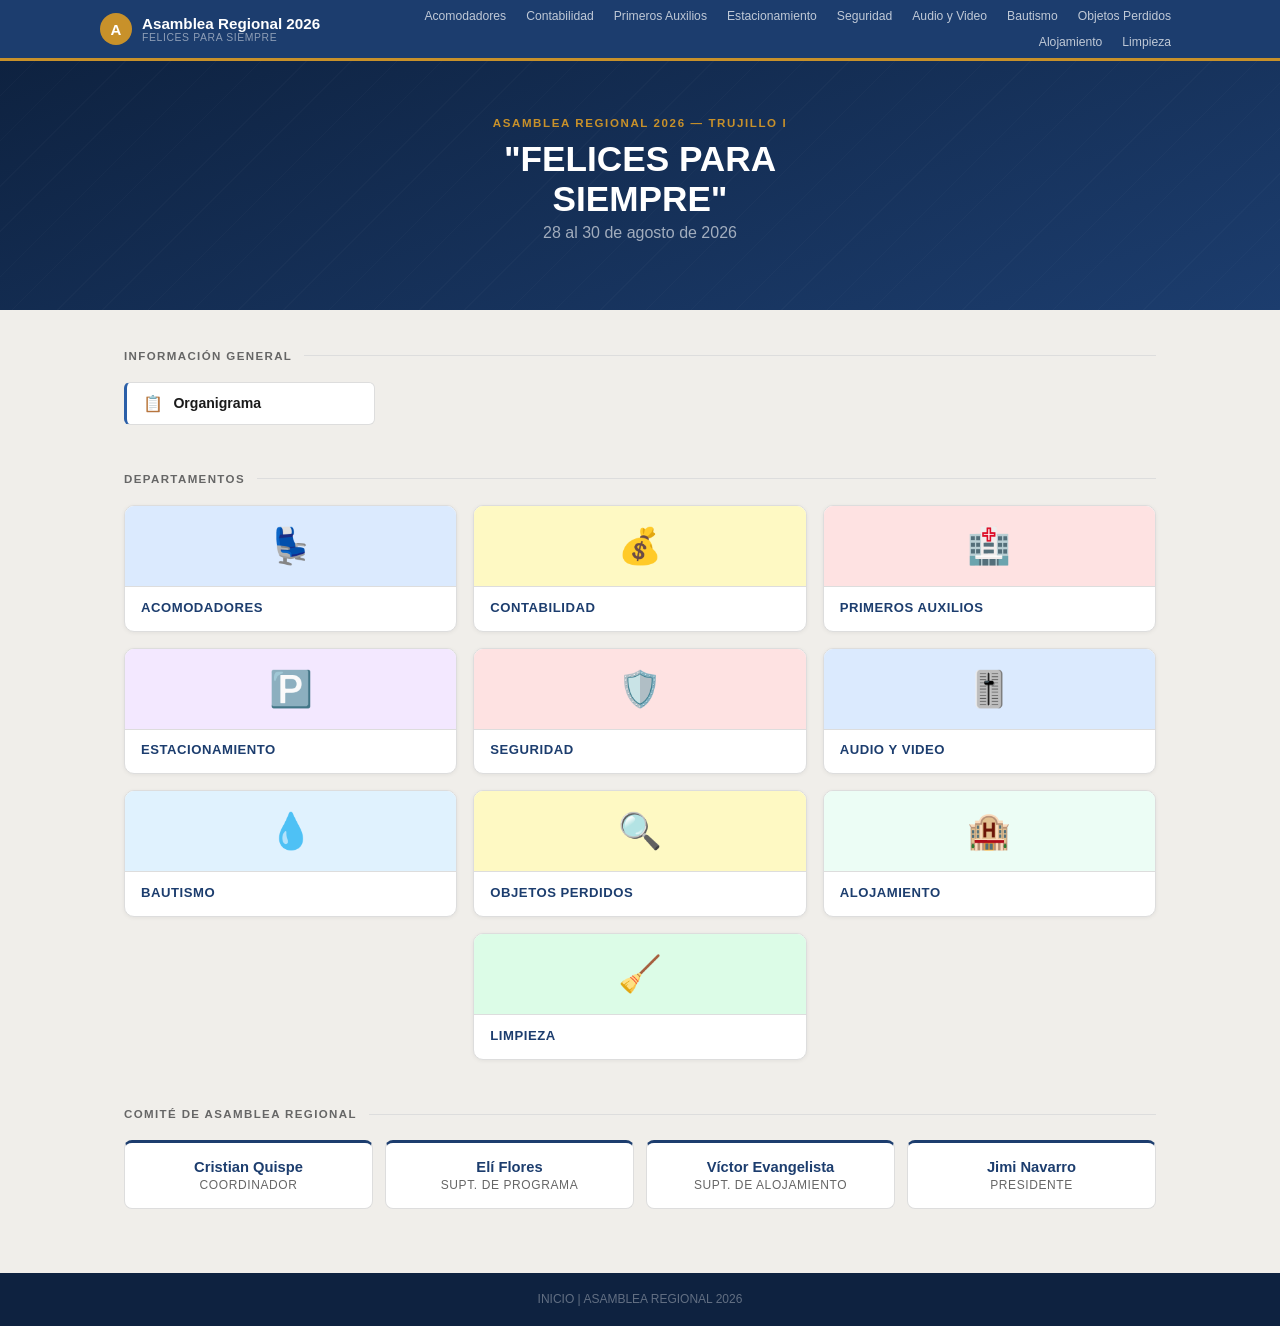
<file: index.html>
<!DOCTYPE html>
<html lang="es">
<head>
  <meta charset="UTF-8">
  <meta name="viewport" content="width=device-width, initial-scale=1.0">
  <title>Asamblea Regional — Inicio</title>
  <link rel="stylesheet" href="style.css">
  <script src="main.js" defer></script>
</head>
<body>

  <header class="site-header">
    <div class="header-inner">
      <a href="index.html" class="site-logo">
        <div class="logo-icon">A</div>
        <div>
          <div class="logo-text">Asamblea Regional 2026</div>
          <div class="logo-sub">Felices para siempre</div>
        </div>
      </a>
      <nav class="header-nav">
        <a href="acomodadores.html">Acomodadores</a>
        <a href="contabilidad.html">Contabilidad</a>
        <a href="primeros-auxilios.html">Primeros Auxilios</a>
        <a href="estacionamiento.html">Estacionamiento</a>
        <a href="seguridad.html">Seguridad</a>
        <a href="audio-video.html">Audio y Video</a>
        <a href="bautismo.html">Bautismo</a>
        <a href="objetos-perdidos.html">Objetos Perdidos</a>
        <a href="alojamiento.html">Alojamiento</a>
        <a href="limpieza.html">Limpieza</a>
      </nav>
    </div>
  </header>

  <section class="hero">
    <div class="hero-inner">
      <p class="hero-eyebrow">Asamblea Regional 2026 &mdash; Trujillo I</p>
      <h1>"FELICES PARA<br>SIEMPRE"</h1>
      <p class="hero-subtitle">28 al 30 de agosto de 2026</p>
    </div>
  </section>

  <main>

    <!-- INFORMACIÓN GENERAL -->
    <section>
      <div class="section-header"><h2>Información General</h2></div>
      <div class="info-list">
        <a href="" class="info-item">
          <span class="doc-icon">📋</span>
          <span class="doc-name">Organigrama</span>
        </a>
      </div>
    </section>

    <!-- DEPARTAMENTOS -->
    <section>
      <div class="section-header"><h2>Departamentos</h2></div>
      <div class="dept-grid">

        <a href="acomodadores.html" class="dept-card">
          <div class="dept-card-banner banner-1">💺</div>
          <div class="dept-card-body">
            <div class="dept-card-name">Acomodadores</div>
          </div>
        </a>

        <a href="contabilidad.html" class="dept-card">
          <div class="dept-card-banner banner-4">💰</div>
          <div class="dept-card-body">
            <div class="dept-card-name">Contabilidad</div>
          </div>
        </a>

        <a href="primeros-auxilios.html" class="dept-card">
          <div class="dept-card-banner banner-5">🏥</div>
          <div class="dept-card-body">
            <div class="dept-card-name">Primeros Auxilios</div>
          </div>
        </a>

        <a href="estacionamiento.html" class="dept-card">
          <div class="dept-card-banner banner-7">🅿️</div>
          <div class="dept-card-body">
            <div class="dept-card-name">Estacionamiento</div>
          </div>
        </a>

        <a href="seguridad.html" class="dept-card">
          <div class="dept-card-banner banner-5">🛡️</div>
          <div class="dept-card-body">
            <div class="dept-card-name">Seguridad</div>
          </div>
        </a>

        <a href="audio-video.html" class="dept-card">
          <div class="dept-card-banner banner-1">🎚️</div>
          <div class="dept-card-body">
            <div class="dept-card-name">Audio y Video</div>
          </div>
        </a>

        <a href="bautismo.html" class="dept-card">
          <div class="dept-card-banner banner-6">💧</div>
          <div class="dept-card-body">
            <div class="dept-card-name">Bautismo</div>
          </div>
        </a>

        <a href="objetos-perdidos.html" class="dept-card">
          <div class="dept-card-banner banner-4">🔍</div>
          <div class="dept-card-body">
            <div class="dept-card-name">Objetos Perdidos</div>
          </div>
        </a>

        <a href="alojamiento.html" class="dept-card">
          <div class="dept-card-banner banner-9">🏨</div>
          <div class="dept-card-body">
            <div class="dept-card-name">Alojamiento</div>
          </div>
        </a>

        <a href="limpieza.html" class="dept-card">
          <div class="dept-card-banner banner-3">🧹</div>
          <div class="dept-card-body">
            <div class="dept-card-name">Limpieza</div>
          </div>
        </a>

      </div>
    </section>

    <!-- COMITÉ -->
    <section>
      <div class="section-header"><h2>Comité de Asamblea Regional</h2></div>
      <div class="comite-grid">
        <div class="comite-card">
          <div class="comite-name">Cristian Quispe</div>
          <div class="comite-role">Coordinador</div>
        </div>
        <div class="comite-card">
          <div class="comite-name">Elí Flores</div>
          <div class="comite-role">Supt. de Programa</div>
        </div>
        <div class="comite-card">
          <div class="comite-name">Víctor Evangelista</div>
          <div class="comite-role">Supt. de Alojamiento</div>
        </div>
        <div class="comite-card">
          <div class="comite-name">Jimi Navarro</div>
          <div class="comite-role">Presidente</div>
        </div>
      </div>
    </section>

  </main>

  <footer>
    <p>INICIO | ASAMBLEA REGIONAL 2026</p>
  </footer>

</body>
</html>
</file>
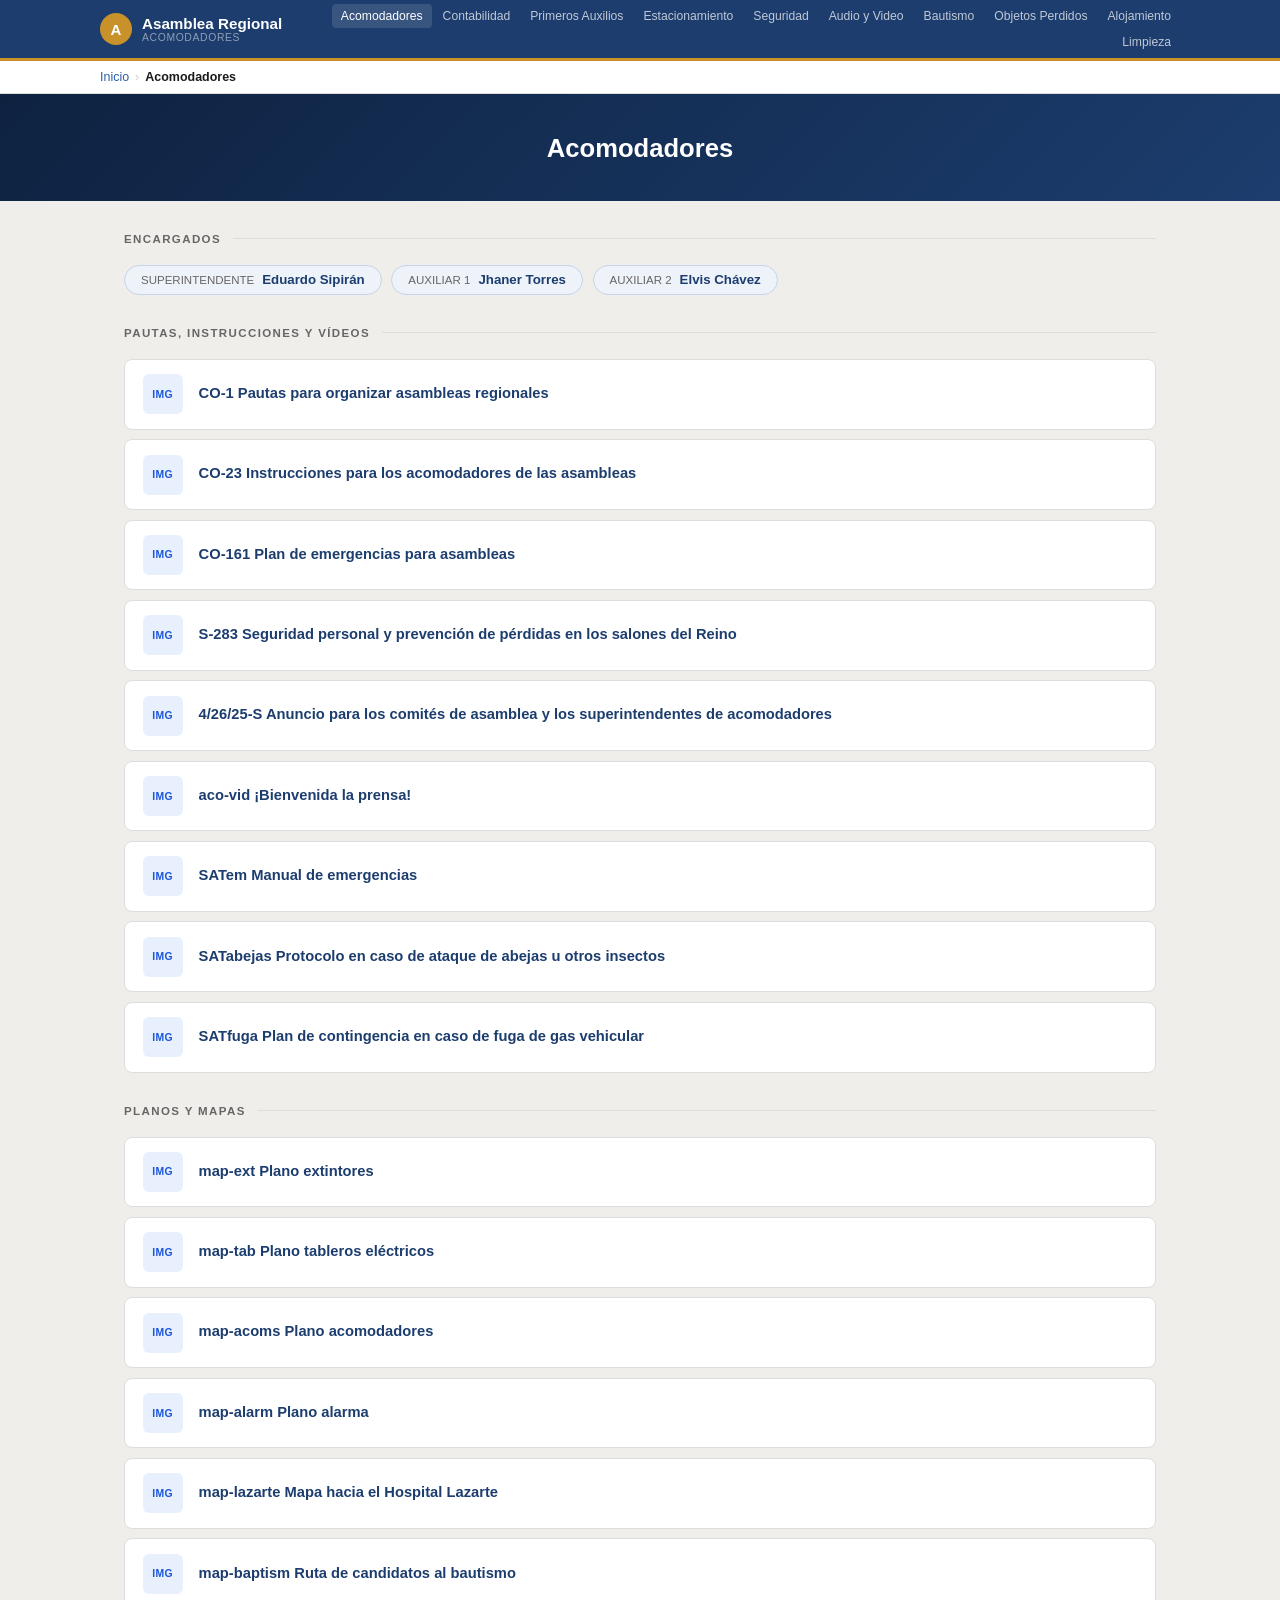
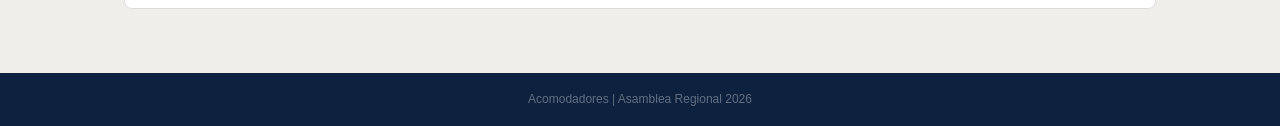
<file: acomodadores.html>
<!DOCTYPE html>
<html lang="es">
<head>
  <meta charset="UTF-8">
  <meta name="viewport" content="width=device-width, initial-scale=1.0">
  <title>Acomodadores — Asamblea Regional</title>
  <link rel="stylesheet" href="style.css">
  <script src="main.js" defer></script>
</head>
<body>

  <header class="site-header">
    <div class="header-inner">
      <a href="index.html" class="site-logo">
        <div class="logo-icon">A</div>
        <div>
          <div class="logo-text">Asamblea Regional</div>
          <div class="logo-sub">ACOMODADORES</div>
        </div>
      </a>
        <nav class="header-nav">
          <a href="acomodadores.html">Acomodadores</a>
          <a href="contabilidad.html">Contabilidad</a>
          <a href="primeros-auxilios.html">Primeros Auxilios</a>
          <a href="estacionamiento.html">Estacionamiento</a>
          <a href="seguridad.html">Seguridad</a>
          <a href="audio-video.html">Audio y Video</a>
          <a href="bautismo.html">Bautismo</a>
          <a href="objetos-perdidos.html">Objetos Perdidos</a>
          <a href="alojamiento.html">Alojamiento</a>
          <a href="limpieza.html">Limpieza</a>
        </nav>
    </div>
  </header>

  <div class="breadcrumb">
    <div class="breadcrumb-inner">
      <a href="index.html">Inicio</a>
      <span class="sep">›</span> 
      <span class="current">Acomodadores</span>
    </div>
  </div>

  <section class="dept-hero">
    <h1>Acomodadores</h1>
  </section>

  <div class="dept-page-inner">

    <section>
      <div class="section-header"><h2>ENCARGADOS</h2></div>
      <div class="supervisors">
        <div class="supervisor-tag">
          <span class="role">SUPERINTENDENTE</span>
          <strong>Eduardo Sipirán</strong>
        </div>
        <div class="supervisor-tag">
          <span class="role">AUXILIAR 1</span>
          <strong>Jhaner Torres</strong>
        </div>
        <div class="supervisor-tag">
          <span class="role">AUXILIAR 2</span>
          <strong>Elvis Chávez</strong>
        </div>
      </div>
    </section>

    <section>
      <div class="section-header"><h2>PAUTAS, INSTRUCCIONES Y VÍDEOS</h2></div>
      <div class="doc-list">

        <a href="" class="doc-item">
          <div class="doc-badge art">IMG</div>
          <div class="doc-item-info">
            <div class="doc-title"><b>CO-1</b> Pautas para organizar asambleas regionales</div>
          </div>
        </a>

        <a href="" class="doc-item">
          <div class="doc-badge art">IMG</div>
          <div class="doc-item-info">
            <div class="doc-title"><b>CO-23</b> Instrucciones para los acomodadores de las asambleas</div>
          </div>
        </a>

        <a href="" class="doc-item">
          <div class="doc-badge art">IMG</div>
          <div class="doc-item-info">
            <div class="doc-title"><b>CO-161</b> Plan de emergencias para asambleas</div>
          </div>
        </a>

        <a href="" class="doc-item">
          <div class="doc-badge art">IMG</div>
          <div class="doc-item-info">
            <div class="doc-title"><b>S-283</b> Seguridad personal y prevención de pérdidas en los salones del Reino</div>
          </div>
        </a>

        <a href="" class="doc-item">
          <div class="doc-badge art">IMG</div>
          <div class="doc-item-info">
            <div class="doc-title"><b>4/26/25-S</b> Anuncio para los comités de asamblea y los superintendentes de acomodadores</div>
          </div>
        </a>

        <a href="" class="doc-item">
          <div class="doc-badge art">IMG</div>
          <div class="doc-item-info">
            <div class="doc-title"><b>aco-vid</b> ¡Bienvenida la prensa!</div>
          </div>
        </a>

        <a href="" class="doc-item">
          <div class="doc-badge art">IMG</div>
          <div class="doc-item-info">
            <div class="doc-title"><b>SATem</b> Manual de emergencias</div>
          </div>
        </a>

        <a href="" class="doc-item">
          <div class="doc-badge art">IMG</div>
          <div class="doc-item-info">
            <div class="doc-title"><b>SATabejas</b> Protocolo en caso de ataque de abejas u otros insectos</div>
          </div>
        </a>

        <a href="" class="doc-item">
          <div class="doc-badge art">IMG</div>
          <div class="doc-item-info">
            <div class="doc-title"><b>SATfuga</b> Plan de contingencia en caso de fuga de gas vehicular</div>
          </div>
        </a>
      </div>
    </section>
    
    <section>
      <div class="section-header"><h2>PLANOS Y MAPAS</h2></div>
      <div class="doc-list">

        <a href="" class="doc-item">
          <div class="doc-badge art">IMG</div>
          <div class="doc-item-info">
            <div class="doc-title"><b>map-ext</b> Plano extintores</div>
          </div>
        </a>

        <a href="" class="doc-item">
          <div class="doc-badge art">IMG</div>
          <div class="doc-item-info">
            <div class="doc-title"><b>map-tab</b> Plano tableros eléctricos</div>
          </div>
        </a>

        <a href="" class="doc-item">
          <div class="doc-badge art">IMG</div>
          <div class="doc-item-info">
            <div class="doc-title"><b>map-acoms</b> Plano acomodadores</div>
          </div>
        </a>

        <a href="" class="doc-item">
          <div class="doc-badge art">IMG</div>
          <div class="doc-item-info">
            <div class="doc-title"><b>map-alarm</b> Plano alarma</div>
          </div>
        </a>

        <a href="" class="doc-item">
          <div class="doc-badge art">IMG</div>
          <div class="doc-item-info">
            <div class="doc-title"><b>map-lazarte</b> Mapa hacia el Hospital Lazarte</div>
          </div>
        </a>

        <a href="" class="doc-item">
          <div class="doc-badge art">IMG</div>
          <div class="doc-item-info">
            <div class="doc-title"><b>map-baptism</b> Ruta de candidatos al bautismo</div>
          </div>
        </a>
      </div>
    </section>
  </div>

  <footer>
    <p>Acomodadores | Asamblea Regional 2026</p>
  </footer>

</body>
</html>
</file>
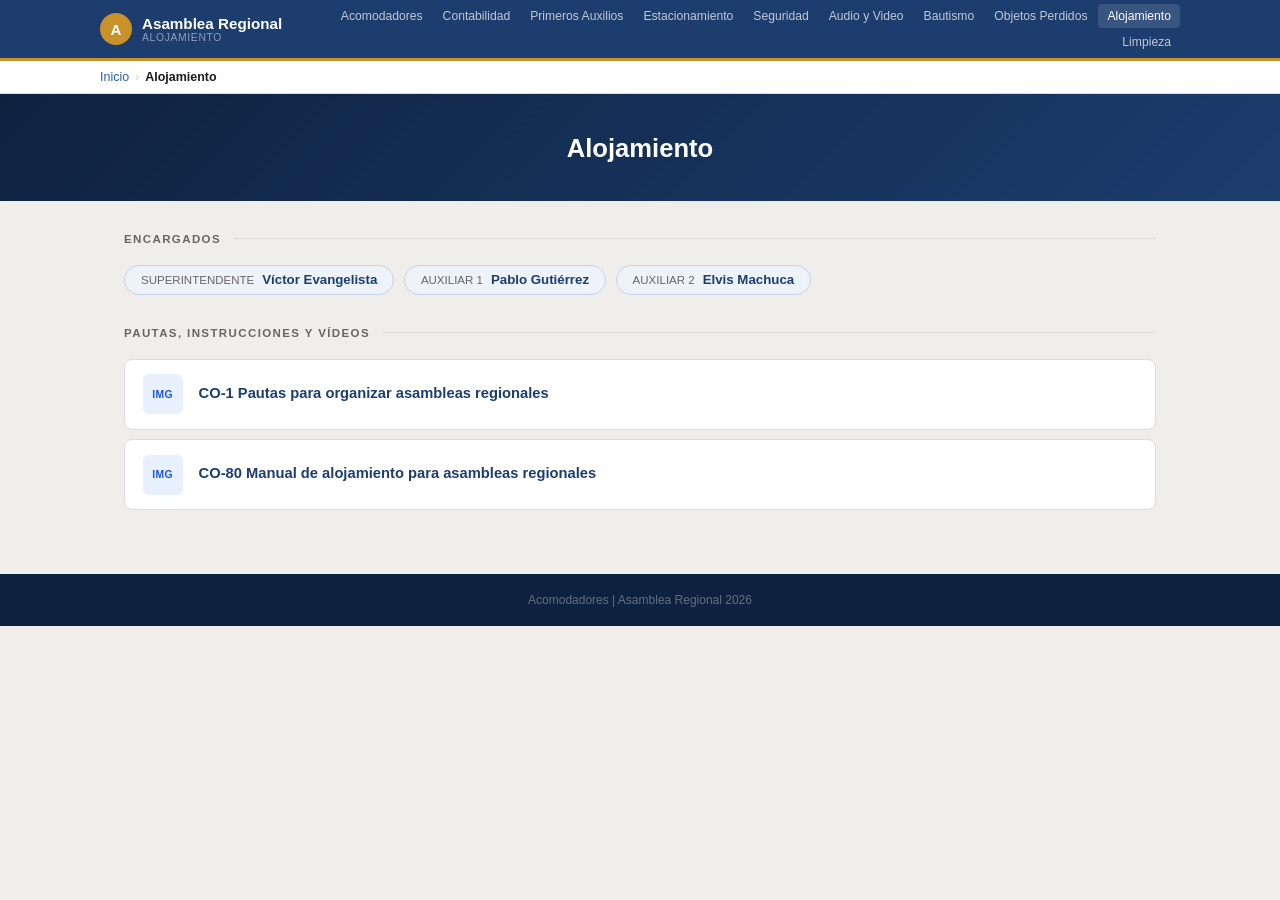
<file: alojamiento.html>
<!DOCTYPE html>
<html lang="es">
<head>
  <meta charset="UTF-8">
  <meta name="viewport" content="width=device-width, initial-scale=1.0">
  <title>Alojamiento — Asamblea Regional</title>
  <link rel="stylesheet" href="style.css">
  <script src="main.js" defer></script>
</head>
<body>

  <header class="site-header">
    <div class="header-inner">
      <a href="index.html" class="site-logo">
        <div class="logo-icon">A</div>
        <div>
          <div class="logo-text">Asamblea Regional</div>
          <div class="logo-sub">ALOJAMIENTO</div>
        </div>
      </a>
        <nav class="header-nav">
          <a href="acomodadores.html">Acomodadores</a>
          <a href="contabilidad.html">Contabilidad</a>
          <a href="primeros-auxilios.html">Primeros Auxilios</a>
          <a href="estacionamiento.html">Estacionamiento</a>
          <a href="seguridad.html">Seguridad</a>
          <a href="audio-video.html">Audio y Video</a>
          <a href="bautismo.html">Bautismo</a>
          <a href="objetos-perdidos.html">Objetos Perdidos</a>
          <a href="alojamiento.html">Alojamiento</a>
          <a href="limpieza.html">Limpieza</a>
        </nav>
    </div>
  </header>

  <div class="breadcrumb">
    <div class="breadcrumb-inner">
      <a href="index.html">Inicio</a>
      <span class="sep">›</span> 
      <span class="current">Alojamiento</span>
    </div>
  </div>

  <section class="dept-hero">
    <h1>Alojamiento</h1>
  </section>

  <div class="dept-page-inner">

    <section>
      <div class="section-header"><h2>ENCARGADOS</h2></div>
      <div class="supervisors">
        <div class="supervisor-tag">
          <span class="role">SUPERINTENDENTE</span>
          <strong>Víctor Evangelista</strong>
        </div>
        <div class="supervisor-tag">
          <span class="role">AUXILIAR 1</span>
          <strong>Pablo Gutiérrez</strong>
        </div>
        <div class="supervisor-tag">
          <span class="role">AUXILIAR 2</span>
          <strong>Elvis Machuca</strong>
        </div>
      </div>
    </section>

    <section>
      <div class="section-header"><h2>PAUTAS, INSTRUCCIONES Y VÍDEOS</h2></div>
      <div class="doc-list">

        <a href="" class="doc-item">
          <div class="doc-badge art">IMG</div>
          <div class="doc-item-info">
            <div class="doc-title"><b>CO-1</b> Pautas para organizar asambleas regionales</div>
          </div>
        </a>

        <a href="" class="doc-item">
          <div class="doc-badge art">IMG</div>
          <div class="doc-item-info">
            <div class="doc-title"><b>CO-80</b> Manual de alojamiento para asambleas regionales</div>
          </div>
        </a>
      </div>
    </section>
  </div>

  <footer>
    <p>Acomodadores | Asamblea Regional 2026</p>
  </footer>

</body>
</html>
</file>
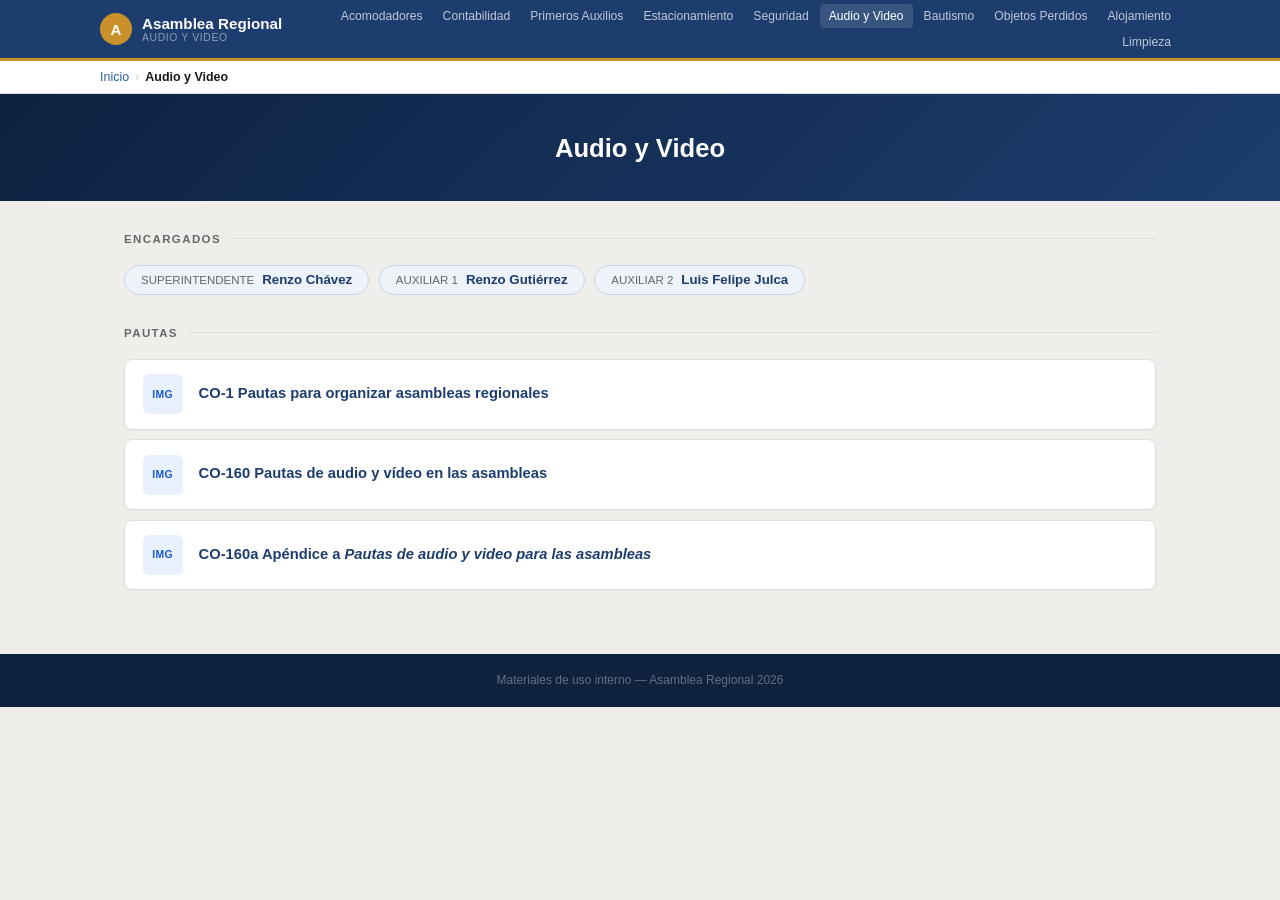
<file: audio-video.html>
<!DOCTYPE html>
<html lang="es">
<head>
  <meta charset="UTF-8">
  <meta name="viewport" content="width=device-width, initial-scale=1.0">
  <title>Audio y Video — Asamblea Regional</title>
  <link rel="stylesheet" href="style.css">
  <script src="main.js" defer></script>
</head>
<body>

  <header class="site-header">
    <div class="header-inner">
      <a href="index.html" class="site-logo">
        <div class="logo-icon">A</div>
        <div>
          <div class="logo-text">Asamblea Regional</div>
          <div class="logo-sub">AUDIO Y VIDEO</div>
        </div>
      </a>
      <nav class="header-nav">
        <a href="acomodadores.html">Acomodadores</a>
        <a href="contabilidad.html">Contabilidad</a>
        <a href="primeros-auxilios.html">Primeros Auxilios</a>
        <a href="estacionamiento.html">Estacionamiento</a>
        <a href="seguridad.html">Seguridad</a>
        <a href="audio-video.html">Audio y Video</a>
        <a href="bautismo.html">Bautismo</a>
        <a href="objetos-perdidos.html">Objetos Perdidos</a>
        <a href="alojamiento.html">Alojamiento</a>
        <a href="limpieza.html">Limpieza</a>
      </nav>
    </div>
  </header>

  <div class="breadcrumb">
    <div class="breadcrumb-inner">
      <a href="index.html">Inicio</a>
      <span class="sep">›</span> 
      <span class="current">Audio y Video</span>
    </div>
  </div>

  <section class="dept-hero">
    <h1>Audio y Video</h1>
  </section>

  <div class="dept-page-inner">

    <section>
      <div class="section-header"><h2>ENCARGADOS</h2></div>
      <div class="supervisors">
        <div class="supervisor-tag">
          <span class="role">SUPERINTENDENTE</span>
          <strong>Renzo Chávez</strong>
        </div>
        <div class="supervisor-tag">
          <span class="role">AUXILIAR 1</span>
          <strong>Renzo Gutiérrez</strong>
        </div>
        <div class="supervisor-tag">
          <span class="role">AUXILIAR 2</span>
          <strong>Luis Felipe Julca</strong>
        </div>
      </div>
    </section>

    <section>
      <div class="section-header"><h2> PAUTAS</h2></div>
      <div class="doc-list">

        <a href="" class="doc-item">
          <div class="doc-badge art">IMG</div>
          <div class="doc-item-info">
            <div class="doc-title"><b>CO-1</b> Pautas para organizar asambleas regionales</div>
          </div>
        </a>
        <a href="CO-160.html" class="doc-item">
          <div class="doc-badge art">IMG</div>
          <div class="doc-item-info">
            <div class="doc-title">CO-160 <b>Pautas de audio y vídeo en las asambleas</b></div>
          </div>
        </a>

        <a href="CO-160a.html" class="doc-item">
          <div class="doc-badge art">IMG</div>
          <div class="doc-item-info">
            <div class="doc-title">CO-160a <b>Apéndice a <i>Pautas de audio y video para las asambleas</i></b></div>
          </div>
        </a>
      </div>
    </section>

  </div>

  <footer>
    <p>Materiales de uso interno &mdash; Asamblea Regional 2026</p>
  </footer>

</body>
</html>
</file>
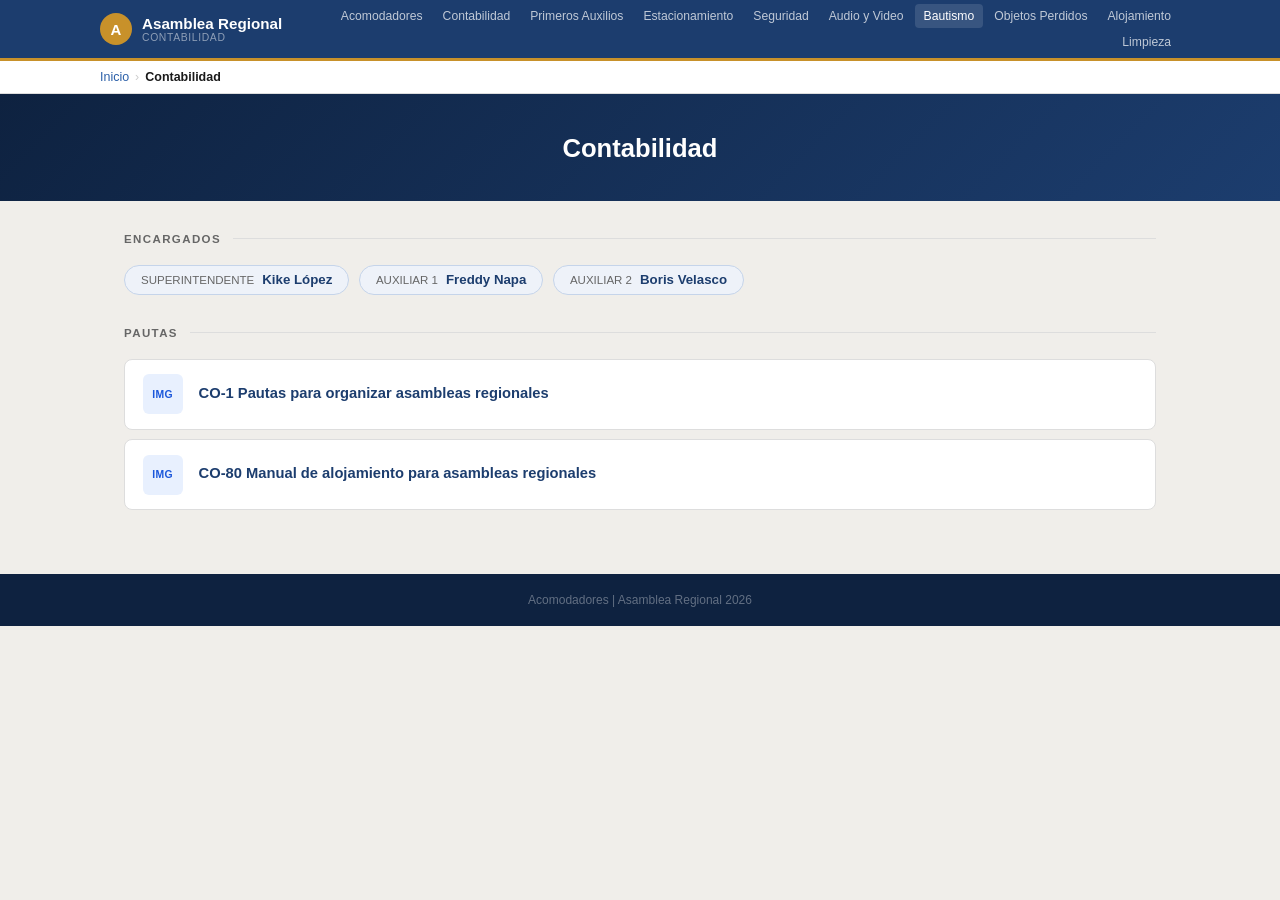
<file: bautismo.html>
<!DOCTYPE html>
<html lang="es">
<head>
  <meta charset="UTF-8">
  <meta name="viewport" content="width=device-width, initial-scale=1.0">
  <title>Contabilidad — Asamblea Regional</title>
  <link rel="stylesheet" href="style.css">
  <script src="main.js" defer></script>
</head>
<body>

  <header class="site-header">
    <div class="header-inner">
      <a href="index.html" class="site-logo">
        <div class="logo-icon">A</div>
        <div>
          <div class="logo-text">Asamblea Regional</div>
          <div class="logo-sub">CONTABILIDAD</div>
        </div>
      </a>
        <nav class="header-nav">
          <a href="acomodadores.html">Acomodadores</a>
          <a href="contabilidad.html">Contabilidad</a>
          <a href="primeros-auxilios.html">Primeros Auxilios</a>
          <a href="estacionamiento.html">Estacionamiento</a>
          <a href="seguridad.html">Seguridad</a>
          <a href="audio-video.html">Audio y Video</a>
          <a href="bautismo.html">Bautismo</a>
          <a href="objetos-perdidos.html">Objetos Perdidos</a>
          <a href="alojamiento.html">Alojamiento</a>
          <a href="limpieza.html">Limpieza</a>
        </nav>
    </div>
  </header>

  <div class="breadcrumb">
    <div class="breadcrumb-inner">
      <a href="index.html">Inicio</a>
      <span class="sep">›</span> 
      <span class="current">Contabilidad</span>
    </div>
  </div>

  <section class="dept-hero">
    <h1>Contabilidad</h1>
  </section>

  <div class="dept-page-inner">

    <section>
      <div class="section-header"><h2>ENCARGADOS</h2></div>
      <div class="supervisors">
        <div class="supervisor-tag">
          <span class="role">SUPERINTENDENTE</span>
          <strong>Kike López</strong>
        </div>
        <div class="supervisor-tag">
          <span class="role">AUXILIAR 1</span>
          <strong>Freddy Napa</strong>
        </div>
        <div class="supervisor-tag">
          <span class="role">AUXILIAR 2</span>
          <strong>Boris Velasco</strong>
        </div>
      </div>
    </section>

    <section>
      <div class="section-header"><h2>PAUTAS</h2></div>
      <div class="doc-list">

        <a href="" class="doc-item">
          <div class="doc-badge art">IMG</div>
          <div class="doc-item-info">
            <div class="doc-title"><b>CO-1</b> Pautas para organizar asambleas regionales</div>
          </div>
        </a>

        <a href="" class="doc-item">
          <div class="doc-badge art">IMG</div>
          <div class="doc-item-info">
            <div class="doc-title"><b>CO-80</b> Manual de alojamiento para asambleas regionales</div>
          </div>
        </a>
      </div>
    </section>
  </div>

  <footer>
    <p>Acomodadores | Asamblea Regional 2026</p>
  </footer>

</body>
</html>
</file>
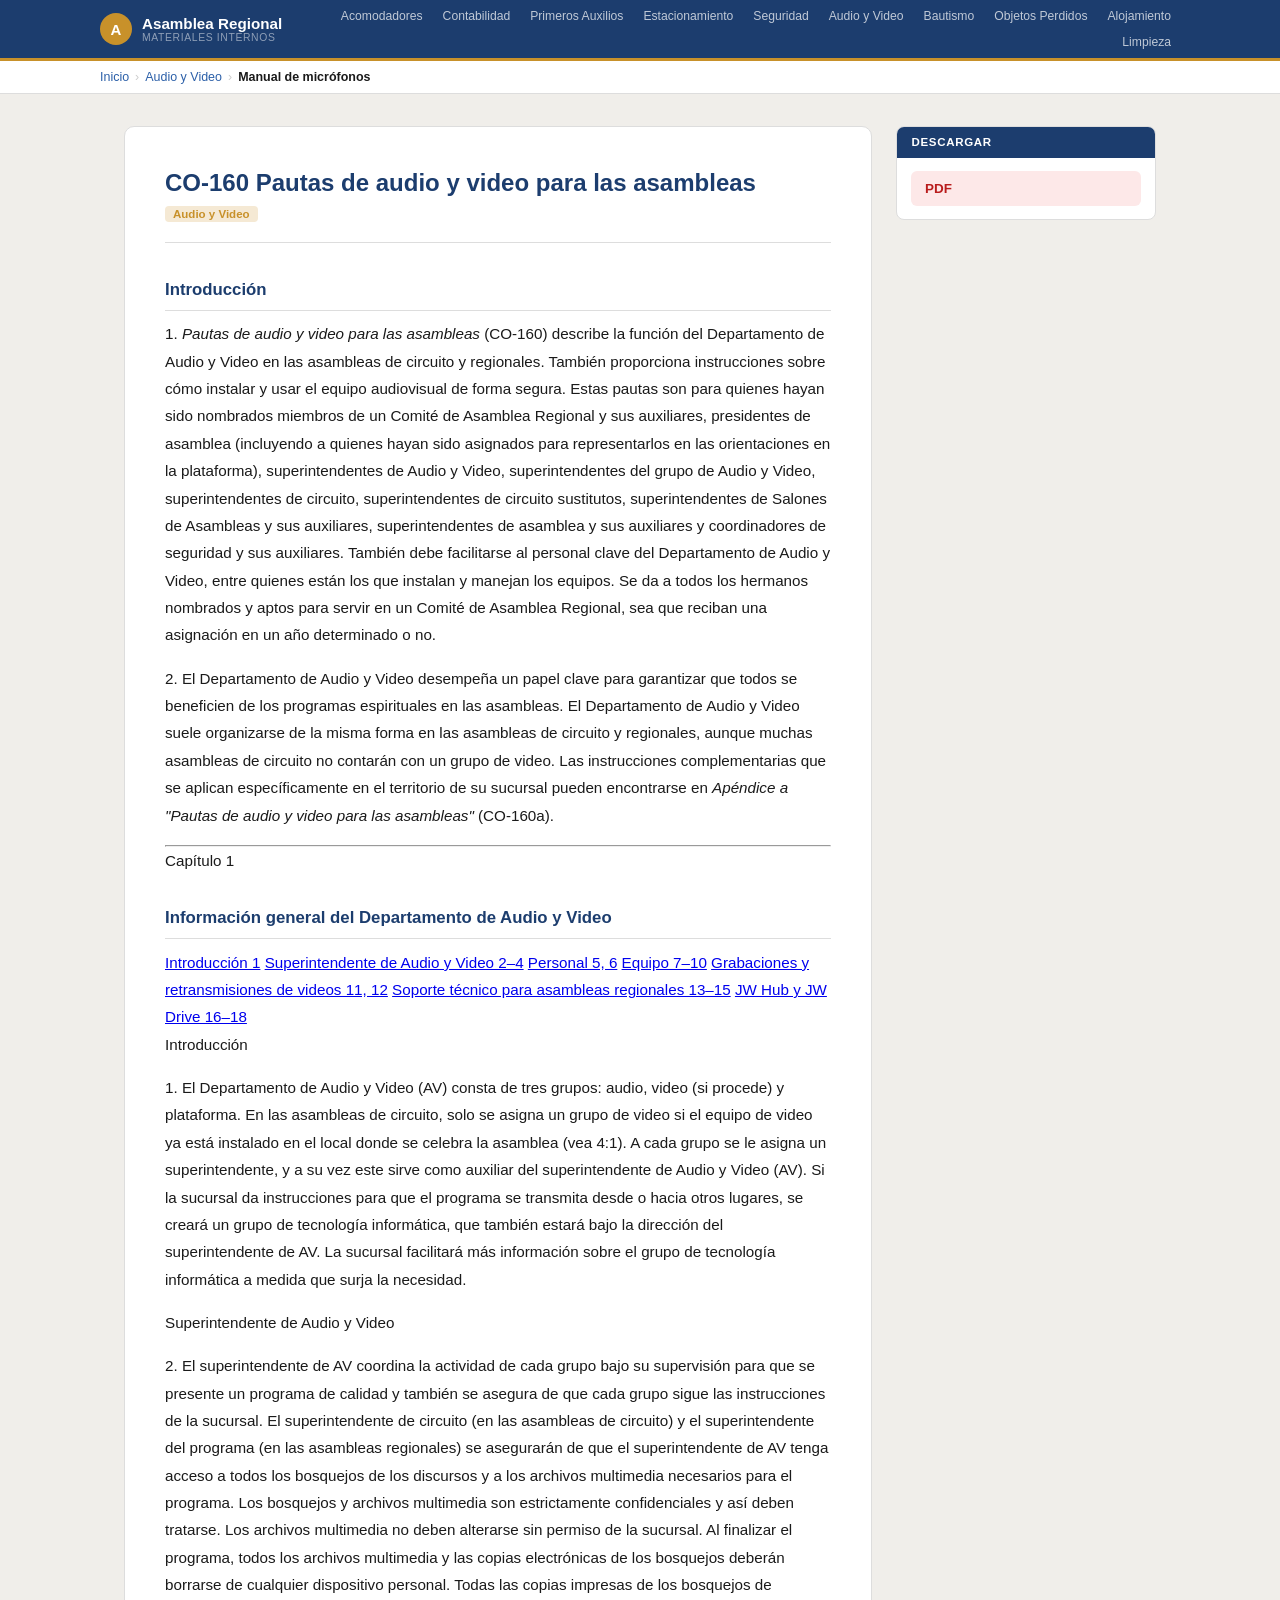
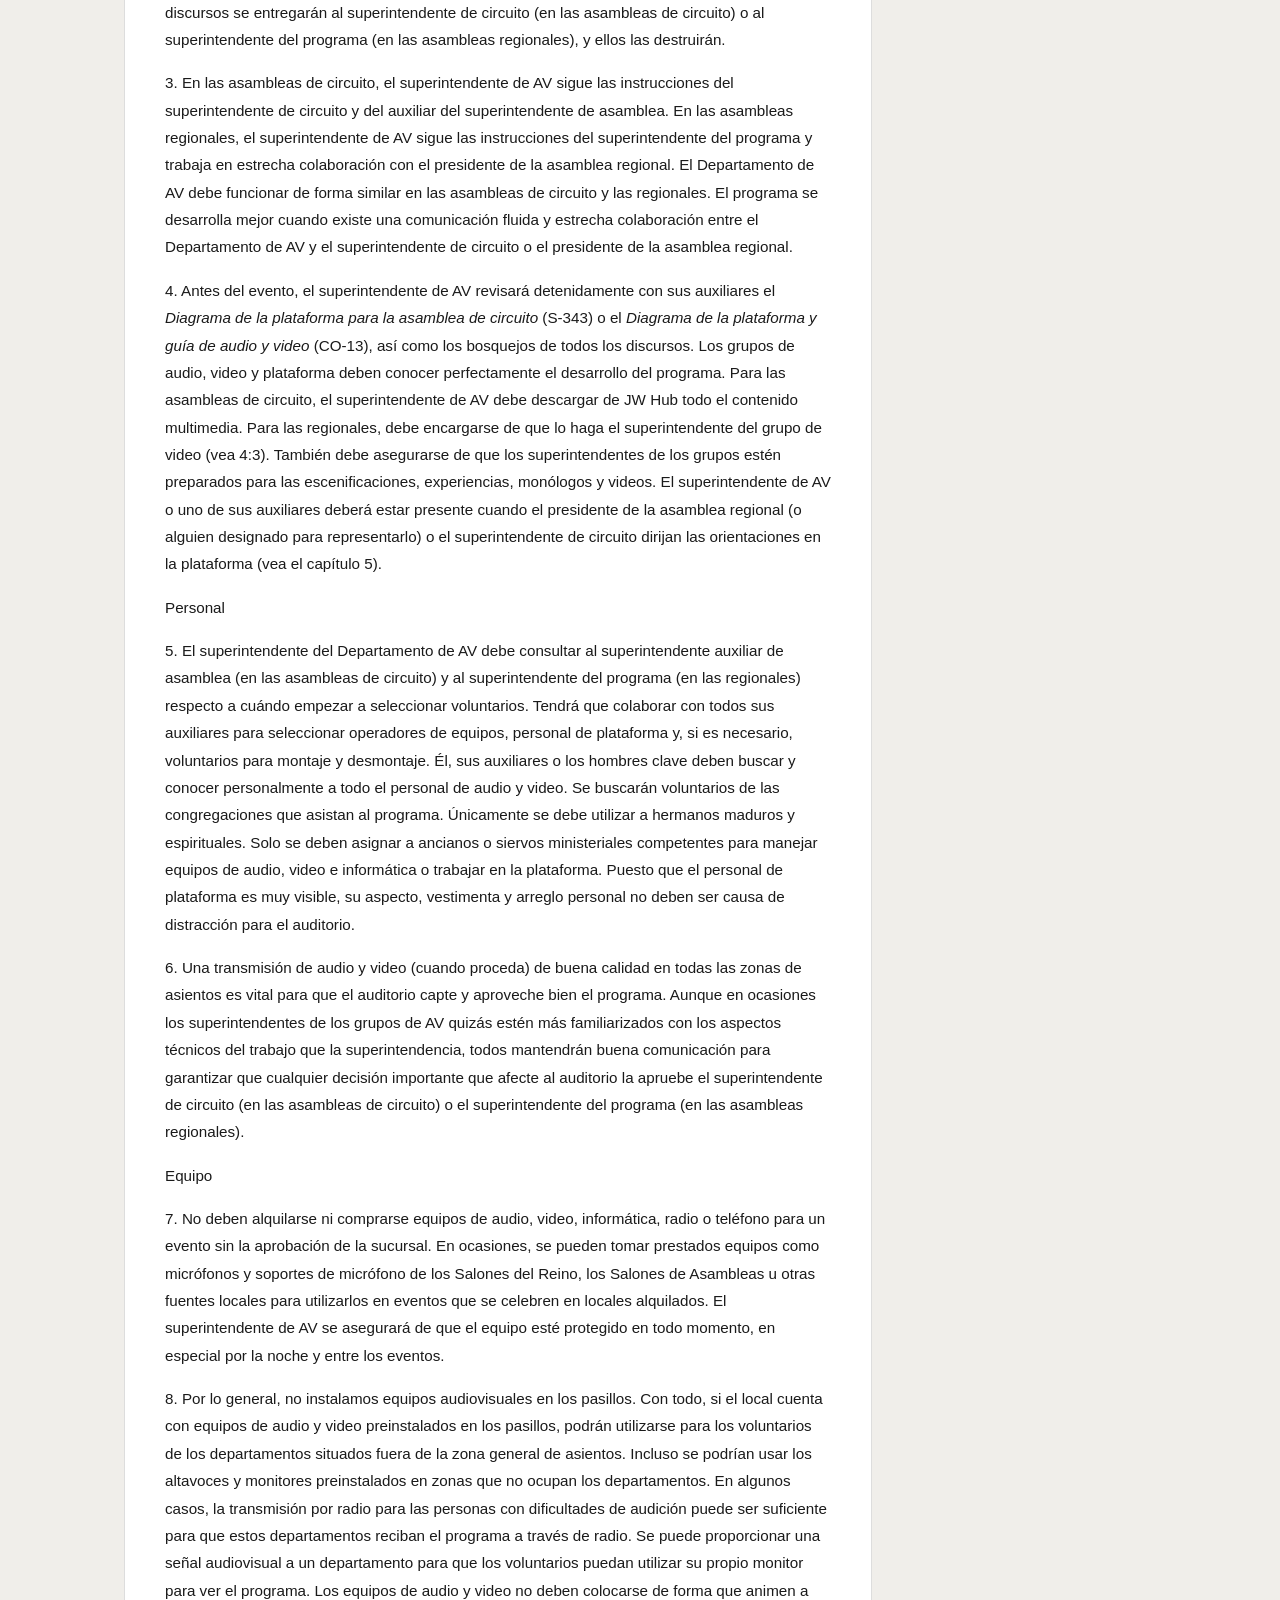
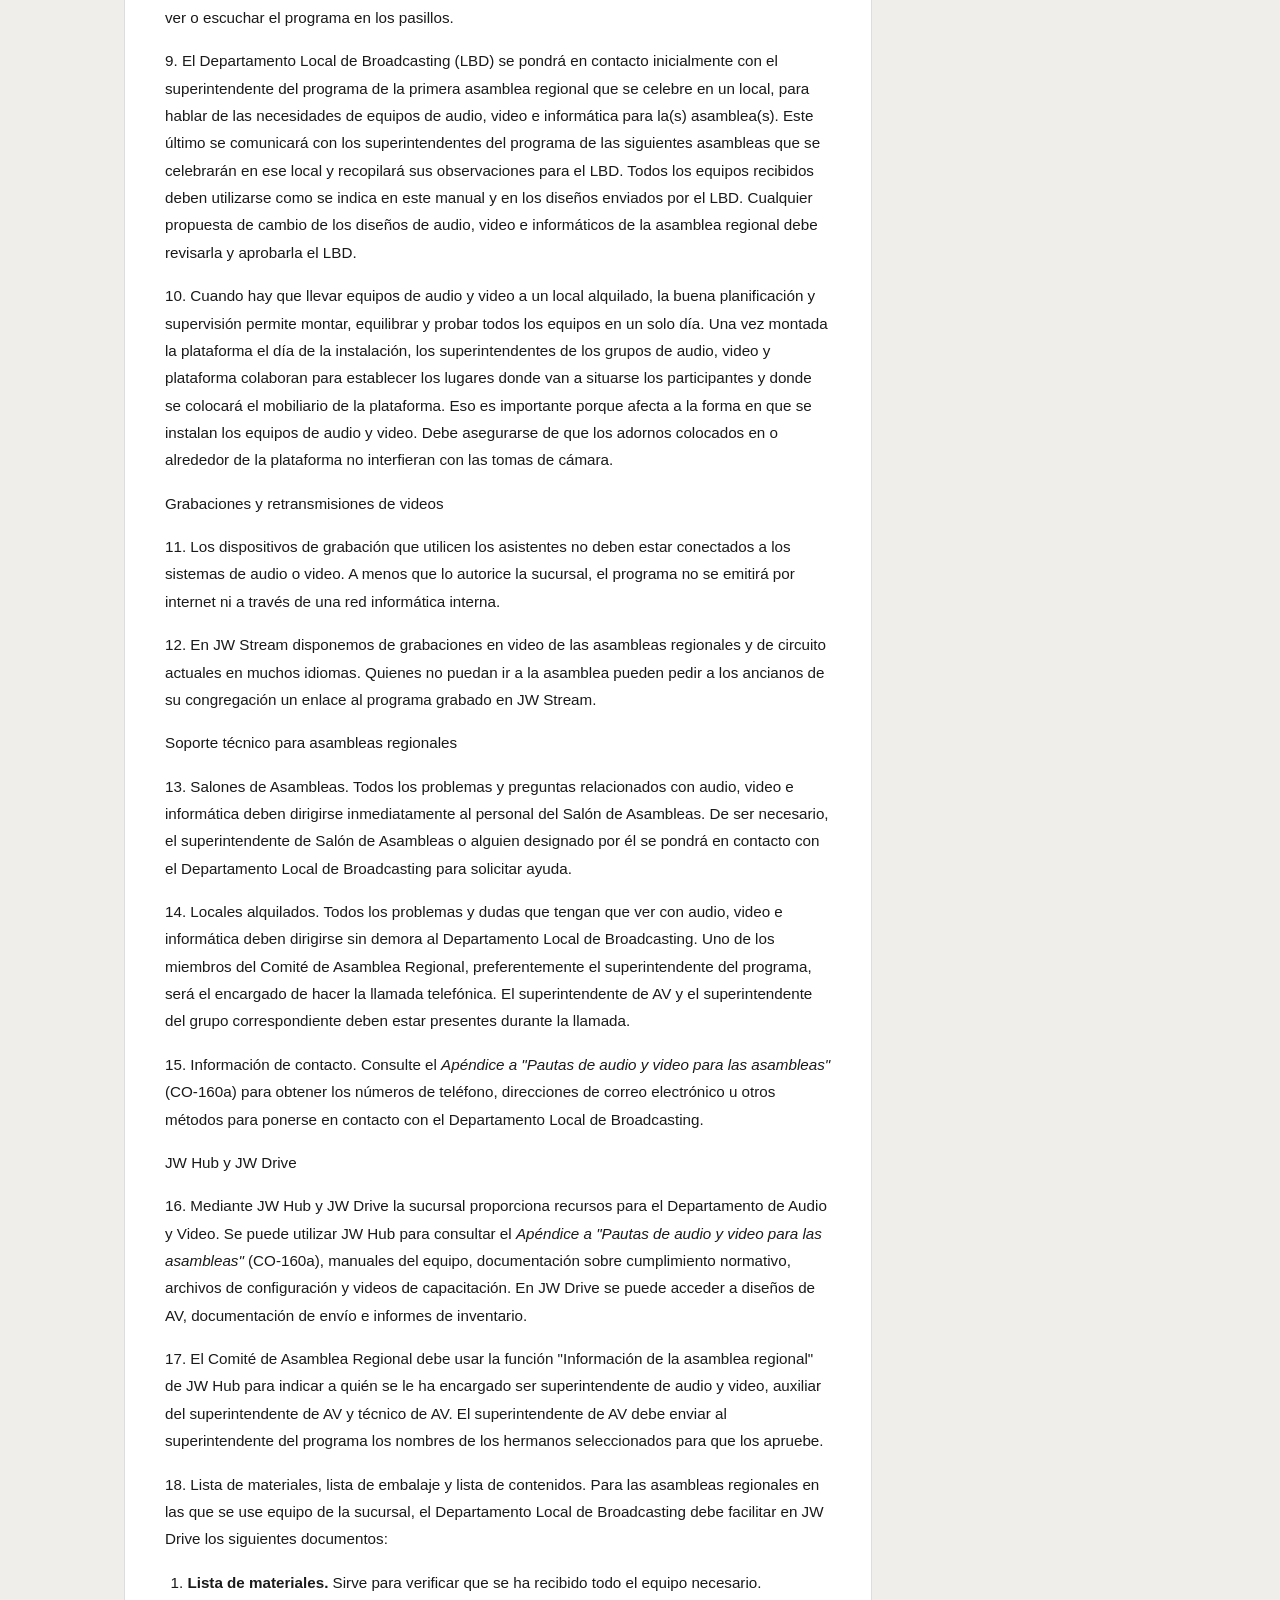
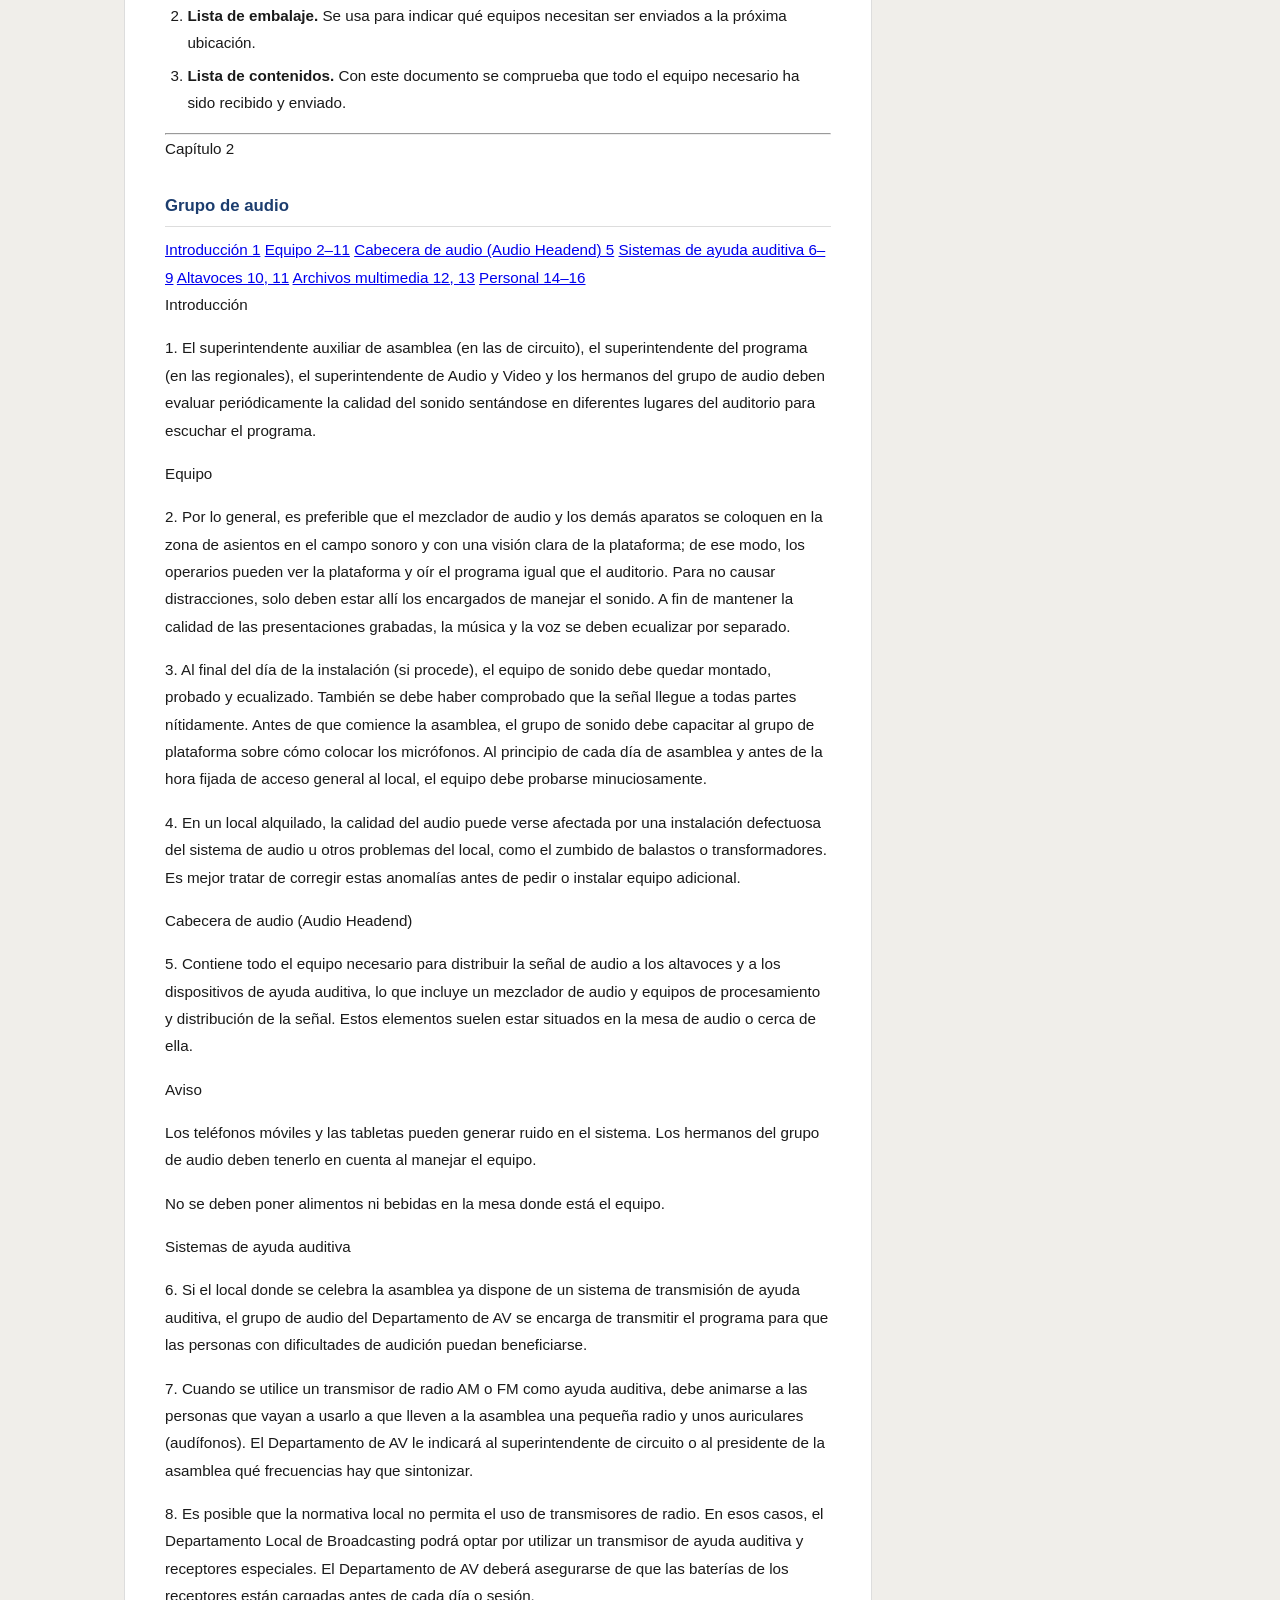
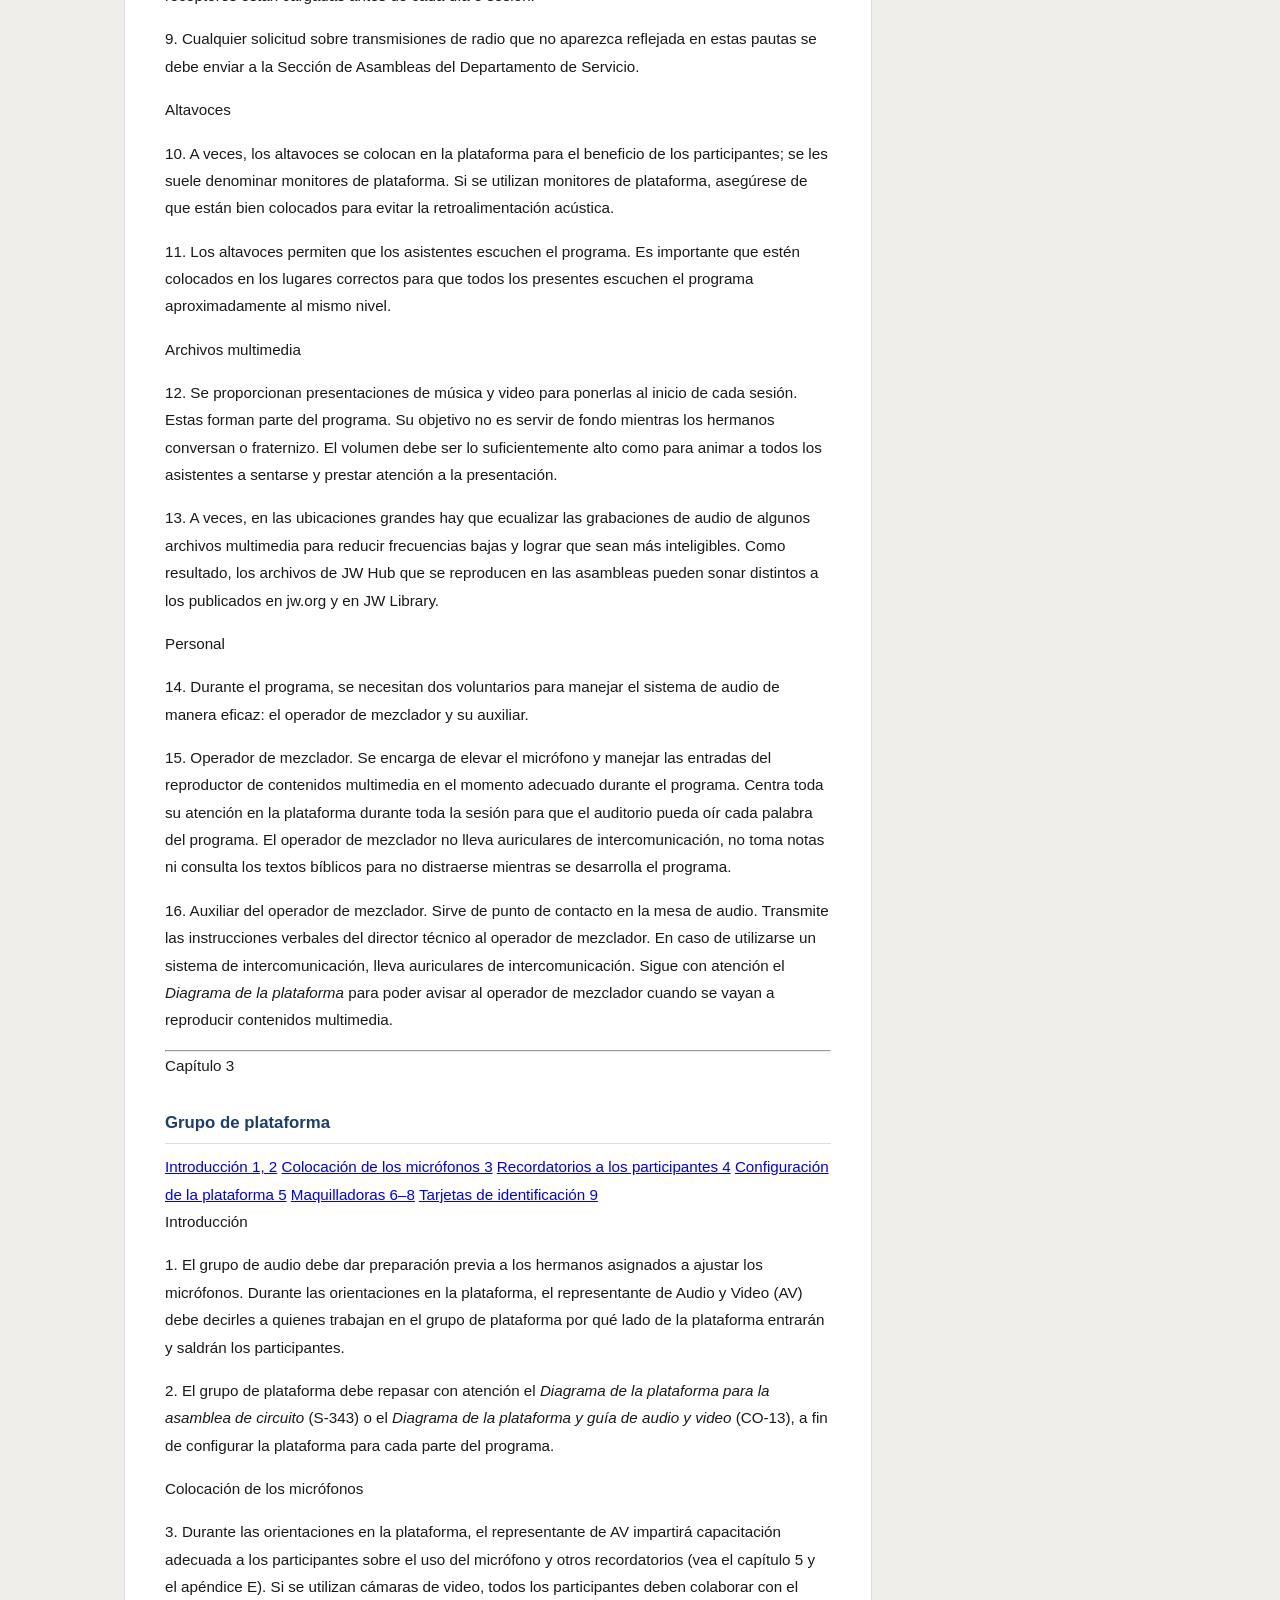
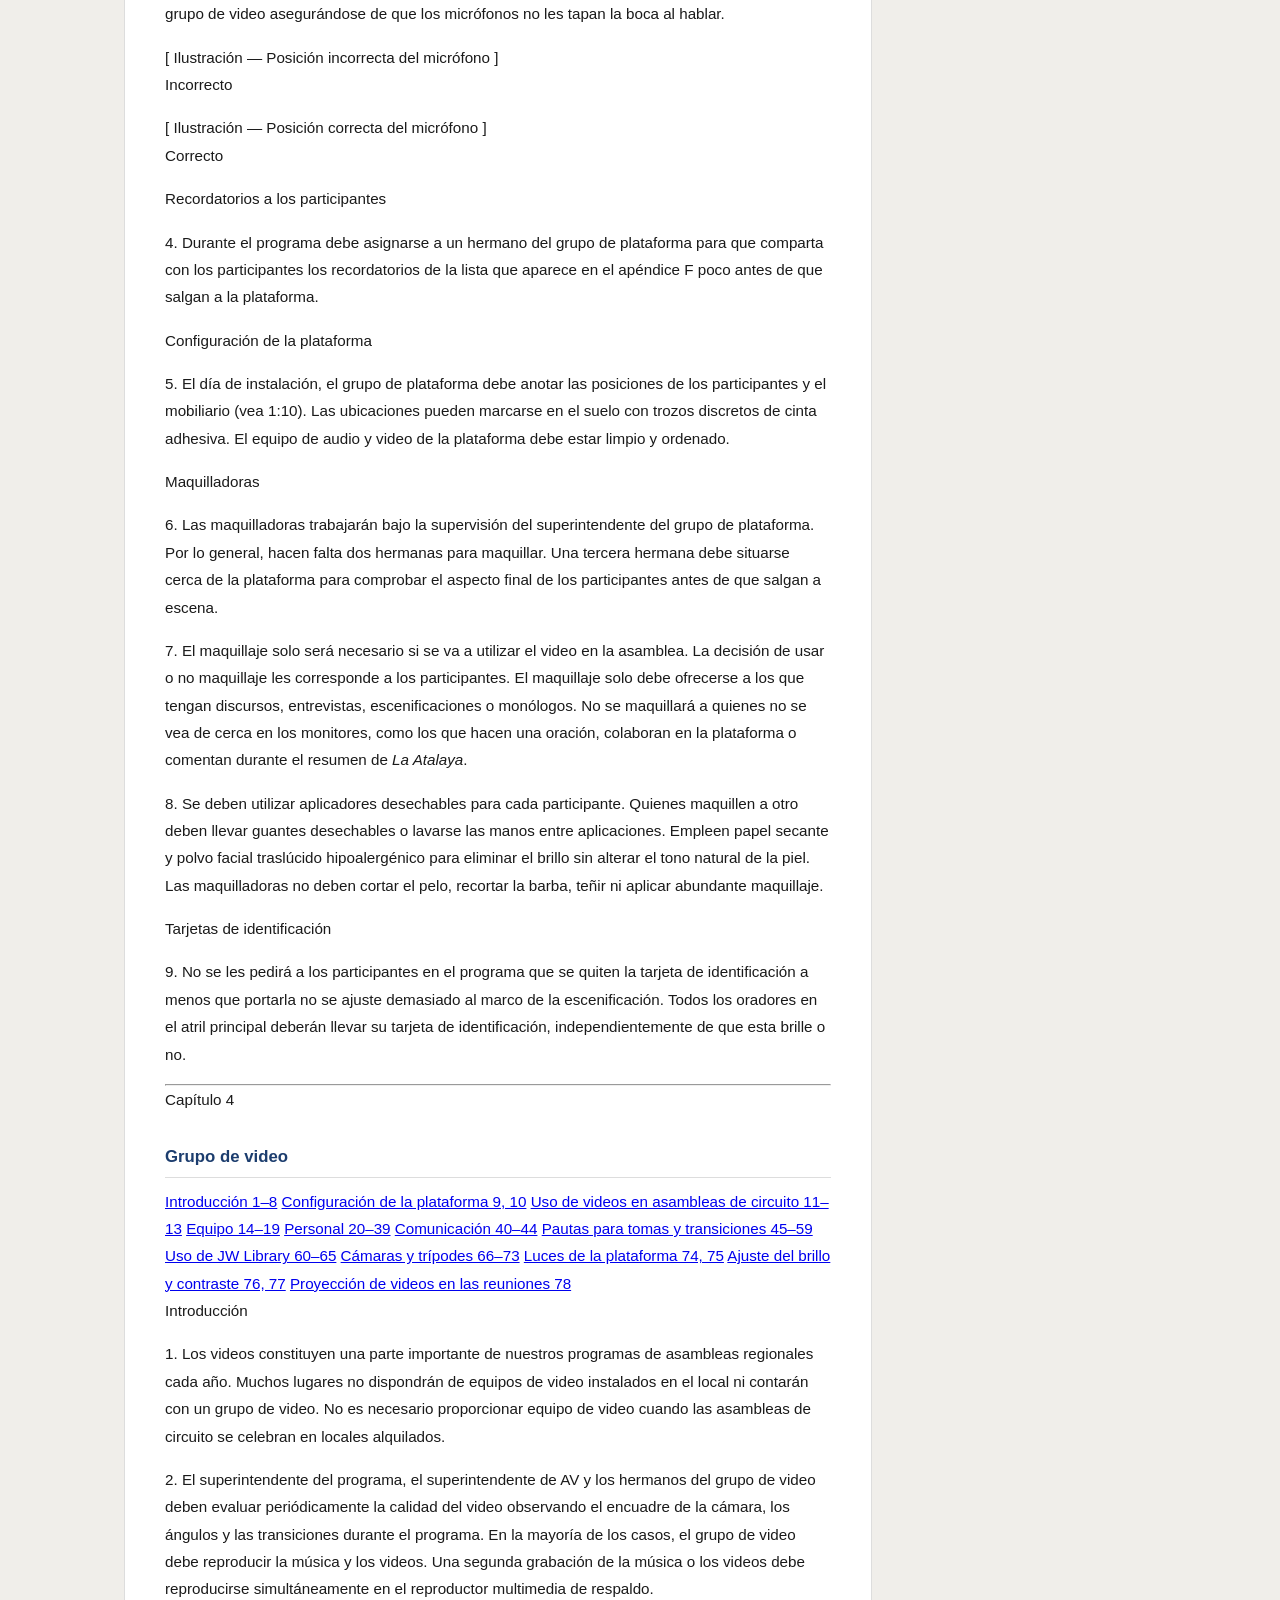
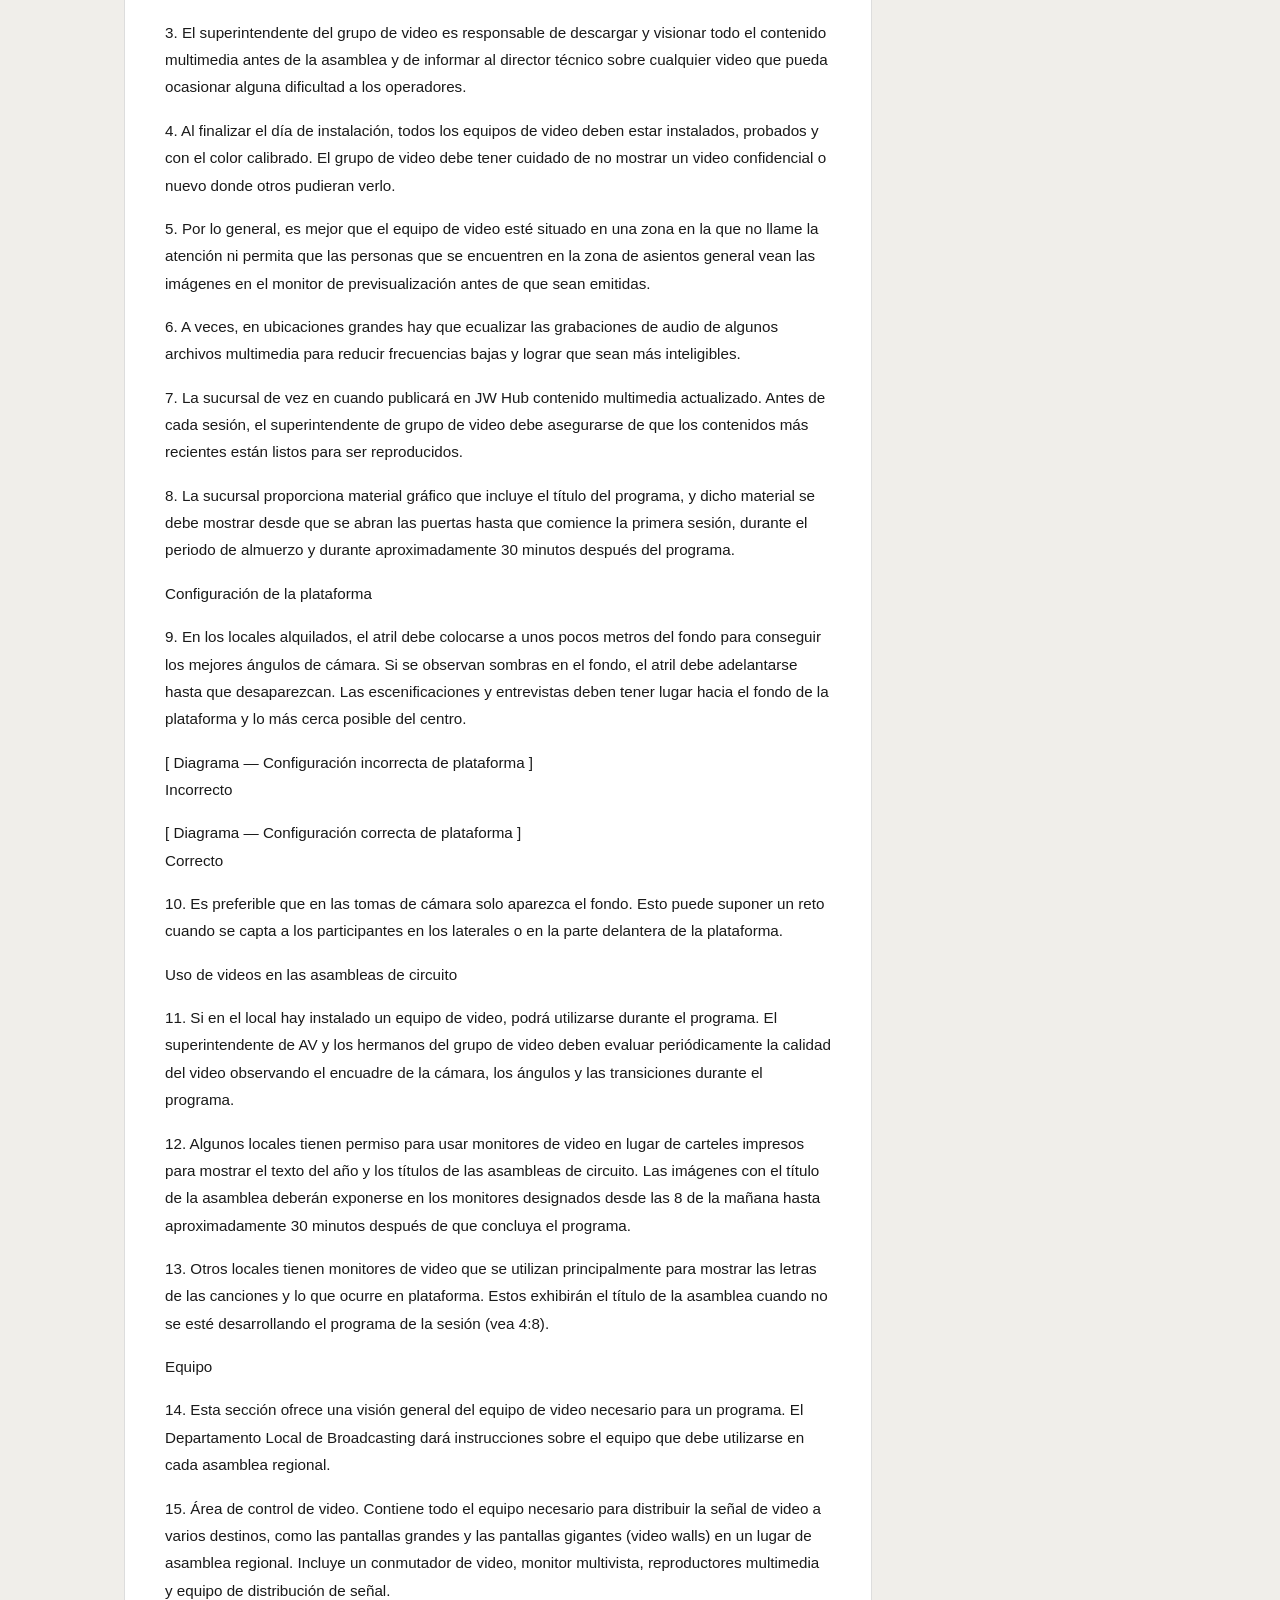
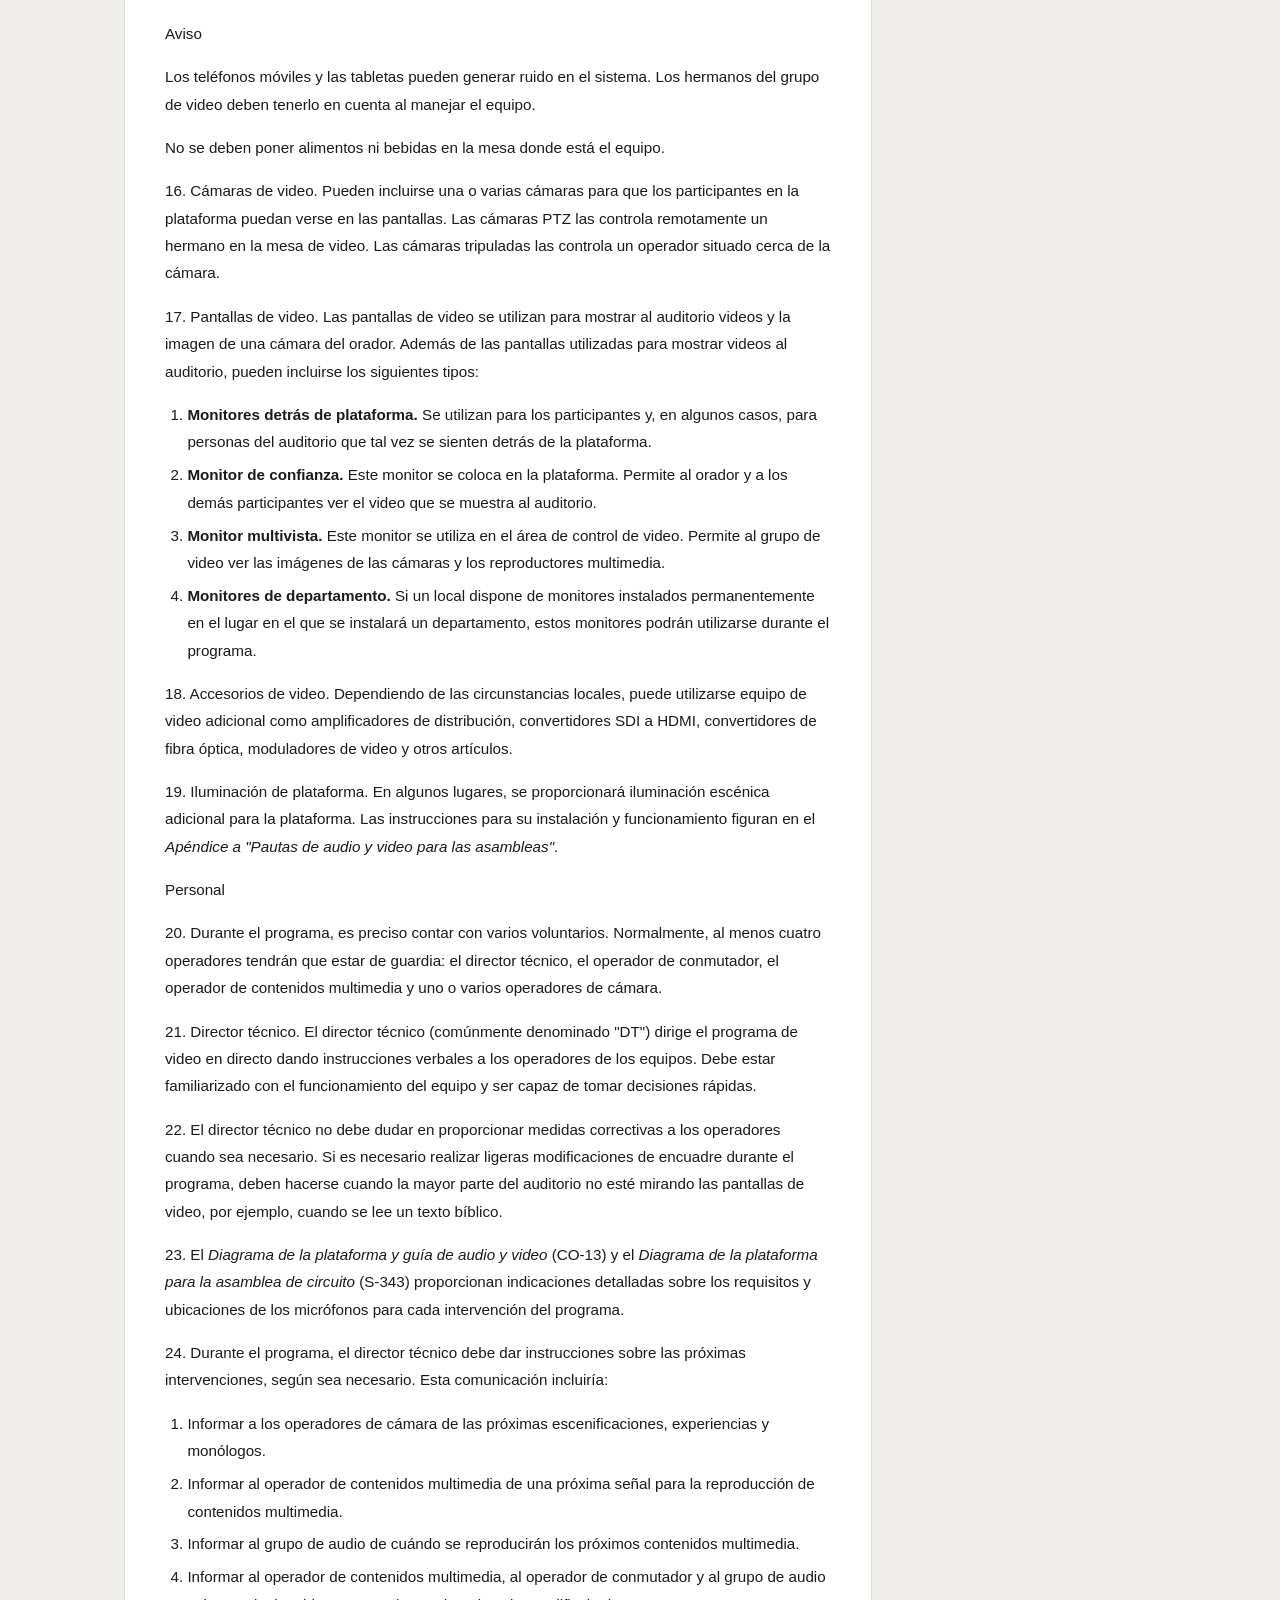
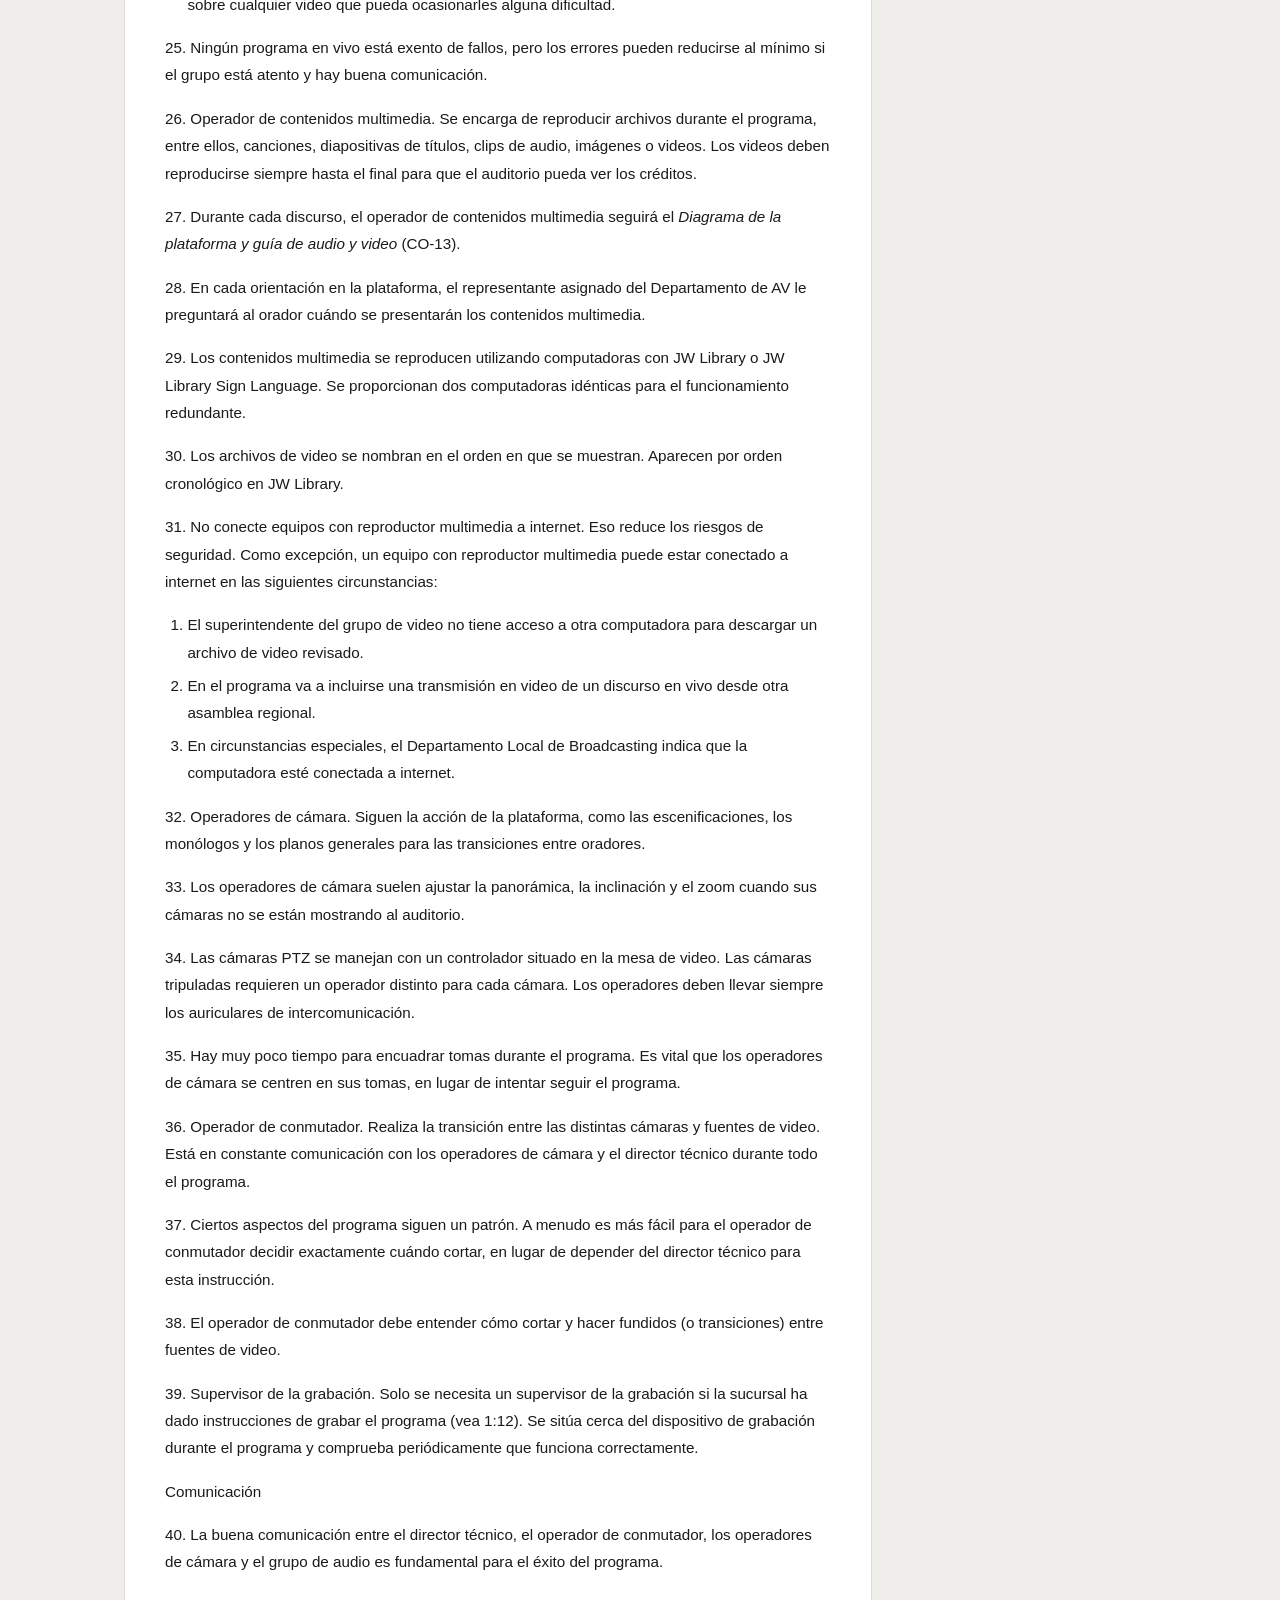
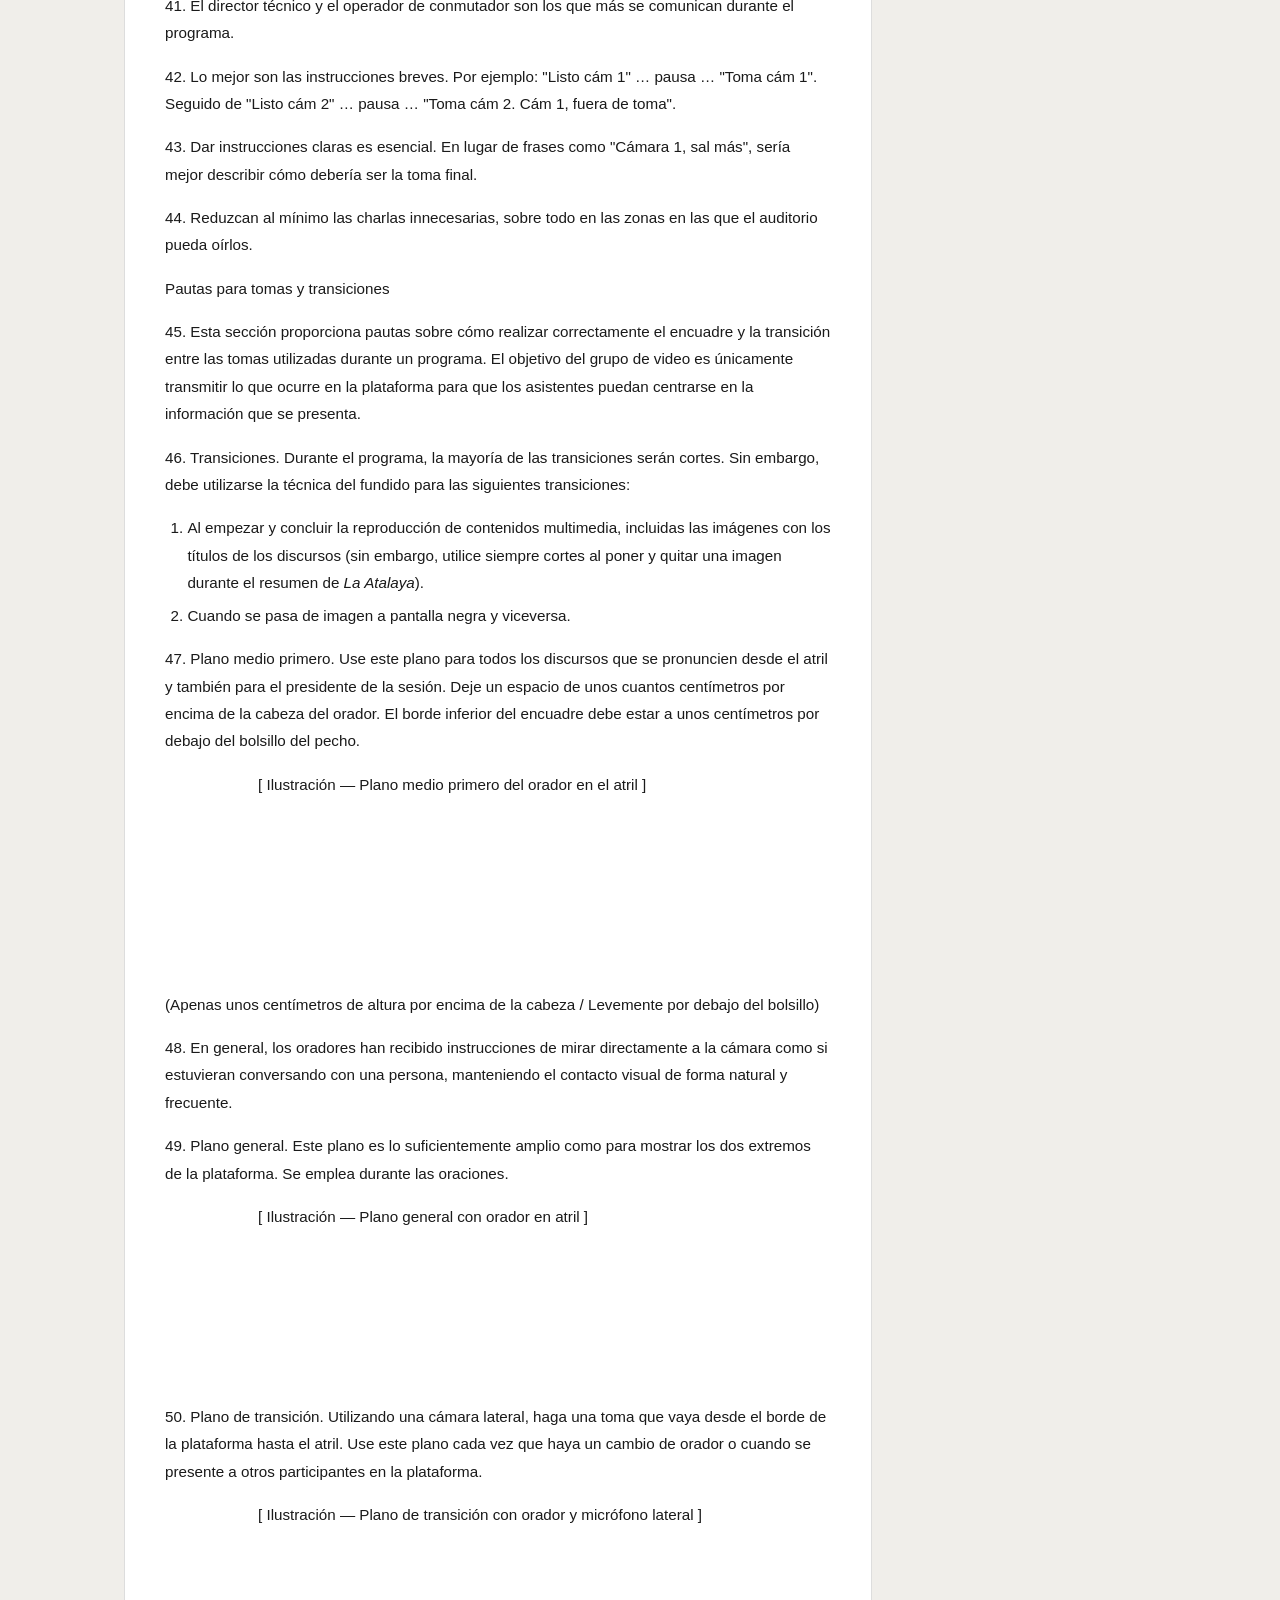
<file: CO-160.html>
<!DOCTYPE html>
<html lang="es">
<head>
  <meta charset="UTF-8">
  <meta name="viewport" content="width=device-width, initial-scale=1.0">
  <title>CO-160</title>
  <link rel="stylesheet" href="style.css">
  <script src="main.js" defer></script>
</head>
<body>

  <header class="site-header">
    <div class="header-inner">
      <a href="index.html" class="site-logo">
        <div class="logo-icon">A</div>
        <div>
          <div class="logo-text">Asamblea Regional</div>
          <div class="logo-sub">Materiales Internos</div>
        </div>
      </a>
      <nav class="header-nav">
        <a href="acomodadores.html">Acomodadores</a>
        <a href="contabilidad.html">Contabilidad</a>
        <a href="primeros-auxilios.html">Primeros Auxilios</a>
        <a href="estacionamiento.html">Estacionamiento</a>
        <a href="seguridad.html">Seguridad</a>
        <a href="audio-video.html">Audio y Video</a>
        <a href="bautismo.html">Bautismo</a>
        <a href="objetos-perdidos.html">Objetos Perdidos</a>
        <a href="alojamiento.html">Alojamiento</a>
        <a href="limpieza.html">Limpieza</a>
      </nav>
    </div>
  </header>

  <div class="breadcrumb">
    <div class="breadcrumb-inner">
      <a href="index.html">Inicio</a>
      <span class="sep">›</span>
      <a href="../departamentos/audio-video.html">Audio y Video</a>
      <span class="sep">›</span>
      <span class="current">Manual de micrófonos</span>
    </div>
  </div>

  <main style="max-width:1080px; margin:0 auto; padding:2rem 1.5rem 4rem; flex:1;">
    <div class="reader-layout">

      <article class="article">
        <div class="article-header">
          <h1>CO-160 <b>Pautas de audio y video para las asambleas</b></h1>
          <div class="article-meta">
            <span class="article-tag">Audio y Video</span>
          </div>
        </div>

        <div class="article-body">

          <div class="chapter" id="introduccion">
  <div class="chapter-header">
    <h2>Introducción</h2>
  </div>

  <p class="para"><span class="para-num">1.</span> <em>Pautas de audio y video para las asambleas</em> (CO-160) describe la función del Departamento de Audio y Video en las asambleas de circuito y regionales. También proporciona instrucciones sobre cómo instalar y usar el equipo audiovisual de forma segura. Estas pautas son para quienes hayan sido nombrados miembros de un Comité de Asamblea Regional y sus auxiliares, presidentes de asamblea (incluyendo a quienes hayan sido asignados para representarlos en las orientaciones en la plataforma), superintendentes de Audio y Video, superintendentes del grupo de Audio y Video, superintendentes de circuito, superintendentes de circuito sustitutos, superintendentes de Salones de Asambleas y sus auxiliares, superintendentes de asamblea y sus auxiliares y coordinadores de seguridad y sus auxiliares. También debe facilitarse al personal clave del Departamento de Audio y Video, entre quienes están los que instalan y manejan los equipos. Se da a todos los hermanos nombrados y aptos para servir en un Comité de Asamblea Regional, sea que reciban una asignación en un año determinado o no.</p>

  <p class="para"><span class="para-num">2.</span> El Departamento de Audio y Video desempeña un papel clave para garantizar que todos se beneficien de los programas espirituales en las asambleas. El Departamento de Audio y Video suele organizarse de la misma forma en las asambleas de circuito y regionales, aunque muchas asambleas de circuito no contarán con un grupo de video. Las instrucciones complementarias que se aplican específicamente en el territorio de su sucursal pueden encontrarse en <em>Apéndice a "Pautas de audio y video para las asambleas"</em> (CO-160a).</p>
</div>

<hr class="page-break">

<!-- ════════════════════════════════════════
     CAPÍTULO 1
════════════════════════════════════════ -->
<div class="chapter" id="cap1">
  <div class="chapter-header">
    <span class="ch-label">Capítulo 1</span>
    <h2>Información general del Departamento de Audio y Video</h2>
  </div>

  <div class="ch-toc">
    <a href="#c1-intro">Introducción 1</a>
    <a href="#c1-super">Superintendente de Audio y Video 2–4</a>
    <a href="#c1-personal">Personal 5, 6</a>
    <a href="#c1-equipo">Equipo 7–10</a>
    <a href="#c1-grab">Grabaciones y retransmisiones de videos 11, 12</a>
    <a href="#c1-soporte">Soporte técnico para asambleas regionales 13–15</a>
    <a href="#c1-hub">JW Hub y JW Drive 16–18</a>
  </div>

  <p class="sec-title" id="c1-intro">Introducción</p>
  <p class="para"><span class="para-num">1.</span> El Departamento de Audio y Video (AV) consta de tres grupos: audio, video (si procede) y plataforma. En las asambleas de circuito, solo se asigna un grupo de video si el equipo de video ya está instalado en el local donde se celebra la asamblea (vea 4:1). A cada grupo se le asigna un superintendente, y a su vez este sirve como auxiliar del superintendente de Audio y Video (AV). Si la sucursal da instrucciones para que el programa se transmita desde o hacia otros lugares, se creará un grupo de tecnología informática, que también estará bajo la dirección del superintendente de AV. La sucursal facilitará más información sobre el grupo de tecnología informática a medida que surja la necesidad.</p>

  <p class="sec-title" id="c1-super">Superintendente de Audio y Video</p>
  <p class="para"><span class="para-num">2.</span> El superintendente de AV coordina la actividad de cada grupo bajo su supervisión para que se presente un programa de calidad y también se asegura de que cada grupo sigue las instrucciones de la sucursal. El superintendente de circuito (en las asambleas de circuito) y el superintendente del programa (en las asambleas regionales) se asegurarán de que el superintendente de AV tenga acceso a todos los bosquejos de los discursos y a los archivos multimedia necesarios para el programa. Los bosquejos y archivos multimedia son estrictamente confidenciales y así deben tratarse. Los archivos multimedia no deben alterarse sin permiso de la sucursal. Al finalizar el programa, todos los archivos multimedia y las copias electrónicas de los bosquejos deberán borrarse de cualquier dispositivo personal. Todas las copias impresas de los bosquejos de discursos se entregarán al superintendente de circuito (en las asambleas de circuito) o al superintendente del programa (en las asambleas regionales), y ellos las destruirán.</p>

  <p class="para"><span class="para-num">3.</span> En las asambleas de circuito, el superintendente de AV sigue las instrucciones del superintendente de circuito y del auxiliar del superintendente de asamblea. En las asambleas regionales, el superintendente de AV sigue las instrucciones del superintendente del programa y trabaja en estrecha colaboración con el presidente de la asamblea regional. El Departamento de AV debe funcionar de forma similar en las asambleas de circuito y las regionales. El programa se desarrolla mejor cuando existe una comunicación fluida y estrecha colaboración entre el Departamento de AV y el superintendente de circuito o el presidente de la asamblea regional.</p>

  <p class="para"><span class="para-num">4.</span> Antes del evento, el superintendente de AV revisará detenidamente con sus auxiliares el <em>Diagrama de la plataforma para la asamblea de circuito</em> (S-343) o el <em>Diagrama de la plataforma y guía de audio y video</em> (CO-13), así como los bosquejos de todos los discursos. Los grupos de audio, video y plataforma deben conocer perfectamente el desarrollo del programa. Para las asambleas de circuito, el superintendente de AV debe descargar de JW Hub todo el contenido multimedia. Para las regionales, debe encargarse de que lo haga el superintendente del grupo de video (vea 4:3). También debe asegurarse de que los superintendentes de los grupos estén preparados para las escenificaciones, experiencias, monólogos y videos. El superintendente de AV o uno de sus auxiliares deberá estar presente cuando el presidente de la asamblea regional (o alguien designado para representarlo) o el superintendente de circuito dirijan las orientaciones en la plataforma (vea el capítulo 5).</p>

  <p class="sec-title" id="c1-personal">Personal</p>
  <p class="para"><span class="para-num">5.</span> El superintendente del Departamento de AV debe consultar al superintendente auxiliar de asamblea (en las asambleas de circuito) y al superintendente del programa (en las regionales) respecto a cuándo empezar a seleccionar voluntarios. Tendrá que colaborar con todos sus auxiliares para seleccionar operadores de equipos, personal de plataforma y, si es necesario, voluntarios para montaje y desmontaje. Él, sus auxiliares o los hombres clave deben buscar y conocer personalmente a todo el personal de audio y video. Se buscarán voluntarios de las congregaciones que asistan al programa. Únicamente se debe utilizar a hermanos maduros y espirituales. Solo se deben asignar a ancianos o siervos ministeriales competentes para manejar equipos de audio, video e informática o trabajar en la plataforma. Puesto que el personal de plataforma es muy visible, su aspecto, vestimenta y arreglo personal no deben ser causa de distracción para el auditorio.</p>

  <p class="para"><span class="para-num">6.</span> Una transmisión de audio y video (cuando proceda) de buena calidad en todas las zonas de asientos es vital para que el auditorio capte y aproveche bien el programa. Aunque en ocasiones los superintendentes de los grupos de AV quizás estén más familiarizados con los aspectos técnicos del trabajo que la superintendencia, todos mantendrán buena comunicación para garantizar que cualquier decisión importante que afecte al auditorio la apruebe el superintendente de circuito (en las asambleas de circuito) o el superintendente del programa (en las asambleas regionales).</p>

  <p class="sec-title" id="c1-equipo">Equipo</p>
  <p class="para"><span class="para-num">7.</span> No deben alquilarse ni comprarse equipos de audio, video, informática, radio o teléfono para un evento sin la aprobación de la sucursal. En ocasiones, se pueden tomar prestados equipos como micrófonos y soportes de micrófono de los Salones del Reino, los Salones de Asambleas u otras fuentes locales para utilizarlos en eventos que se celebren en locales alquilados. El superintendente de AV se asegurará de que el equipo esté protegido en todo momento, en especial por la noche y entre los eventos.</p>

  <p class="para"><span class="para-num">8.</span> Por lo general, no instalamos equipos audiovisuales en los pasillos. Con todo, si el local cuenta con equipos de audio y video preinstalados en los pasillos, podrán utilizarse para los voluntarios de los departamentos situados fuera de la zona general de asientos. Incluso se podrían usar los altavoces y monitores preinstalados en zonas que no ocupan los departamentos. En algunos casos, la transmisión por radio para las personas con dificultades de audición puede ser suficiente para que estos departamentos reciban el programa a través de radio. Se puede proporcionar una señal audiovisual a un departamento para que los voluntarios puedan utilizar su propio monitor para ver el programa. Los equipos de audio y video no deben colocarse de forma que animen a ver o escuchar el programa en los pasillos.</p>

  <p class="para"><span class="para-num">9.</span> El Departamento Local de Broadcasting (LBD) se pondrá en contacto inicialmente con el superintendente del programa de la primera asamblea regional que se celebre en un local, para hablar de las necesidades de equipos de audio, video e informática para la(s) asamblea(s). Este último se comunicará con los superintendentes del programa de las siguientes asambleas que se celebrarán en ese local y recopilará sus observaciones para el LBD. Todos los equipos recibidos deben utilizarse como se indica en este manual y en los diseños enviados por el LBD. Cualquier propuesta de cambio de los diseños de audio, video e informáticos de la asamblea regional debe revisarla y aprobarla el LBD.</p>

  <p class="para"><span class="para-num">10.</span> Cuando hay que llevar equipos de audio y video a un local alquilado, la buena planificación y supervisión permite montar, equilibrar y probar todos los equipos en un solo día. Una vez montada la plataforma el día de la instalación, los superintendentes de los grupos de audio, video y plataforma colaboran para establecer los lugares donde van a situarse los participantes y donde se colocará el mobiliario de la plataforma. Eso es importante porque afecta a la forma en que se instalan los equipos de audio y video. Debe asegurarse de que los adornos colocados en o alrededor de la plataforma no interfieran con las tomas de cámara.</p>

  <p class="sec-title" id="c1-grab">Grabaciones y retransmisiones de videos</p>
  <p class="para"><span class="para-num">11.</span> Los dispositivos de grabación que utilicen los asistentes no deben estar conectados a los sistemas de audio o video. A menos que lo autorice la sucursal, el programa no se emitirá por internet ni a través de una red informática interna.</p>

  <p class="para"><span class="para-num">12.</span> En JW Stream disponemos de grabaciones en video de las asambleas regionales y de circuito actuales en muchos idiomas. Quienes no puedan ir a la asamblea pueden pedir a los ancianos de su congregación un enlace al programa grabado en JW Stream.</p>

  <p class="sec-title" id="c1-soporte">Soporte técnico para asambleas regionales</p>
  <p class="para"><span class="para-num">13.</span> <span class="term">Salones de Asambleas.</span> Todos los problemas y preguntas relacionados con audio, video e informática deben dirigirse inmediatamente al personal del Salón de Asambleas. De ser necesario, el superintendente de Salón de Asambleas o alguien designado por él se pondrá en contacto con el Departamento Local de Broadcasting para solicitar ayuda.</p>

  <p class="para"><span class="para-num">14.</span> <span class="term">Locales alquilados.</span> Todos los problemas y dudas que tengan que ver con audio, video e informática deben dirigirse sin demora al Departamento Local de Broadcasting. Uno de los miembros del Comité de Asamblea Regional, preferentemente el superintendente del programa, será el encargado de hacer la llamada telefónica. El superintendente de AV y el superintendente del grupo correspondiente deben estar presentes durante la llamada.</p>

  <p class="para"><span class="para-num">15.</span> <span class="term">Información de contacto.</span> Consulte el <em>Apéndice a "Pautas de audio y video para las asambleas"</em> (CO-160a) para obtener los números de teléfono, direcciones de correo electrónico u otros métodos para ponerse en contacto con el Departamento Local de Broadcasting.</p>

  <p class="sec-title" id="c1-hub">JW Hub y JW Drive</p>
  <p class="para"><span class="para-num">16.</span> Mediante JW Hub y JW Drive la sucursal proporciona recursos para el Departamento de Audio y Video. Se puede utilizar JW Hub para consultar el <em>Apéndice a "Pautas de audio y video para las asambleas"</em> (CO-160a), manuales del equipo, documentación sobre cumplimiento normativo, archivos de configuración y videos de capacitación. En JW Drive se puede acceder a diseños de AV, documentación de envío e informes de inventario.</p>

  <p class="para"><span class="para-num">17.</span> El Comité de Asamblea Regional debe usar la función "Información de la asamblea regional" de JW Hub para indicar a quién se le ha encargado ser superintendente de audio y video, auxiliar del superintendente de AV y técnico de AV. El superintendente de AV debe enviar al superintendente del programa los nombres de los hermanos seleccionados para que los apruebe.</p>

  <p class="para"><span class="para-num">18.</span> <span class="term">Lista de materiales, lista de embalaje y lista de contenidos.</span> Para las asambleas regionales en las que se use equipo de la sucursal, el Departamento Local de Broadcasting debe facilitar en JW Drive los siguientes documentos:</p>
  <ol class="doc-list-num">
    <li><strong>Lista de materiales.</strong> Sirve para verificar que se ha recibido todo el equipo necesario.</li>
    <li><strong>Lista de embalaje.</strong> Se usa para indicar qué equipos necesitan ser enviados a la próxima ubicación.</li>
    <li><strong>Lista de contenidos.</strong> Con este documento se comprueba que todo el equipo necesario ha sido recibido y enviado.</li>
  </ol>
</div>

<hr class="page-break">

<!-- ════════════════════════════════════════
     CAPÍTULO 2
════════════════════════════════════════ -->
<div class="chapter" id="cap2">
  <div class="chapter-header">
    <span class="ch-label">Capítulo 2</span>
    <h2>Grupo de audio</h2>
  </div>

  <div class="ch-toc">
    <a href="#c2-intro">Introducción 1</a>
    <a href="#c2-equipo">Equipo 2–11</a>
    <a href="#c2-headend">Cabecera de audio (Audio Headend) 5</a>
    <a href="#c2-ayuda">Sistemas de ayuda auditiva 6–9</a>
    <a href="#c2-altav">Altavoces 10, 11</a>
    <a href="#c2-multimedia">Archivos multimedia 12, 13</a>
    <a href="#c2-personal">Personal 14–16</a>
  </div>

  <p class="sec-title" id="c2-intro">Introducción</p>
  <p class="para"><span class="para-num">1.</span> El superintendente auxiliar de asamblea (en las de circuito), el superintendente del programa (en las regionales), el superintendente de Audio y Video y los hermanos del grupo de audio deben evaluar periódicamente la calidad del sonido sentándose en diferentes lugares del auditorio para escuchar el programa.</p>

  <p class="sec-title" id="c2-equipo">Equipo</p>
  <p class="para"><span class="para-num">2.</span> Por lo general, es preferible que el mezclador de audio y los demás aparatos se coloquen en la zona de asientos en el campo sonoro y con una visión clara de la plataforma; de ese modo, los operarios pueden ver la plataforma y oír el programa igual que el auditorio. Para no causar distracciones, solo deben estar allí los encargados de manejar el sonido. A fin de mantener la calidad de las presentaciones grabadas, la música y la voz se deben ecualizar por separado.</p>

  <p class="para"><span class="para-num">3.</span> Al final del día de la instalación (si procede), el equipo de sonido debe quedar montado, probado y ecualizado. También se debe haber comprobado que la señal llegue a todas partes nítidamente. Antes de que comience la asamblea, el grupo de sonido debe capacitar al grupo de plataforma sobre cómo colocar los micrófonos. Al principio de cada día de asamblea y antes de la hora fijada de acceso general al local, el equipo debe probarse minuciosamente.</p>

  <p class="para"><span class="para-num">4.</span> En un local alquilado, la calidad del audio puede verse afectada por una instalación defectuosa del sistema de audio u otros problemas del local, como el zumbido de balastos o transformadores. Es mejor tratar de corregir estas anomalías antes de pedir o instalar equipo adicional.</p>

  <p class="sec-title" id="c2-headend">Cabecera de audio (Audio Headend)</p>
  <p class="para"><span class="para-num">5.</span> Contiene todo el equipo necesario para distribuir la señal de audio a los altavoces y a los dispositivos de ayuda auditiva, lo que incluye un mezclador de audio y equipos de procesamiento y distribución de la señal. Estos elementos suelen estar situados en la mesa de audio o cerca de ella.</p>

  <div class="notice">
    <p class="notice-label">Aviso</p>
    <p>Los teléfonos móviles y las tabletas pueden generar ruido en el sistema. Los hermanos del grupo de audio deben tenerlo en cuenta al manejar el equipo.</p>
    <p style="margin-top:6px">No se deben poner alimentos ni bebidas en la mesa donde está el equipo.</p>
  </div>

  <p class="sec-title" id="c2-ayuda">Sistemas de ayuda auditiva</p>
  <p class="para"><span class="para-num">6.</span> Si el local donde se celebra la asamblea ya dispone de un sistema de transmisión de ayuda auditiva, el grupo de audio del Departamento de AV se encarga de transmitir el programa para que las personas con dificultades de audición puedan beneficiarse.</p>

  <p class="para"><span class="para-num">7.</span> Cuando se utilice un transmisor de radio AM o FM como ayuda auditiva, debe animarse a las personas que vayan a usarlo a que lleven a la asamblea una pequeña radio y unos auriculares (audífonos). El Departamento de AV le indicará al superintendente de circuito o al presidente de la asamblea qué frecuencias hay que sintonizar.</p>

  <p class="para"><span class="para-num">8.</span> Es posible que la normativa local no permita el uso de transmisores de radio. En esos casos, el Departamento Local de Broadcasting podrá optar por utilizar un transmisor de ayuda auditiva y receptores especiales. El Departamento de AV deberá asegurarse de que las baterías de los receptores están cargadas antes de cada día o sesión.</p>

  <p class="para"><span class="para-num">9.</span> Cualquier solicitud sobre transmisiones de radio que no aparezca reflejada en estas pautas se debe enviar a la Sección de Asambleas del Departamento de Servicio.</p>

  <p class="sec-title" id="c2-altav">Altavoces</p>
  <p class="para"><span class="para-num">10.</span> A veces, los altavoces se colocan en la plataforma para el beneficio de los participantes; se les suele denominar monitores de plataforma. Si se utilizan monitores de plataforma, asegúrese de que están bien colocados para evitar la retroalimentación acústica.</p>

  <p class="para"><span class="para-num">11.</span> Los altavoces permiten que los asistentes escuchen el programa. Es importante que estén colocados en los lugares correctos para que todos los presentes escuchen el programa aproximadamente al mismo nivel.</p>

  <p class="sec-title" id="c2-multimedia">Archivos multimedia</p>
  <p class="para"><span class="para-num">12.</span> Se proporcionan presentaciones de música y video para ponerlas al inicio de cada sesión. Estas forman parte del programa. Su objetivo no es servir de fondo mientras los hermanos conversan o fraternizo. El volumen debe ser lo suficientemente alto como para animar a todos los asistentes a sentarse y prestar atención a la presentación.</p>

  <p class="para"><span class="para-num">13.</span> A veces, en las ubicaciones grandes hay que ecualizar las grabaciones de audio de algunos archivos multimedia para reducir frecuencias bajas y lograr que sean más inteligibles. Como resultado, los archivos de JW Hub que se reproducen en las asambleas pueden sonar distintos a los publicados en jw.org y en JW Library.</p>

  <p class="sec-title" id="c2-personal">Personal</p>
  <p class="para"><span class="para-num">14.</span> Durante el programa, se necesitan dos voluntarios para manejar el sistema de audio de manera eficaz: el operador de mezclador y su auxiliar.</p>

  <p class="para"><span class="para-num">15.</span> <span class="term">Operador de mezclador.</span> Se encarga de elevar el micrófono y manejar las entradas del reproductor de contenidos multimedia en el momento adecuado durante el programa. Centra toda su atención en la plataforma durante toda la sesión para que el auditorio pueda oír cada palabra del programa. El operador de mezclador no lleva auriculares de intercomunicación, no toma notas ni consulta los textos bíblicos para no distraerse mientras se desarrolla el programa.</p>

  <p class="para"><span class="para-num">16.</span> <span class="term">Auxiliar del operador de mezclador.</span> Sirve de punto de contacto en la mesa de audio. Transmite las instrucciones verbales del director técnico al operador de mezclador. En caso de utilizarse un sistema de intercomunicación, lleva auriculares de intercomunicación. Sigue con atención el <em>Diagrama de la plataforma</em> para poder avisar al operador de mezclador cuando se vayan a reproducir contenidos multimedia.</p>
</div>

<hr class="page-break">

<!-- ════════════════════════════════════════
     CAPÍTULO 3
════════════════════════════════════════ -->
<div class="chapter" id="cap3">
  <div class="chapter-header">
    <span class="ch-label">Capítulo 3</span>
    <h2>Grupo de plataforma</h2>
  </div>

  <div class="ch-toc">
    <a href="#c3-intro">Introducción 1, 2</a>
    <a href="#c3-mic">Colocación de los micrófonos 3</a>
    <a href="#c3-rec">Recordatorios a los participantes 4</a>
    <a href="#c3-conf">Configuración de la plataforma 5</a>
    <a href="#c3-maq">Maquilladoras 6–8</a>
    <a href="#c3-tarj">Tarjetas de identificación 9</a>
  </div>

  <p class="sec-title" id="c3-intro">Introducción</p>
  <p class="para"><span class="para-num">1.</span> El grupo de audio debe dar preparación previa a los hermanos asignados a ajustar los micrófonos. Durante las orientaciones en la plataforma, el representante de Audio y Video (AV) debe decirles a quienes trabajan en el grupo de plataforma por qué lado de la plataforma entrarán y saldrán los participantes.</p>

  <p class="para"><span class="para-num">2.</span> El grupo de plataforma debe repasar con atención el <em>Diagrama de la plataforma para la asamblea de circuito</em> (S-343) o el <em>Diagrama de la plataforma y guía de audio y video</em> (CO-13), a fin de configurar la plataforma para cada parte del programa.</p>

  <p class="sec-title" id="c3-mic">Colocación de los micrófonos</p>
  <p class="para"><span class="para-num">3.</span> Durante las orientaciones en la plataforma, el representante de AV impartirá capacitación adecuada a los participantes sobre el uso del micrófono y otros recordatorios (vea el capítulo 5 y el apéndice E). Si se utilizan cámaras de video, todos los participantes deben colaborar con el grupo de video asegurándose de que los micrófonos no les tapan la boca al hablar.</p>

  <div class="figure-row">
    <div class="fig-item">
      <div class="fig-placeholder">[ Ilustración — Posición incorrecta del micrófono ]</div>
      <p class="fig-label">Incorrecto</p>
    </div>
    <div class="fig-item">
      <div class="fig-placeholder">[ Ilustración — Posición correcta del micrófono ]</div>
      <p class="fig-label">Correcto</p>
    </div>
  </div>

  <p class="sec-title" id="c3-rec">Recordatorios a los participantes</p>
  <p class="para"><span class="para-num">4.</span> Durante el programa debe asignarse a un hermano del grupo de plataforma para que comparta con los participantes los recordatorios de la lista que aparece en el apéndice F poco antes de que salgan a la plataforma.</p>

  <p class="sec-title" id="c3-conf">Configuración de la plataforma</p>
  <p class="para"><span class="para-num">5.</span> El día de instalación, el grupo de plataforma debe anotar las posiciones de los participantes y el mobiliario (vea 1:10). Las ubicaciones pueden marcarse en el suelo con trozos discretos de cinta adhesiva. El equipo de audio y video de la plataforma debe estar limpio y ordenado.</p>

  <p class="sec-title" id="c3-maq">Maquilladoras</p>
  <p class="para"><span class="para-num">6.</span> Las maquilladoras trabajarán bajo la supervisión del superintendente del grupo de plataforma. Por lo general, hacen falta dos hermanas para maquillar. Una tercera hermana debe situarse cerca de la plataforma para comprobar el aspecto final de los participantes antes de que salgan a escena.</p>

  <p class="para"><span class="para-num">7.</span> El maquillaje solo será necesario si se va a utilizar el video en la asamblea. La decisión de usar o no maquillaje les corresponde a los participantes. El maquillaje solo debe ofrecerse a los que tengan discursos, entrevistas, escenificaciones o monólogos. No se maquillará a quienes no se vea de cerca en los monitores, como los que hacen una oración, colaboran en la plataforma o comentan durante el resumen de <em>La Atalaya</em>.</p>

  <p class="para"><span class="para-num">8.</span> Se deben utilizar aplicadores desechables para cada participante. Quienes maquillen a otro deben llevar guantes desechables o lavarse las manos entre aplicaciones. Empleen papel secante y polvo facial traslúcido hipoalergénico para eliminar el brillo sin alterar el tono natural de la piel. Las maquilladoras no deben cortar el pelo, recortar la barba, teñir ni aplicar abundante maquillaje.</p>

  <p class="sec-title" id="c3-tarj">Tarjetas de identificación</p>
  <p class="para"><span class="para-num">9.</span> No se les pedirá a los participantes en el programa que se quiten la tarjeta de identificación a menos que portarla no se ajuste demasiado al marco de la escenificación. Todos los oradores en el atril principal deberán llevar su tarjeta de identificación, independientemente de que esta brille o no.</p>
</div>

<hr class="page-break">

<!-- ════════════════════════════════════════
     CAPÍTULO 4
════════════════════════════════════════ -->
<div class="chapter" id="cap4">
  <div class="chapter-header">
    <span class="ch-label">Capítulo 4</span>
    <h2>Grupo de video</h2>
  </div>

  <div class="ch-toc">
    <a href="#c4-intro">Introducción 1–8</a>
    <a href="#c4-plat">Configuración de la plataforma 9, 10</a>
    <a href="#c4-circ">Uso de videos en asambleas de circuito 11–13</a>
    <a href="#c4-equipo">Equipo 14–19</a>
    <a href="#c4-personal">Personal 20–39</a>
    <a href="#c4-com">Comunicación 40–44</a>
    <a href="#c4-tomas">Pautas para tomas y transiciones 45–59</a>
    <a href="#c4-jwlib">Uso de JW Library 60–65</a>
    <a href="#c4-cam">Cámaras y trípodes 66–73</a>
    <a href="#c4-luces">Luces de la plataforma 74, 75</a>
    <a href="#c4-cal">Ajuste del brillo y contraste 76, 77</a>
    <a href="#c4-proy">Proyección de videos en las reuniones 78</a>
  </div>

  <p class="sec-title" id="c4-intro">Introducción</p>
  <p class="para"><span class="para-num">1.</span> Los videos constituyen una parte importante de nuestros programas de asambleas regionales cada año. Muchos lugares no dispondrán de equipos de video instalados en el local ni contarán con un grupo de video. No es necesario proporcionar equipo de video cuando las asambleas de circuito se celebran en locales alquilados.</p>

  <p class="para"><span class="para-num">2.</span> El superintendente del programa, el superintendente de AV y los hermanos del grupo de video deben evaluar periódicamente la calidad del video observando el encuadre de la cámara, los ángulos y las transiciones durante el programa. En la mayoría de los casos, el grupo de video debe reproducir la música y los videos. Una segunda grabación de la música o los videos debe reproducirse simultáneamente en el reproductor multimedia de respaldo.</p>

  <p class="para"><span class="para-num">3.</span> El superintendente del grupo de video es responsable de descargar y visionar todo el contenido multimedia antes de la asamblea y de informar al director técnico sobre cualquier video que pueda ocasionar alguna dificultad a los operadores.</p>

  <p class="para"><span class="para-num">4.</span> Al finalizar el día de instalación, todos los equipos de video deben estar instalados, probados y con el color calibrado. El grupo de video debe tener cuidado de no mostrar un video confidencial o nuevo donde otros pudieran verlo.</p>

  <p class="para"><span class="para-num">5.</span> Por lo general, es mejor que el equipo de video esté situado en una zona en la que no llame la atención ni permita que las personas que se encuentren en la zona de asientos general vean las imágenes en el monitor de previsualización antes de que sean emitidas.</p>

  <p class="para"><span class="para-num">6.</span> A veces, en ubicaciones grandes hay que ecualizar las grabaciones de audio de algunos archivos multimedia para reducir frecuencias bajas y lograr que sean más inteligibles.</p>

  <p class="para"><span class="para-num">7.</span> La sucursal de vez en cuando publicará en JW Hub contenido multimedia actualizado. Antes de cada sesión, el superintendente de grupo de video debe asegurarse de que los contenidos más recientes están listos para ser reproducidos.</p>

  <p class="para"><span class="para-num">8.</span> La sucursal proporciona material gráfico que incluye el título del programa, y dicho material se debe mostrar desde que se abran las puertas hasta que comience la primera sesión, durante el periodo de almuerzo y durante aproximadamente 30 minutos después del programa.</p>

  <p class="sec-title" id="c4-plat">Configuración de la plataforma</p>
  <p class="para"><span class="para-num">9.</span> En los locales alquilados, el atril debe colocarse a unos pocos metros del fondo para conseguir los mejores ángulos de cámara. Si se observan sombras en el fondo, el atril debe adelantarse hasta que desaparezcan. Las escenificaciones y entrevistas deben tener lugar hacia el fondo de la plataforma y lo más cerca posible del centro.</p>

  <div class="figure-row">
    <div class="fig-item">
      <div class="fig-placeholder">[ Diagrama — Configuración incorrecta de plataforma ]</div>
      <p class="fig-label">Incorrecto</p>
    </div>
    <div class="fig-item">
      <div class="fig-placeholder">[ Diagrama — Configuración correcta de plataforma ]</div>
      <p class="fig-label">Correcto</p>
    </div>
  </div>

  <p class="para"><span class="para-num">10.</span> Es preferible que en las tomas de cámara solo aparezca el fondo. Esto puede suponer un reto cuando se capta a los participantes en los laterales o en la parte delantera de la plataforma.</p>

  <p class="sec-title" id="c4-circ">Uso de videos en las asambleas de circuito</p>
  <p class="para"><span class="para-num">11.</span> Si en el local hay instalado un equipo de video, podrá utilizarse durante el programa. El superintendente de AV y los hermanos del grupo de video deben evaluar periódicamente la calidad del video observando el encuadre de la cámara, los ángulos y las transiciones durante el programa.</p>

  <p class="para"><span class="para-num">12.</span> Algunos locales tienen permiso para usar monitores de video en lugar de carteles impresos para mostrar el texto del año y los títulos de las asambleas de circuito. Las imágenes con el título de la asamblea deberán exponerse en los monitores designados desde las 8 de la mañana hasta aproximadamente 30 minutos después de que concluya el programa.</p>

  <p class="para"><span class="para-num">13.</span> Otros locales tienen monitores de video que se utilizan principalmente para mostrar las letras de las canciones y lo que ocurre en plataforma. Estos exhibirán el título de la asamblea cuando no se esté desarrollando el programa de la sesión (vea 4:8).</p>

  <p class="sec-title" id="c4-equipo">Equipo</p>
  <p class="para"><span class="para-num">14.</span> Esta sección ofrece una visión general del equipo de video necesario para un programa. El Departamento Local de Broadcasting dará instrucciones sobre el equipo que debe utilizarse en cada asamblea regional.</p>

  <p class="para"><span class="para-num">15.</span> <span class="term">Área de control de video.</span> Contiene todo el equipo necesario para distribuir la señal de video a varios destinos, como las pantallas grandes y las pantallas gigantes (video walls) en un lugar de asamblea regional. Incluye un conmutador de video, monitor multivista, reproductores multimedia y equipo de distribución de señal.</p>

  <div class="notice">
    <p class="notice-label">Aviso</p>
    <p>Los teléfonos móviles y las tabletas pueden generar ruido en el sistema. Los hermanos del grupo de video deben tenerlo en cuenta al manejar el equipo.</p>
    <p style="margin-top:6px">No se deben poner alimentos ni bebidas en la mesa donde está el equipo.</p>
  </div>

  <p class="para"><span class="para-num">16.</span> <span class="term">Cámaras de video.</span> Pueden incluirse una o varias cámaras para que los participantes en la plataforma puedan verse en las pantallas. Las cámaras PTZ las controla remotamente un hermano en la mesa de video. Las cámaras tripuladas las controla un operador situado cerca de la cámara.</p>

  <p class="para"><span class="para-num">17.</span> <span class="term">Pantallas de video.</span> Las pantallas de video se utilizan para mostrar al auditorio videos y la imagen de una cámara del orador. Además de las pantallas utilizadas para mostrar videos al auditorio, pueden incluirse los siguientes tipos:</p>
  <ol class="doc-list-num">
    <li><strong>Monitores detrás de plataforma.</strong> Se utilizan para los participantes y, en algunos casos, para personas del auditorio que tal vez se sienten detrás de la plataforma.</li>
    <li><strong>Monitor de confianza.</strong> Este monitor se coloca en la plataforma. Permite al orador y a los demás participantes ver el video que se muestra al auditorio.</li>
    <li><strong>Monitor multivista.</strong> Este monitor se utiliza en el área de control de video. Permite al grupo de video ver las imágenes de las cámaras y los reproductores multimedia.</li>
    <li><strong>Monitores de departamento.</strong> Si un local dispone de monitores instalados permanentemente en el lugar en el que se instalará un departamento, estos monitores podrán utilizarse durante el programa.</li>
  </ol>

  <p class="para"><span class="para-num">18.</span> <span class="term">Accesorios de video.</span> Dependiendo de las circunstancias locales, puede utilizarse equipo de video adicional como amplificadores de distribución, convertidores SDI a HDMI, convertidores de fibra óptica, moduladores de video y otros artículos.</p>

  <p class="para"><span class="para-num">19.</span> <span class="term">Iluminación de plataforma.</span> En algunos lugares, se proporcionará iluminación escénica adicional para la plataforma. Las instrucciones para su instalación y funcionamiento figuran en el <em>Apéndice a "Pautas de audio y video para las asambleas"</em>.</p>

  <p class="sec-title" id="c4-personal">Personal</p>
  <p class="para"><span class="para-num">20.</span> Durante el programa, es preciso contar con varios voluntarios. Normalmente, al menos cuatro operadores tendrán que estar de guardia: el director técnico, el operador de conmutador, el operador de contenidos multimedia y uno o varios operadores de cámara.</p>

  <p class="para"><span class="para-num">21.</span> <span class="term">Director técnico.</span> El director técnico (comúnmente denominado "DT") dirige el programa de video en directo dando instrucciones verbales a los operadores de los equipos. Debe estar familiarizado con el funcionamiento del equipo y ser capaz de tomar decisiones rápidas.</p>

  <p class="para"><span class="para-num">22.</span> El director técnico no debe dudar en proporcionar medidas correctivas a los operadores cuando sea necesario. Si es necesario realizar ligeras modificaciones de encuadre durante el programa, deben hacerse cuando la mayor parte del auditorio no esté mirando las pantallas de video, por ejemplo, cuando se lee un texto bíblico.</p>

  <p class="para"><span class="para-num">23.</span> El <em>Diagrama de la plataforma y guía de audio y video</em> (CO-13) y el <em>Diagrama de la plataforma para la asamblea de circuito</em> (S-343) proporcionan indicaciones detalladas sobre los requisitos y ubicaciones de los micrófonos para cada intervención del programa.</p>

  <p class="para"><span class="para-num">24.</span> Durante el programa, el director técnico debe dar instrucciones sobre las próximas intervenciones, según sea necesario. Esta comunicación incluiría:</p>
  <ol class="doc-list-num">
    <li>Informar a los operadores de cámara de las próximas escenificaciones, experiencias y monólogos.</li>
    <li>Informar al operador de contenidos multimedia de una próxima señal para la reproducción de contenidos multimedia.</li>
    <li>Informar al grupo de audio de cuándo se reproducirán los próximos contenidos multimedia.</li>
    <li>Informar al operador de contenidos multimedia, al operador de conmutador y al grupo de audio sobre cualquier video que pueda ocasionarles alguna dificultad.</li>
  </ol>

  <p class="para"><span class="para-num">25.</span> Ningún programa en vivo está exento de fallos, pero los errores pueden reducirse al mínimo si el grupo está atento y hay buena comunicación.</p>

  <p class="para"><span class="para-num">26.</span> <span class="term">Operador de contenidos multimedia.</span> Se encarga de reproducir archivos durante el programa, entre ellos, canciones, diapositivas de títulos, clips de audio, imágenes o videos. Los videos deben reproducirse siempre hasta el final para que el auditorio pueda ver los créditos.</p>

  <p class="para"><span class="para-num">27.</span> Durante cada discurso, el operador de contenidos multimedia seguirá el <em>Diagrama de la plataforma y guía de audio y video</em> (CO-13).</p>

  <p class="para"><span class="para-num">28.</span> En cada orientación en la plataforma, el representante asignado del Departamento de AV le preguntará al orador cuándo se presentarán los contenidos multimedia.</p>

  <p class="para"><span class="para-num">29.</span> Los contenidos multimedia se reproducen utilizando computadoras con JW Library o JW Library Sign Language. Se proporcionan dos computadoras idénticas para el funcionamiento redundante.</p>

  <p class="para"><span class="para-num">30.</span> Los archivos de video se nombran en el orden en que se muestran. Aparecen por orden cronológico en JW Library.</p>

  <p class="para"><span class="para-num">31.</span> No conecte equipos con reproductor multimedia a internet. Eso reduce los riesgos de seguridad. Como excepción, un equipo con reproductor multimedia puede estar conectado a internet en las siguientes circunstancias:</p>
  <ol class="doc-list-num">
    <li>El superintendente del grupo de video no tiene acceso a otra computadora para descargar un archivo de video revisado.</li>
    <li>En el programa va a incluirse una transmisión en video de un discurso en vivo desde otra asamblea regional.</li>
    <li>En circunstancias especiales, el Departamento Local de Broadcasting indica que la computadora esté conectada a internet.</li>
  </ol>

  <p class="para"><span class="para-num">32.</span> <span class="term">Operadores de cámara.</span> Siguen la acción de la plataforma, como las escenificaciones, los monólogos y los planos generales para las transiciones entre oradores.</p>

  <p class="para"><span class="para-num">33.</span> Los operadores de cámara suelen ajustar la panorámica, la inclinación y el zoom cuando sus cámaras no se están mostrando al auditorio.</p>

  <p class="para"><span class="para-num">34.</span> Las cámaras PTZ se manejan con un controlador situado en la mesa de video. Las cámaras tripuladas requieren un operador distinto para cada cámara. Los operadores deben llevar siempre los auriculares de intercomunicación.</p>

  <p class="para"><span class="para-num">35.</span> Hay muy poco tiempo para encuadrar tomas durante el programa. Es vital que los operadores de cámara se centren en sus tomas, en lugar de intentar seguir el programa.</p>

  <p class="para"><span class="para-num">36.</span> <span class="term">Operador de conmutador.</span> Realiza la transición entre las distintas cámaras y fuentes de video. Está en constante comunicación con los operadores de cámara y el director técnico durante todo el programa.</p>

  <p class="para"><span class="para-num">37.</span> Ciertos aspectos del programa siguen un patrón. A menudo es más fácil para el operador de conmutador decidir exactamente cuándo cortar, en lugar de depender del director técnico para esta instrucción.</p>

  <p class="para"><span class="para-num">38.</span> El operador de conmutador debe entender cómo cortar y hacer fundidos (o transiciones) entre fuentes de video.</p>

  <p class="para"><span class="para-num">39.</span> <span class="term">Supervisor de la grabación.</span> Solo se necesita un supervisor de la grabación si la sucursal ha dado instrucciones de grabar el programa (vea 1:12). Se sitúa cerca del dispositivo de grabación durante el programa y comprueba periódicamente que funciona correctamente.</p>

  <p class="sec-title" id="c4-com">Comunicación</p>
  <p class="para"><span class="para-num">40.</span> La buena comunicación entre el director técnico, el operador de conmutador, los operadores de cámara y el grupo de audio es fundamental para el éxito del programa.</p>

  <p class="para"><span class="para-num">41.</span> El director técnico y el operador de conmutador son los que más se comunican durante el programa.</p>

  <p class="para"><span class="para-num">42.</span> Lo mejor son las instrucciones breves. Por ejemplo: "Listo cám 1" … pausa … "Toma cám 1". Seguido de "Listo cám 2" … pausa … "Toma cám 2. Cám 1, fuera de toma".</p>

  <p class="para"><span class="para-num">43.</span> Dar instrucciones claras es esencial. En lugar de frases como "Cámara 1, sal más", sería mejor describir cómo debería ser la toma final.</p>

  <p class="para"><span class="para-num">44.</span> Reduzcan al mínimo las charlas innecesarias, sobre todo en las zonas en las que el auditorio pueda oírlos.</p>

  <p class="sec-title" id="c4-tomas">Pautas para tomas y transiciones</p>
  <p class="para"><span class="para-num">45.</span> Esta sección proporciona pautas sobre cómo realizar correctamente el encuadre y la transición entre las tomas utilizadas durante un programa. El objetivo del grupo de video es únicamente transmitir lo que ocurre en la plataforma para que los asistentes puedan centrarse en la información que se presenta.</p>

  <p class="para"><span class="para-num">46.</span> <span class="term">Transiciones.</span> Durante el programa, la mayoría de las transiciones serán cortes. Sin embargo, debe utilizarse la técnica del fundido para las siguientes transiciones:</p>
  <ol class="doc-list-num">
    <li>Al empezar y concluir la reproducción de contenidos multimedia, incluidas las imágenes con los títulos de los discursos (sin embargo, utilice siempre cortes al poner y quitar una imagen durante el resumen de <em>La Atalaya</em>).</li>
    <li>Cuando se pasa de imagen a pantalla negra y viceversa.</li>
  </ol>

  <p class="para"><span class="para-num">47.</span> <span class="term">Plano medio primero.</span> Use este plano para todos los discursos que se pronuncien desde el atril y también para el presidente de la sesión. Deje un espacio de unos cuantos centímetros por encima de la cabeza del orador. El borde inferior del encuadre debe estar a unos centímetros por debajo del bolsillo del pecho.</p>

  <div class="figure">
    <div class="fig-placeholder" style="max-width:480px;margin:0 auto;height:220px">[ Ilustración — Plano medio primero del orador en el atril ]</div>
    <p class="fig-label">(Apenas unos centímetros de altura por encima de la cabeza / Levemente por debajo del bolsillo)</p>
  </div>

  <p class="para"><span class="para-num">48.</span> En general, los oradores han recibido instrucciones de mirar directamente a la cámara como si estuvieran conversando con una persona, manteniendo el contacto visual de forma natural y frecuente.</p>

  <p class="para"><span class="para-num">49.</span> <span class="term">Plano general.</span> Este plano es lo suficientemente amplio como para mostrar los dos extremos de la plataforma. Se emplea durante las oraciones.</p>

  <div class="figure">
    <div class="fig-placeholder" style="max-width:480px;margin:0 auto;height:200px">[ Ilustración — Plano general con orador en atril ]</div>
  </div>

  <p class="para"><span class="para-num">50.</span> <span class="term">Plano de transición.</span> Utilizando una cámara lateral, haga una toma que vaya desde el borde de la plataforma hasta el atril. Use este plano cada vez que haya un cambio de orador o cuando se presente a otros participantes en la plataforma.</p>

  <div class="figure">
    <div class="fig-placeholder" style="max-width:480px;margin:0 auto;height:200px">[ Ilustración — Plano de transición con orador y micrófono lateral ]</div>
  </div>

  <p class="para"><span class="para-num">51.</span> <span class="term">Plano medio para entrevistas.</span> Para las entrevistas y escenificaciones de pie, use un plano medio (de la cintura para arriba) para cada participante. Si la persona está sentada, es mejor mostrarla de cuerpo completo.</p>

  <div class="figure">
    <div class="fig-placeholder" style="max-width:480px;margin:0 auto;height:220px">[ Ilustración — Plano medio para entrevistas (orador y entrevistada) ]</div>
  </div>

  <p class="para"><span class="para-num">52.</span> <span class="term">Monólogos y escenificaciones.</span> Como regla general, se comienza con un plano general de transición, para establecer la escena para el auditorio. Luego, una vez que empieza la escena, se acerca la imagen. Cuando acaba, se corta nuevamente a un plano de transición.</p>
  <ol class="doc-list-num">
    <li>Muestre a los participantes entrando y saliendo de la plataforma.</li>
    <li>Use una combinación de planos (medio primero, medio y cuerpo completo) para mostrar lo que está sucediendo en la plataforma.</li>
    <li>Durante la orientación en la plataforma, preste especial atención a cualquier movimiento durante la escenificación a fin de seguirlo con suavidad.</li>
    <li>Los que participen en escenificaciones y monólogos no deben mirar a la cámara. Su presentación debe ser natural.</li>
  </ol>

  <p class="para"><span class="para-num">53.</span> <span class="term">Resumen de <em>La Atalaya</em>.</span> Use la cámara central para hacer un plano medio primero del hermano que dirige el estudio durante todo el artículo. Encuadre a los participantes en un plano medio de entrevista.</p>

  <p class="para"><span class="para-num">54.</span> Durante el resumen de <em>La Atalaya</em> se pueden mostrar imágenes tomadas del artículo de estudio si el lugar cuenta con el equipo necesario. No instale pantallas de video en una asamblea de circuito solo para mostrar imágenes durante el resumen.</p>

  <p class="para"><span class="para-num">55.</span> Cuando se muestre una imagen, se debe mostrar en pantalla al participante durante una parte del comentario, de ser posible. Siempre deben utilizarse cortes al poner y quitar una imagen.</p>

  <p class="para"><span class="para-num">56.</span> <span class="term">Títulos de los discursos.</span> Las imágenes con los títulos de los discursos deben utilizarse de la siguiente manera:</p>
  <ol class="doc-list-num">
    <li>Muestre la imagen con el título del discurso cuando el presidente de la sesión o el orador anterior anuncien el discurso.</li>
    <li>Haga un fundido al orador justo antes de que empiece a hablar.</li>
    <li>En el caso de las producciones audiovisuales y lecturas bíblicas dramatizadas, cuando el presidente de la sesión termine su introducción, haga un fundido a la imagen del título del discurso durante cinco segundos, después haga un fundido a negro y, a continuación, reproduzca el video.</li>
  </ol>

  <p class="para"><span class="para-num">57.</span> <span class="term">Plano general de la piscina de bautismo.</span> Para los bautismos en locales alquilados, se puede transportar una cámara al lugar de la piscina de bautismo y ajustarla para mostrar una toma general de toda la piscina.</p>

  <p class="para"><span class="para-num">58.</span> A veces, puede ser necesario cortar un plano diferente para evitar situaciones embarazosas; por ejemplo, si alguien tiene dificultad para entrar o salir de la piscina o si surge una emergencia.</p>

  <p class="para"><span class="para-num">59.</span> Durante el discurso de bautismo, el orador debe aparecer en pantalla todo el tiempo. A menos que sea una asamblea en lengua de señas, no se debe enfocar a los candidatos cuando se les pida ponerse en pie ni cuando contesten a las preguntas.</p>

  <p class="sec-title" id="c4-jwlib">Uso de JW Library para reproducir contenidos multimedia</p>
  <p class="para"><span class="para-num">60.</span> Esta sección describe cómo usar JW Library para reproducir contenidos multimedia durante un programa. Siga las instrucciones del apéndice A para configurar JW Library e importar una lista de reproducción antes de la asamblea.</p>

  <p class="para"><span class="para-num">61.</span> <span class="term">Guía de funcionamiento.</span> Desde la página de inicio de JW Library:</p>
  <ol class="doc-list-num">
    <li>Abra "Biblioteca", después "Publicaciones" y a continuación "Bosquejos".</li>
    <li>Seleccione la lista de reproducción correspondiente.</li>
    <li>Seleccione la sesión que desee.</li>
    <li>Los archivos multimedia se muestran en orden cronológico. Seleccione el nombre del archivo azul para reproducir el correspondiente contenido multimedia. <strong>ATENCIÓN:</strong> Nunca permita que su puntero aparezca en la pantalla secundaria mientras está reproduciendo un video.</li>
    <li>Seleccione la imagen que corresponda para que se proyecte la imagen con el título de un discurso.</li>
    <li>Para que termine de mostrarse la diapositiva, seleccione el botón "X" dentro de la ventana multimedia.</li>
  </ol>

  <p class="para"><span class="para-num">62.</span> <span class="term">Cómo reproducir videos de forma repetida.</span> JW Library puede configurarse para mostrar un video de forma repetida:</p>
  <ol class="doc-list-num">
    <li>Mientras se reproduce un contenido multimedia, seleccione el icono "Repetir". En vez de detenerse, el video volverá a empezar desde el principio cuando llegue al final.</li>
    <li>Para detener la reproducción, seleccione el botón "X" en la esquina superior derecha de la ventana de reproducción.</li>
  </ol>

  <p class="para"><span class="para-num">63.</span> <span class="term">Cómo mostrar imágenes durante el resumen de <em>La Atalaya</em>.</span> Desde la página de inicio de JW Library seleccione:</p>
  <ol class="doc-list-num">
    <li>"Reuniones", después "Estudio de <em>La Atalaya</em>" y a continuación el icono "Multimedia".</li>
    <li>Seleccione la imagen que quiere mostrar.</li>
  </ol>

  <p class="para"><span class="para-num">64.</span> <span class="term">Reproducir contenidos multimedia desde la lista de reproducción.</span> Vaya a la página de inicio de JW Library, pulse el icono de "Estudio personal" y luego abra la lista de reproducción que desea.</p>

  <p class="para"><span class="para-num">65.</span> Seleccione un elemento de la lista de reproducción para mostrarlo o reproducirlo.</p>

  <p class="sec-title" id="c4-cam">Cámaras y trípodes</p>
  <p class="para"><span class="para-num">66.</span> Aunque los distintos modelos de cámaras y trípodes varían en apariencia, hay algunas características y principios que son comunes a todos.</p>

  <p class="para"><span class="para-num">67.</span> <span class="term">Iris.</span> El iris controla el brillo de la imagen. Un iris muy abierto permite que entre más luz en la cámara. Un iris cerrado oscurece la imagen. Ponga el control del iris en modo manual. Los ajustes automáticos del iris pueden distraer al público haciendo que la imagen se aclare u oscurezca de forma imprevisible.</p>

  <div class="figure-row">
    <div class="fig-item">
      <div class="fig-placeholder">[ Foto — Subexposición ]</div>
      <p class="fig-label">(Incorrecto) Subexposición</p>
    </div>
    <div class="fig-item">
      <div class="fig-placeholder">[ Foto — Sobreexposición ]</div>
      <p class="fig-label">(Incorrecto) Sobreexposición</p>
    </div>
    <div class="fig-item">
      <div class="fig-placeholder">[ Foto — Exposición adecuada ]</div>
      <p class="fig-label">(Correcto) Exposición adecuada</p>
    </div>
  </div>

  <p class="para"><span class="para-num">68.</span> <span class="term">Enfoque.</span> Utilice la función de enfoque automático de la cámara, si dispone de ella. Si la cámara no encuentra el enfoque correcto o si se ajusta continuamente durante el programa, cambie a enfoque manual para esa parte del programa.</p>

  <p class="para"><span class="para-num">69.</span> <span class="term">Balance de blancos.</span> Calibrar el balance de blancos de las cámaras les permite mostrar el color con precisión. Cuando las cámaras no están correctamente equilibradas, la imagen puede aparecer demasiado azul o demasiado naranja.</p>

  <div class="figure-row">
    <div class="fig-item">
      <div class="fig-placeholder">[ Foto — Demasiado azul ]</div>
      <p class="fig-label">(Incorrecto) Demasiado azul</p>
    </div>
    <div class="fig-item">
      <div class="fig-placeholder">[ Foto — Demasiado naranja ]</div>
      <p class="fig-label">(Incorrecto) Demasiado naranja</p>
    </div>
    <div class="fig-item">
      <div class="fig-placeholder">[ Foto — Natural y real ]</div>
      <p class="fig-label">(Correcto) Natural y real</p>
    </div>
  </div>

  <p class="para"><span class="para-num">70.</span> Antes de realizar cualquier ajuste en la configuración del balance de blancos de las cámaras, configure y active todos los equipos de video, luces, cámaras y pantallas. Asegúrese de que todas las luces que se vayan a utilizar durante el programa, incluidas las del recinto, estén encendidas.</p>

  <p class="para"><span class="para-num">71.</span> <span class="term">Trípodes.</span> Por lo general, los trípodes utilizados para cámaras PTZ deben colocarse de modo que la cámara quede aproximadamente a la misma altura que la cabeza del orador promedio. Los trípodes para cámaras tripuladas deben colocarse a una altura que permita al operador alcanzar cómodamente los controles.</p>

  <p class="para"><span class="para-num">72.</span> Asegúrese de que las partes móviles de un trípode utilizado con una cámara tripulada se utilizan correctamente. Si la cámara está bien equilibrada sobre el trípode, será más fácil manejarla.</p>

  <p class="para"><span class="para-num">73.</span> Durante el programa, el operador puede utilizar el freno para bloquear la cámara en su lugar. El freno <em>nunca</em> debe utilizarse como un control de arrastre "extra" para que la cámara se mueva con más suavidad.</p>

  <p class="sec-title" id="c4-luces">Luces de la plataforma</p>
  <p class="para"><span class="para-num">74.</span> El objetivo de estas luces es garantizar que los niveles de luz en la plataforma sean adecuados para grabación de video, creando una iluminación uniforme en toda la plataforma.</p>

  <p class="para"><span class="para-num">75.</span> Toda la iluminación del escenario debe estar colocada y configurada el día de la instalación. Una vez establecidos la posición y el nivel de intensidad, no suele ser necesario ajustarlos durante el programa.</p>

  <p class="sec-title" id="c4-cal">Ajuste del brillo y el contraste en las pantallas de video</p>
  <p class="para"><span class="para-num">76.</span> Las pantallas de video LED grandes deben calibrarse después de montarlas y encenderlas. Utilice la imagen de calibración que aparece en el apéndice B para ajustar el brillo y el contraste.</p>

  <p class="para"><span class="para-num">77.</span> Normalmente no es necesario calibrar los televisores. Sin embargo, si la imagen en un televisor está excesivamente brillante u oscura, use la imagen del apéndice B para hacer los ajustes.</p>

  <p class="sec-title" id="c4-proy">Proyección de videos en las reuniones</p>
  <p class="para"><span class="para-num">78.</span> La sucursal puede indicar al equipo de video que muestre un video en una reunión. Lo mejor es que la configuración del equipo para esta reunión sea sencilla. Si se espera un público reducido, puede bastar con un reproductor multimedia conectado a un televisor.</p>
</div>

<hr class="page-break">

<!-- ════════════════════════════════════════
     CAPÍTULO 5
════════════════════════════════════════ -->
<div class="chapter" id="cap5">
  <div class="chapter-header">
    <span class="ch-label">Capítulo 5</span>
    <h2>Orientaciones en la plataforma</h2>
  </div>

  <div class="ch-toc">
    <a href="#c5-intro">Introducción 1–4</a>
    <a href="#c5-video">Video 5, 6</a>
    <a href="#c5-audio">Audio 7</a>
  </div>

  <p class="sec-title" id="c5-intro">Introducción</p>
  <p class="para"><span class="para-num">1.</span> El presidente de la asamblea u otro hermano capacitado asignado por él de antemano (en el caso de las regionales) o el superintendente de circuito (en las de circuito) se encarga de atender las orientaciones en la plataforma del programa.</p>

  <p class="para"><span class="para-num">2.</span> El superintendente del programa o su auxiliar (en las regionales) y un representante del Departamento de Audio y Video (tanto en las regionales como las de circuito) están presentes en la plataforma durante las orientaciones. El representante de AV se asegura de que los aspectos de AV del programa están debidamente coordinados. No se deben realizar pruebas de sonido de cada participante.</p>

  <p class="para"><span class="para-num">3.</span> Es preferible reducir al mínimo el número de personas del departamento de AV presentes durante las orientaciones en la plataforma. La presencia de muchas personas en la plataforma puede poner más nerviosos a los participantes y dificulta al grupo de video la alineación de las tomas de cámara.</p>

  <p class="para"><span class="para-num">4.</span> Durante las orientaciones en la plataforma, el director técnico, el operador de conmutador, los operadores de cámaras y el operador de mezclador y su auxiliar deberán estar en sus puestos asignados.</p>

  <p class="sec-title" id="c5-video">Video</p>
  <p class="para"><span class="para-num">5.</span> A medida que los distintos participantes ocupan sus posiciones en la plataforma, los operadores de cámaras deben asegurarse de que pueden obtener los planos de cámara oportunos para el programa. Si se utilizan cámaras PTZ, las orientaciones en la plataforma son buenas oportunidades para ajustar los planos de cámara a la altura de cada orador.</p>

  <p class="para"><span class="para-num">6.</span> Aunque las ubicaciones de los participantes en el programa se habrán fijado el día de la instalación, el director técnico deberá comunicar al representante de AV si es necesario realizar pequeños cambios durante las orientaciones en la plataforma.</p>

  <p class="sec-title" id="c5-audio">Audio</p>
  <p class="para"><span class="para-num">7.</span> El operador de mezclador y su auxiliar deberán anotar qué micrófonos se utilizarán durante el programa. El representante de AV deberá informar al operador de mezclador de cualquier situación particular.</p>
</div>

<hr class="page-break">

<!-- ════════════════════════════════════════
     CAPÍTULO 6
════════════════════════════════════════ -->
<div class="chapter" id="cap6">
  <div class="chapter-header">
    <span class="ch-label">Capítulo 6</span>
    <h2>Seguridad en la instalación de sistemas de audio y video</h2>
  </div>

  <div class="ch-toc">
    <a href="#c6-intro">Introducción 1–3</a>
    <a href="#c6-prep">Preparación y planificación 4, 5</a>
    <a href="#c6-eval">Evaluación de riesgos 6</a>
    <a href="#c6-gen">Pautas generales de seguridad 7–27</a>
    <a href="#c6-audio">Montaje de sistemas de audio 28–33</a>
    <a href="#c6-video">Montaje de sistemas de video 34–47</a>
    <a href="#c6-desm">Desmontaje de componentes 48–50</a>
  </div>

  <p class="sec-title" id="c6-intro">Introducción</p>
  <p class="para"><span class="para-num">1.</span> Todos los voluntarios que trabajan con equipos de audio y video tienen que prestar cuidadosa atención a la seguridad. Este capítulo explica los procedimientos de seguridad aplicables a la instalación de equipos de audio y video para grandes eventos teocráticos.</p>

  <p class="para"><span class="para-num">2.</span> Dado que con frecuencia los voluntarios deben montar y desmontar los equipos en un tiempo limitado, es fundamental que los superintendentes planifiquen el trabajo con antelación. Nadie debe sacrificar jamás la seguridad por entregar un trabajo dentro del plazo previsto.</p>

  <p class="para"><span class="para-num">3.</span> Todos los equipos en uso deben ser aprobados por el Departamento Local de Broadcasting y cumplir los requisitos de seguridad del sitio y las normativas locales.</p>

  <p class="sec-title" id="c6-prep">Preparación y planificación</p>
  <p class="para"><span class="para-num">4.</span> Mucho antes del evento, el superintendente de AV debe evaluar cada una de las tareas implicadas en la instalación de los equipos e identificar los posibles peligros. Use el formulario <em>Análisis de riesgos en la congregación</em> (DC-85) como guía.</p>

  <p class="para"><span class="para-num">5.</span> Antes del día de la instalación, se informará a los voluntarios sobre el EPP que deberán llevar al trabajo. El día de la instalación, el superintendente de AV debe presentar un breve discurso para recalcar la importancia de la seguridad, el cual comenzará y concluirá con una oración.</p>

  <p class="sec-title" id="c6-eval">Evaluación de riesgos</p>
  <p class="para"><span class="para-num">6.</span> Llene un formulario <em>Análisis de riesgos en la congregación</em> (DC-85) cuando la instalación implique:</p>
  <ol class="doc-list-num">
    <li>Trabajos en altura (más de 1,8 metros [6 pies] sin barandillas).</li>
    <li>Exposición a descargas eléctricas.</li>
    <li>Trabajos en plataformas elevadas, escaleras o andamios.</li>
    <li>Trabajos con herramientas automáticas.</li>
    <li>Trabajos cerca de máquinas en movimiento, como carretillas elevadoras o plataformas elevadoras móviles.</li>
    <li>Trabajos cerca de escaleras.</li>
    <li>Trabajos en superficies irregulares o resbaladizas.</li>
    <li>Levantamiento de objetos que pesen más de 20 kilos (44 libras).</li>
    <li>Trabajos que pueden provocar lesiones por atrapamiento, aplastamiento o cortes.</li>
    <li>Trabajos en temperaturas extremas, fuertes vientos o espacios reducidos.</li>
  </ol>

  <p class="sec-title" id="c6-gen">Pautas generales de seguridad</p>
  <p class="para"><span class="para-num">7.</span> <span class="term">Trabajos en escaleras y plataformas elevadas.</span> Siga las pautas indicadas en <em>Trabajemos de forma segura</em> (DC-82) sobre el uso de escaleras, andamios y plataformas.</p>

  <p class="para"><span class="para-num">8.</span> <span class="term">Trabajos con carretillas elevadoras.</span> Normalmente, los operadores de carretillas elevadoras en las asambleas regionales son voluntarios del Departamento de Transporte y Materiales.</p>

  <p class="para"><span class="para-num">9.</span> Trabajar cerca de carretillas elevadoras o manejarlas de forma segura implica lo siguiente:</p>
  <ol class="doc-list-num">
    <li>Todos los operadores deben haber recibido una buena capacitación.</li>
    <li>No permita la presencia de personas alrededor de una carretilla en movimiento.</li>
    <li>El operador nunca debe operar la carretilla si no hay señalistas en el lugar.</li>
    <li>Los equipos que se transportan en carretillas elevadoras deben ir bien asegurados en un palé.</li>
    <li>No permita que la carretilla pase por encima del cableado.</li>
  </ol>

  <p class="para"><span class="para-num">10.</span> <span class="term">Levantamiento de objetos pesados.</span> Los voluntarios deben utilizar las técnicas de levantamiento correctas y pedir ayuda para transportar materiales que pesen más de 20 kilos (44 libras).</p>

  <p class="para"><span class="para-num">11.</span> <span class="term">Protección de manos y pies.</span> Los voluntarios deben usar guantes y calzado adecuados al trabajo que deban realizar.</p>

  <p class="para"><span class="para-num">12.</span> <span class="term">Riesgos eléctricos.</span> Utilice únicamente a voluntarios capacitados para hacer trabajos de electricidad. No modifique la conexión a tierra de los equipos. Use un interruptor de circuito por falla a tierra (GFCI) para una mayor protección de los equipos en exteriores.</p>

  <p class="para"><span class="para-num">13.</span> Inspeccione los cables eléctricos antes de la instalación. No utilice cables dañados.</p>

  <p class="para"><span class="para-num">14.</span> Proteja los cables de extensión que atraviesan zonas de paso utilizando cubiertas para cables o realizando una instalación aérea. Mantenga los cables ordenados.</p>

  <p class="para"><span class="para-num">15.</span> No instale cables de alimentación cerca de la piscina de bautismo o en espacios húmedos. Use un dispositivo GFCI cuando el equipo se utilice en zonas que pueden mojarse.</p>

  <p class="para"><span class="para-num">16.</span> Use protectores de sobretensión o acondicionadores de potencia cuando sea necesario proteger los equipos contra daños por un servicio eléctrico inestable o por la acción de rayos.</p>

  <p class="para"><span class="para-num">17.</span> <span class="term">Generadores eléctricos.</span> Asegúrese de que los gases de escape se ventilan y se mantienen lejos de la gente.</p>

  <p class="para"><span class="para-num">18.</span> <span class="term">Equipos suspendidos o elevados.</span> Al colgar equipos en los pasillos, mantenga una altura mínima de 2,1 metros (7 pies) sobre el nivel del suelo.</p>

  <p class="para"><span class="para-num">19.</span> Use las herramientas adecuadas para montar los equipos. Los pernos y soportes de montaje deben clasificarse por tamaño.</p>

  <p class="para"><span class="para-num">20.</span> El Departamento Local de Broadcasting decidirá si el equipo se monta en la estructura del edificio. Solo deben hacer ese trabajo personas con la capacitación y los permisos legales correspondientes.</p>

  <p class="para"><span class="para-num">21.</span> <span class="term">Trabajos en altura.</span> Se pueden usar plataformas elevadoras para instalar o acceder a equipos montados en altura.</p>

  <p class="para"><span class="para-num">22.</span> Cuando alguien esté en una plataforma elevadora debe ir sujeto a ella con un arnés como medida de prevención si así lo indica un análisis de riesgos.</p>

  <p class="para"><span class="para-num">23.</span> Al instalar pantallas gigantes, delimite zonas de acceso restringido alrededor de las plataformas elevadoras.</p>

  <p class="para"><span class="para-num">24.</span> Al instalar pantallas gigantes en una plataforma o escenario elevado, utilice, de ser posible, una plataforma elevadora móvil.</p>

  <p class="para"><span class="para-num">25.</span> <span class="term">Transporte de equipos.</span> A la hora de transportar equipos, tenga en cuenta lo siguiente:</p>
  <ol class="doc-list-num">
    <li>Al apilar equipos en palés, ponga los más pesados debajo y los más livianos y delicados encima.</li>
    <li>Confirme que el equipo que se carga en camiones está bien amarrado para que no sufra daños durante el transporte.</li>
    <li>Compruebe que los mecanismos de cierre están puestos antes de mover una maleta de transporte.</li>
    <li>Mantenga el equipo en su maleta hasta que se pruebe o se instale.</li>
  </ol>

  <p class="para"><span class="para-num">26.</span> <span class="term">Estructuras modulares (sistema truss).</span> Para reducir o eliminar los riesgos que conlleva trabajar en alturas elevadas, tal vez sea posible montar los altavoces o los video walls en el suelo y después subirlos con montacargas.</p>

  <p class="para"><span class="para-num">27.</span> Si se utilizan estructuras modulares, asegúrese de que todos los tornillos de sujeción están instalados adecuadamente y que las placas de peso y abrazaderas se usan como corresponde.</p>

  <p class="sec-title" id="c6-audio">Montaje de sistemas de audio</p>
  <p class="para"><span class="para-num">28.</span> <span class="term">Riesgos eléctricos.</span> No sobrecargue los circuitos eléctricos.</p>
  <p class="para"><span class="para-num">29.</span> <span class="term">Red de cables.</span> Asegúrese de que los peatones no corren el riesgo de tropezar o recibir una descarga eléctrica. Realice una instalación aérea del cableado o utilice cubiertas para cables.</p>
  <p class="para"><span class="para-num">30.</span> <span class="term">Altavoces en altura.</span> Los voluntarios que instalen altavoces en altura deben llevar casco.</p>
  <p class="para"><span class="para-num">31.</span> No sobrecargue los soportes o las torres elevadoras de altavoces.</p>
  <p class="para"><span class="para-num">32.</span> Sujete los altavoces a las torres elevadoras antes de subirlos a la altura deseada.</p>
  <p class="para"><span class="para-num">33.</span> Verifique que la torre elevadora está nivelada sobre una superficie estable antes de subirla a su altura máxima.</p>

  <p class="sec-title" id="c6-video">Montaje de sistemas de video</p>
  <p class="para"><span class="para-num">34.</span> <span class="term">Riesgos eléctricos.</span> Utilice únicamente electricistas capacitados para conectar una pantalla gigante de video al interruptor en el cuadro de distribución eléctrica.</p>
  <p class="para"><span class="para-num">35.</span> Los electricistas capacitados deben seguir los procedimientos de bloqueo y etiquetado.</p>
  <p class="para"><span class="para-num">36.</span> Asegúrese de que los cables de extensión y los de audio y video no generan riesgo de tropiezo.</p>
  <p class="para"><span class="para-num">37.</span> Cuando instale el cableado para equipos de video, asegúrese de aplicar las técnicas adecuadas para un correcto tendido. No instale cables en zonas húmedas.</p>
  <p class="para"><span class="para-num">38.</span> <span class="term">Pruebas de paneles LED.</span> Al probar individualmente los paneles LED, asegúrese de no provocar riesgo de tropiezo.</p>
  <p class="para"><span class="para-num">39.</span> Vuelva a colocar los paneles en sus maletas de transporte después de probarlos, a no ser que estén listos para ser instalados.</p>
  <p class="para"><span class="para-num">40.</span> <span class="term">Instalación de la estructura de una pantalla LED gigante.</span> Antes de comenzar cualquier instalación, compruebe que la superficie del lugar de montaje es estable y está nivelada.</p>
  <p class="para"><span class="para-num">41.</span> Utilice herramientas manuales para apretar los pernos del chasis o para montar los paneles. No emplee herramientas automáticas.</p>
  <p class="para"><span class="para-num">42.</span> Mueva las escaleras según sea necesario para que los voluntarios puedan trabajar sin extralimitarse en los movimientos. Los voluntarios no se deben subir a la estructura durante su montaje.</p>
  <p class="para"><span class="para-num">43.</span> Asegure la parte trasera de la estructura con pesos o correas para evitar que se caiga.</p>
  <p class="para"><span class="para-num">44.</span> <span class="term">Instalación de cámaras.</span> Tome precauciones adicionales al manipular las cámaras, ya que son frágiles y caras.</p>
  <p class="para"><span class="para-num">45.</span> Antes de acoplar una cámara, asegúrese de que los trípodes están perfectamente montados y en su sitio. Nadie debe subir por una escalera mientras sostiene un equipo.</p>
  <p class="para"><span class="para-num">46.</span> Asegúrese de que las personas no autorizadas permanezcan a una distancia prudente de las cámaras. No instale cámaras en zonas de paso muy transitadas.</p>
  <p class="para"><span class="para-num">47.</span> Si los candidatos para el bautismo van a pasar cerca de las cámaras o del cableado, sitúe a un acomodador para que transmita algunos recordatorios oportunos sobre seguridad.</p>

  <p class="sec-title" id="c6-desm">Desmontaje de componentes</p>
  <p class="para"><span class="para-num">48.</span> Al finalizar un evento, el superintendente de AV debe celebrar una breve reunión sobre seguridad. Se debe dejar tiempo suficiente para que la multitud se disperse antes de comenzar a desmontar los equipos.</p>
  <p class="para"><span class="para-num">49.</span> Asegúrese de que los voluntarios finalizan el desmontaje y hacen el inventario de los equipos de forma ordenada. El trabajo no debe realizarse de manera apresurada.</p>
  <p class="para"><span class="para-num">50.</span> Asigne un voluntario para que coteje el contenido de cada caja con la lista de embalaje. Identifique los equipos dañados e informe de los daños al Departamento Local de Broadcasting.</p>
</div>

<hr class="page-break">

<!-- ════════════════════════════════════════
     CAPÍTULO 7
════════════════════════════════════════ -->
<div class="chapter" id="cap7">
  <div class="chapter-header">
    <span class="ch-label">Capítulo 7</span>
    <h2>Pautas adicionales para lengua de señas</h2>
  </div>

  <div class="ch-toc">
    <a href="#c7-intro">Introducción 1</a>
    <a href="#c7-audio">Equipo y grupo de audio 2, 3</a>
    <a href="#c7-video">Equipo de video 4, 5</a>
    <a href="#c7-tomas">Pautas para tomas y transiciones 6–13</a>
    <a href="#c7-multi">Reproducción de contenidos multimedia 14</a>
    <a href="#c7-orient">Orientaciones en la plataforma 15</a>
  </div>

  <p class="sec-title" id="c7-intro">Introducción</p>
  <p class="para"><span class="para-num">1.</span> Este capítulo contiene indicaciones concretas para las asambleas en lengua de señas, dado que algunas de las instrucciones de los capítulos anteriores no siempre son válidas para este tipo de eventos.</p>

  <p class="sec-title" id="c7-audio">Equipo y grupo de audio</p>
  <p class="para"><span class="para-num">2.</span> Las pistas de audio de los videos en lengua de señas deben ser audibles en estas asambleas. Quizás sea necesario contar con un pequeño grupo de audio.</p>
  <p class="para"><span class="para-num">3.</span> Como los sistemas de ayuda auditiva no son necesarios, tampoco hará falta usar equipo de transmisión por radio.</p>

  <p class="sec-title" id="c7-video">Equipo de video</p>
  <p class="para"><span class="para-num">4.</span> Si la instalación no cuenta con algún equipo de video, será necesario proporcionarlo para el programa en lengua de señas. Quizás sea suficiente con un sistema reproductor de multimedia básico que pueda proyectar videos de las citas bíblicas.</p>
  <p class="para"><span class="para-num">5.</span> Si se va a hacer interpretación táctil, habrá que facilitar monitores para que los intérpretes vean el programa con facilidad.</p>

  <p class="sec-title" id="c7-tomas">Pautas para tomas y transiciones</p>
  <p class="para"><span class="para-num">6.</span> Si se usan cámaras, es importante que cada participante aparezca en pantalla antes de que comience a hacer las señas. La audiencia tiene que verle las expresiones faciales y las manos y brazos sin que los corte el borde del encuadre.</p>

  <p class="para"><span class="para-num">7.</span> <span class="term">Distracciones visuales.</span> Como la lengua de señas es por naturaleza una lengua visual, los brillos pueden distraer o impedir que se perciban bien las señas. El presidente de la asamblea o el superintendente de circuito podrían pedir a los participantes que se quiten algún accesorio, por ejemplo, la tarjeta de identificación.</p>

  <p class="para"><span class="para-num">8.</span> <span class="term">Plano medio primero.</span> Use este plano para el presidente de la sesión y para las oraciones, monólogos, discursos pronunciados desde el atril y entrevistas en las que solo aparece un participante. Deje un espacio de unos cuantos centímetros por encima de la cabeza del orador; el borde inferior del encuadre debe estar a unos centímetros por debajo de los codos.</p>

  <div class="figure">
    <div class="fig-placeholder" style="max-width:480px;margin:0 auto;height:220px">[ Ilustración — Plano medio primero en lengua de señas (orador con brazo levantado) ]</div>
  </div>

  <p class="para"><span class="para-num">9.</span> <span class="term">Plano general.</span> Úselo cada vez que haya un cambio de orador.</p>

  <p class="para"><span class="para-num">10.</span> <span class="term">Plano de transición.</span> No use este plano para cambiar del orador a los participantes durante las entrevistas. Más bien, pase directamente de un plano medio primero del orador a un plano medio primero de un único participante.</p>

  <p class="para"><span class="para-num">11.</span> <span class="term">Plano medio para entrevistas.</span> Utilice este plano para escenificaciones con más de un participante y entrevistas. No use un plano completo de la cabeza a los pies. Los entrevistados y los que hacen una escenificación deben colocarse hacia la cámara todo lo posible.</p>

  <div class="figure">
    <div class="fig-placeholder" style="max-width:480px;margin:0 auto;height:220px">[ Ilustración — Plano medio entrevista lengua de señas (dos mujeres sentadas en mesa) ]</div>
  </div>

  <p class="para"><span class="para-num">12.</span> <span class="term">Ayudas visuales.</span> Los oradores de las asambleas en lengua de señas pueden proyectar imágenes, gráficos, dibujos y videos de las citas bíblicas. Los participantes no deben hacer las señas mientras se esté proyectando alguna ayuda visual a pantalla completa.</p>

  <p class="para"><span class="para-num">13.</span> <span class="term">Títulos de los discursos.</span> Mientras se esté presentando un discurso, no hagan un fundido de la imagen del título. Antes de hacer el fundido, esperen a que el presidente de la sesión o el orador anterior dejen de hacer las señas.</p>

  <p class="sec-title" id="c7-multi">Reproducción de contenidos multimedia</p>
  <p class="para"><span class="para-num">14.</span> Use JW Library Sign Language en vez de JW Library para reproducir el contenido multimedia.</p>

  <p class="sec-title" id="c7-orient">Orientaciones en la plataforma</p>
  <p class="para"><span class="para-num">15.</span> Durante las orientaciones, el representante del Departamento de Audio y Video que esté en la plataforma puede hacer videollamadas para comunicarse con el personal de su departamento.</p>
</div>

<hr class="page-break">

<!-- ════════════════════════════════════════
     APÉNDICE A
════════════════════════════════════════ -->
<div class="chapter" id="apA">
  <div class="appendix-header">
    <p class="ap-label">Apéndice A</p>
    <h2>Configurar JW Library y añadir listas de reproducción</h2>
  </div>

  <div class="ch-toc">
    <a href="#apA-intro">Introducción 1</a>
    <a href="#apA-conf">Configuración de JW Library 2</a>
    <a href="#apA-listas">Listas de reproducción 3–6</a>
    <a href="#apA-crear">Cómo crear listas de reproducción 7–14</a>
    <a href="#apA-idioma">Cómo cambiar el idioma 15</a>
  </div>

  <p class="sec-title" id="apA-intro">Introducción</p>
  <p class="para"><span class="para-num">1.</span> En esta sección se explica cómo configurar JW Library y cómo añadir una lista de reproducción e importar los videos que aparecen en dicha lista.</p>

  <p class="sec-title" id="apA-conf">Configuración de JW Library</p>
  <p class="para"><span class="para-num">2.</span> Siga estos pasos para configurar JW Library para que el video se emita en la segunda pantalla y evitar que se muestre el texto del año:</p>
  <ol class="doc-list-num">
    <li>Inicie JW Library.</li>
    <li>Acceda a la página "Configuración".</li>
    <li>Compruebe que la opción "Reproducir el video en otra pantalla" aparece como "Activado".</li>
    <li>En el recuadro "Idioma del texto del año" seleccione "Desactivar".</li>
  </ol>

  <p class="sec-title" id="apA-listas">Listas de reproducción</p>
  <p class="para"><span class="para-num">3.</span> Utilice la lista de reproducción del programa de la asamblea de circuito o regional cuando se proporcione. Las listas de reproducción para las asambleas regionales están disponibles en la mayoría de idiomas y pueden descargarse en formato JWPUB en la sección "Archivos multimedia" de la pestaña "Documentos" de JW Hub.</p>

  <p class="para"><span class="para-num">4.</span> Es necesario descargar e importar los videos incluidos en una lista de reproducción. Los videos de la asamblea regional pueden descargarse en la sección "Archivos multimedia" de la pestaña "Documentos" de JW Hub. Seleccione la resolución más alta posible para proporcionar al auditorio videos de la mejor calidad.</p>

  <p class="para"><span class="para-num">5.</span> Siga estos pasos para importar videos incluidos en una lista de reproducción:</p>
  <ol class="doc-list-num">
    <li>Inicie JW Library.</li>
    <li>En el explorador de archivos, seleccione los archivos multimedia que desea importar. Arrastre y suelte estos archivos en la ventana de JW Library.</li>
    <li>Confirme en el cuadro de diálogo que se han importado con éxito los archivos correctos. Cuando haya añadido los contenidos multimedia a JW Library, quite la memoria USB.</li>
    <li>Pruebe todos los archivos que acaba de importar. Reproduzca enteros todos los videos en el reproductor multimedia que se utilizará en el sistema de video.</li>
  </ol>

  <p class="para"><span class="para-num">6.</span> Para añadir a JW Library contenidos multimedia revisados:</p>
  <ol class="doc-list-num">
    <li>Abra JW Library.</li>
    <li>En el explorador de archivos, seleccione los archivos multimedia actualizados que quiere importar.</li>
    <li>Arrastre y suelte estos archivos en la ventana de JW Library. Los archivos actualizados reemplazarán a las versiones anteriores.</li>
    <li>Confirme en el cuadro de diálogo que se han importado con éxito los archivos correctos.</li>
    <li>Pruebe todos los archivos recién actualizados.</li>
  </ol>

  <p class="sec-title" id="apA-crear">Cómo crear listas de reproducción</p>
  <p class="para"><span class="para-num">7.</span> Use las listas de reproducción de JW Library para reproducir contenidos multimedia que no estén disponibles en una publicación o en una lista de reproducción para programas de asambleas. Configure la lista antes de que comience el evento.</p>

  <p class="para"><span class="para-num">8.</span> Importe o cree una lista de reproducción personal pulsando "Estudio personal" y después la opción "Listas de reproducción".</p>

  <p class="para"><span class="para-num">9.</span> Seleccione "Añadir lista de reproducción". Para importar una lista creada de antemano, seleccione "Importar lista de reproducción". Para crear una nueva, seleccione "Crear lista de reproducción".</p>

  <p class="para"><span class="para-num">10.</span> Ponga nombre a la nueva lista (por ejemplo, "Asamblea regional. Discursos viernes tarde") y seleccione "Crear".</p>

  <p class="para"><span class="para-num">11.</span> Abra la lista recién creada. Desde el explorador de archivos, arrastre los archivos que necesite hasta la ventana de la lista.</p>

  <p class="para"><span class="para-num">12.</span> Todos los archivos aparecerán en la lista de reproducción. Seleccione un elemento para mostrarlo al público o reproducirlo.</p>

  <p class="para"><span class="para-num">13.</span> Todos los elementos de una lista de reproducción tienen una acción final que determina qué pasa tras visualizarlos o reproducirlos. Las acciones finales disponibles son:</p>
  <ol class="doc-list-num">
    <li><strong>Continuar.</strong> Muestra o reproduce automáticamente el siguiente elemento de la lista.</li>
    <li><strong>Stop.</strong> Cierra el elemento y vuelve a la lista. Por lo general, es la acción adecuada para reproducir videos en asambleas.</li>
    <li><strong>Pausa.</strong> Se detiene en el último fotograma del video o muestra la imagen indefinidamente. Normalmente es la acción idónea para las imágenes.</li>
    <li><strong>Repetir.</strong> Reproduce el video en bucle.</li>
  </ol>

  <p class="para"><span class="para-num">14.</span> Compruebe que todos los elementos de la lista de reproducción funcionan antes de que comience el evento.</p>

  <p class="sec-title" id="apA-idioma">Cómo cambiar el idioma</p>
  <p class="para"><span class="para-num">15.</span> JW Library permite reproducir contenidos multimedia en varios idiomas:</p>
  <ol class="doc-list-num">
    <li>Descargue la lista de reproducción y los contenidos multimedia en los idiomas que desee.</li>
    <li>Siga los pasos de los párrafos 3 a 6 de este apéndice para importar el contenido en cada idioma.</li>
    <li>Para cambiar el idioma, seleccione el botón "Idiomas" y elija el idioma deseado.</li>
  </ol>
</div>

<hr class="page-break">

<!-- ════════════════════════════════════════
     APÉNDICE B
════════════════════════════════════════ -->
<div class="chapter" id="apB">
  <div class="appendix-header">
    <p class="ap-label">Apéndice B</p>
    <h2>Configurar los sistemas de audio y video</h2>
  </div>

  <p class="para"><span class="para-num">1.</span> Para configurar diferentes aspectos de los sistemas de audio y video, necesitará un reproductor multimedia, JW Library y los archivos multimedia mencionados en este apéndice.</p>

  <p class="para"><span class="para-num">2.</span> Utilice un archivo multimedia de metrónomo para ajustar y confirmar con precisión los retardos de audio. No use el archivo para tratar de sincronizar entre sí los sistemas de audio y video.</p>

  <p class="para"><span class="para-num">3.</span> Utilice un audio de ruido rosa para equilibrar el sistema de audio, comprobar los niveles en las zonas de altavoces y ecualizar los monitores de plataforma y los altavoces.</p>

  <p class="para"><span class="para-num">4.</span> Use un audio de onda sinusoidal de 1 kilohercio (kHz) para ecualizar el sistema de audio.</p>

  <p class="para"><span class="para-num">5.</span> Utilice la imagen de calibración para ajustar el brillo y el contraste en las pantallas de video LED. Las tres secciones de la imagen se deben usar de la siguiente forma:</p>
  <ol class="doc-list-num">
    <li><strong>Nivel de blancos.</strong> Hay diez cuadrados de color gris claro sobre un fondo blanco. Cada uno de ellos debe ser visible, siendo el más brillante (98) apenas visible sobre el fondo blanco.</li>
    <li><strong>Nivel de negros.</strong> Hay diez cuadrados de color gris oscuro sobre un fondo negro. Cada uno de ellos debe ser visible, siendo el más oscuro (2) apenas visible sobre el fondo negro.</li>
    <li><strong>Escala de grises.</strong> Cada una de las barras grises de 0 (negro) a 100 (blanco) debe distinguirse claramente de la siguiente.</li>
  </ol>
</div>

<hr class="page-break">

<!-- ════════════════════════════════════════
     APÉNDICE C
════════════════════════════════════════ -->
<div class="chapter" id="apC">
  <div class="appendix-header">
    <p class="ap-label">Apéndice C</p>
    <h2>Interpretación</h2>
  </div>

  <div class="ch-toc">
    <a href="#apC-intro">Introducción 1</a>
    <a href="#apC-consec">Interpretación consecutiva 2–4</a>
    <a href="#apC-simul">Interpretación simultánea 5–8</a>
  </div>

  <p class="sec-title" id="apC-intro">Introducción</p>
  <p class="para"><span class="para-num">1.</span> La sucursal puede proporcionar instrucciones para que se interpreten algunos discursos o sesiones a un idioma diferente. El superintendente de AV deberá colaborar estrechamente con el coordinador asignado. Existen dos métodos de interpretación: la interpretación consecutiva y la interpretación simultánea.</p>

  <p class="sec-title" id="apC-consec">Interpretación consecutiva</p>
  <p class="para"><span class="para-num">2.</span> En la interpretación consecutiva, el orador hace una pausa entre frases o pensamientos y, a continuación, el intérprete pronuncia las palabras del orador en el idioma que interpreta. Por lo general, los asistentes oyen por los altavoces tanto al orador como al intérprete.</p>

  <p class="para"><span class="para-num">3.</span> Si el intérprete está en la plataforma con el orador, muestre tanto al orador como al intérprete en pantalla durante unos segundos al comienzo del discurso.</p>

  <p class="para"><span class="para-num">4.</span> A continuación, comience a mostrar solo al orador en un plano medio primero durante el resto del discurso, con una excepción: cuando el intérprete lea los textos bíblicos en el idioma que interpreta.</p>

  <p class="sec-title" id="apC-simul">Interpretación simultánea</p>
  <p class="para"><span class="para-num">5.</span> En la interpretación simultánea, el intérprete pronuncia las palabras del orador en el idioma que interpreta mientras el orador habla. Normalmente, los asistentes escuchan al orador en el idioma principal por los altavoces y al intérprete se le escucha a través de auriculares.</p>

  <p class="para"><span class="para-num">6.</span> Cuando se vaya a interpretar simultáneamente una parte con varios participantes, se podrán asignar varios intérpretes.</p>

  <p class="para"><span class="para-num">7.</span> La interpretación simultánea es una tarea difícil que requiere que los intérpretes se concentren intensamente durante largos periodos de tiempo. Por ello, suelen estar situados en una sala tranquila, una cabina u otra zona libre de distracciones.</p>

  <p class="para"><span class="para-num">8.</span> Cuando se vayan a interpretar partes del programa a un lenguaje de señas, utilice un formato picture-in-picture en el que se muestre al intérprete a pantalla completa y al orador en un recuadro secundario que ocupe alrededor de la cuarta parte de la pantalla.</p>
</div>

<hr class="page-break">

<!-- ════════════════════════════════════════
     APÉNDICE D
════════════════════════════════════════ -->
<div class="chapter" id="apD">
  <div class="appendix-header">
    <p class="ap-label">Apéndice D</p>
    <h2>Usar JW Stream para ver y descargar discursos</h2>
  </div>

  <div class="ch-toc">
    <a href="#apD-intro">Introducción 1</a>
    <a href="#apD-login">Iniciar sesión en JW Stream 2</a>
    <a href="#apD-vivo">Discursos transmitidos en vivo 3</a>
    <a href="#apD-dif">Discursos transmitidos en diferido 4</a>
    <a href="#apD-grab">Grabaciones descargadas 5</a>
  </div>

  <p class="sec-title" id="apD-intro">Introducción</p>
  <p class="para"><span class="para-num">1.</span> En esta sección se describe cómo utilizar JW Stream para acceder a discursos importantes que se emiten en directo o en diferido. El Departamento Local de Broadcasting proporcionará más instrucciones cuando en un programa se incluyan discursos transmitidos en vivo, en diferido o que estén grabados.</p>

  <p class="sec-title" id="apD-login">Iniciar sesión en JW Stream</p>
  <p class="para"><span class="para-num">2.</span> Use el enlace que proporciona el Departamento Local de Broadcasting para acceder a discursos transmitidos en vivo, en diferido, o que estén grabados. Necesitará sus credenciales de jwpub.org.</p>

  <p class="sec-title" id="apD-vivo">Discursos transmitidos en vivo</p>
  <p class="para"><span class="para-num">3.</span> Cuando algunas o todas las sedes que reciben el programa estén en la misma franja horaria que la sede de origen, se puede transmitir el discurso en vivo. Para realizar esta secuencia de eventos, los grupos de audio y video seguirán los pasos que se identifican a continuación:</p>
  <ol class="doc-list-num">
    <li>Use el enlace que proporciona el Departamento Local de Broadcasting para acceder al directo.</li>
    <li>Encárguese de que la ventana del reproductor de video aparezca a pantalla completa en la salida de video de la computadora conectada al conmutador de video.</li>
    <li>Después de que el presidente de la sesión local anuncie que la sede estará conectada a la sede de origen, muestre un plano general de la plataforma local.</li>
    <li>Avise al coordinador de la transmisión en la sede de origen que la sede receptora está lista.</li>
    <li>Después de que el coordinador indique que todas las sedes están listas, la sede de origen hará un fundido a negro durante 10 segundos.</li>
    <li>Una vez finalice el discurso, haga un fundido a negro y, a continuación, haga una transición para ver al presidente de la sesión local.</li>
  </ol>

  <p class="sec-title" id="apD-dif">Discursos transmitidos en diferido</p>
  <p class="para"><span class="para-num">4.</span> Cuando una sede receptora se encuentre en una franja horaria posterior a la de la sede de origen, se puede transmitir el discurso en diferido. Para montar esta secuencia, los grupos de audio y video pueden seguir los siguientes pasos:</p>
  <ol class="doc-list-num">
    <li>Use el enlace que proporciona el Departamento Local de Broadcasting para acceder a la emisión en diferido.</li>
    <li>Pause la emisión y deslice la barra inferior para avanzar el video hasta el punto en el que la sede de origen muestra la pantalla en negro durante 10 segundos.</li>
    <li>Encárguese de que la ventana del reproductor de video aparezca a pantalla completa en la salida de video conectada al conmutador de video.</li>
    <li>Cuando el presidente de la sesión local anuncie la conexión, eleve la ganancia en la entrada del mezclador para la transmisión de video.</li>
    <li>Seleccione "Reproducir" en la ventana del reproductor de video.</li>
    <li>Cuando la barra inferior del video desaparezca, pase del programa local a la transmisión de video.</li>
    <li>Una vez finalice el discurso, haga un fundido a negro y, a continuación, haga una transición para ver al presidente de la sesión local.</li>
  </ol>

  <p class="sec-title" id="apD-grab">Grabaciones descargadas</p>
  <p class="para"><span class="para-num">5.</span> Cuando una o varias sedes vayan a ver un discurso grabado, el archivo se suele descargar de JW Stream con antelación. Añada el archivo multimedia a una lista de reproducción de JW Library (vea 4:64, 65; apéndice A).</p>
</div>

<hr class="page-break">

<!-- ════════════════════════════════════════
     APÉNDICE E
════════════════════════════════════════ -->
<div class="chapter" id="apE">
  <div class="appendix-header">
    <p class="ap-label">Apéndice E</p>
    <h2>Lista de recordatorios para compartir con los participantes durante las orientaciones en la plataforma</h2>
  </div>

  <p class="sec-title">Recordatorios generales</p>
  <ul class="doc-list-check">
    <li>En la plataforma, todos los teléfonos móviles y tabletas deben ponerse en modo avión. Además, el participante debe asegurarse de silenciar todas las alertas.</li>
    <li>No aleje el atril del micrófono de pie.</li>
    <li>Debe sostener el micrófono a una distancia de 10 a 15 centímetros (4 a 6 pulgadas) de la boca.</li>
    <li>Proyecte la voz y utilice algo más de volumen e intensidad que en una conversación normal.</li>
    <li>Si habla en voz baja por alguna razón, acérquese más al micrófono.</li>
    <li>Si habla en voz alta, aléjese del micrófono.</li>
    <li>Si oye ruidos de respiración, ladee un poco el micrófono y no hable de frente.</li>
    <li>Si oye retroalimentación o pitidos, acérquese un poco al micrófono.</li>
    <li>Aparte la cabeza del micrófono si tiene ganas de toser, estornudar o aclararse la garganta.</li>
    <li>Si su intervención incluye entrevistas en vivo, gire siempre la cabeza de modo que siga hablando por el micrófono cuando se dirija a otros participantes en la plataforma.</li>
    <li>Indique por qué lado de la plataforma entrarán y saldrán los participantes.</li>
  </ul>

  <p class="sec-title">Recordatorios adicionales para los participantes en programas de lengua de señas</p>
  <ul class="doc-list-check">
    <li>Retire cualquier accesorio que pueda obstaculizar la imagen de la cámara.</li>
    <li>Espere a que aparezca en pantalla para empezar a hacer las señas.</li>
    <li>Para que se le vea con claridad, amplíe un poquito más las señas de lo que lo haría en una conversación normal.</li>
    <li>Si su intervención contiene entrevistas, dirija sus preguntas a los participantes, pero mantenga el cuerpo mirando hacia la cámara todo lo posible.</li>
    <li>Si usted es el entrevistado, dirija sus comentarios al orador.</li>
    <li>Si participa en una escenificación o lo están entrevistando, debe mantener el cuerpo mirando hacia la cámara todo lo posible.</li>
  </ul>
</div>

<hr class="page-break">

<!-- ════════════════════════════════════════
     APÉNDICE F
════════════════════════════════════════ -->
<div class="chapter" id="apF">
  <div class="appendix-header">
    <p class="ap-label">Apéndice F</p>
    <h2>Lista de recordatorios para compartir con los participantes antes de salir a la plataforma</h2>
  </div>

  <p class="sec-title">Recordatorios generales</p>
  <ul class="doc-list-check">
    <li>En la plataforma, todos los teléfonos móviles y tabletas deben ponerse en modo avión. Además, el participante debe asegurarse de silenciar todas las alertas.</li>
    <li>No aleje el atril del micrófono de pie.</li>
    <li>Proyecte la voz y utilice algo más de volumen e intensidad que en una conversación normal.</li>
    <li>Indique por qué lado de la plataforma saldrán los participantes.</li>
  </ul>

  <p class="sec-title">Recordatorios adicionales para los participantes en programas de lengua de señas</p>
  <ul class="doc-list-check">
    <li>Espere a que aparezca en pantalla para empezar a hacer las señas.</li>
    <li>Para que se le vea con claridad, amplíe un poquito más las señas de lo que lo haría en una conversación normal.</li>
  </ul>
</div>

<hr class="page-break">

<!-- ════════════════════════════════════════
     APÉNDICE G
════════════════════════════════════════ -->
<div class="chapter" id="apG">
  <div class="appendix-header">
    <p class="ap-label">Apéndice G</p>
    <h2>Lista para el superintendente de Audio y Video</h2>
  </div>

  <div class="ch-toc">
    <a href="#apG-antes">Asuntos que atender antes del evento</a>
    <a href="#apG-durante">Asuntos que atender durante el evento</a>
    <a href="#apG-despues">Asuntos que atender después del evento</a>
  </div>

  <p class="para"><span class="para-num">1.</span> En función del evento o de las instalaciones, puede que algunos de estos apartados no sean pertinentes.</p>

  <p class="sec-title" id="apG-antes">Asuntos que atender antes del evento</p>

  <p style="font-weight:700;font-size:.875rem;margin:16px 0 8px">En cuanto reciba su asignación:</p>
  <ul class="doc-list-check">
    <li>Inicie sesión en JW Hub y confirme que tiene acceso al dominio de la asamblea regional o de la sección del circuito correspondientes.</li>
    <li>Compruebe que sus auxiliares pueden acceder a la última versión de los documentos <em>Pautas de audio y video para las asambleas</em> (CO-160) y <em>Pautas para organizar asambleas regionales</em> (CO-1) o <em>Pautas para organizar asambleas de circuito</em> (S-330).</li>
    <li>Lea las instrucciones de las <em>Pautas de audio y video para las asambleas</em> y familiarícese con ellas.</li>
    <li>Consulte al superintendente auxiliar de asamblea (en las asambleas de circuito) o al superintendente del programa (en las regionales) respecto a cuándo empezar a seleccionar voluntarios.</li>
  </ul>

  <p style="font-weight:700;font-size:.875rem;margin:16px 0 8px">Tres meses antes del evento o tan pronto tengan el material:</p>
  <ul class="doc-list-check">
    <li>Visite JW Hub cada semana para ver si ya están disponibles los bosquejos y el <em>Diagrama de la plataforma</em>.</li>
    <li>Repase con el superintendente de asamblea todas las instrucciones del Departamento Local de Broadcasting sobre seguridad en el montaje.</li>
    <li>Con la ayuda de sus auxiliares, seleccione hermanos del departamento que deben tener acceso a los recursos de JW Hub y JW Drive.</li>
    <li>Repase toda la documentación de AV que el Departamento Local de Broadcasting publica en JW Drive.</li>
    <li>Lea las instrucciones del <em>Apéndice a "Pautas de audio y video para las asambleas"</em> (CO-160a).</li>
    <li>Entregue copia de los documentos <em>Pautas de audio y video para las asambleas</em> al personal clave de AV.</li>
    <li>Con la ayuda de sus auxiliares, prepare un plan de montaje y desmontaje.</li>
    <li>Si resulta práctico, programe capacitación práctica para enseñar a usar el equipo.</li>
    <li>Para las asambleas de circuito, descargue de JW Hub todos los archivos multimedia.</li>
    <li>Repase con sus auxiliares los bosquejos de los discursos y los diagramas de plataforma.</li>
    <li>Decida qué artículos y herramientas se tienen que suministrar a nivel local.</li>
  </ul>

  <p style="font-weight:700;font-size:.875rem;margin:16px 0 8px">Un mes antes del evento:</p>
  <ul class="doc-list-check">
    <li>Repase el plan de instalación y la programación con sus auxiliares. Llene un <em>Análisis de riesgos en la congregación</em> para cada tarea que lo requiera.</li>
    <li>Recuerde a todos los voluntarios que vayan a ayudar en el montaje y desmontaje que traigan el equipo de protección personal adecuado.</li>
    <li>Verifique que los artículos que han de ser proporcionados a nivel local se han conseguido.</li>
  </ul>

  <p style="font-weight:700;font-size:.875rem;margin:16px 0 8px">Una semana antes del evento:</p>
  <ul class="doc-list-check">
    <li>Confirme los detalles del día del montaje: qué puertas estarán abiertas, cuándo podrá entrar a las instalaciones.</li>
    <li>Con sus auxiliares, prepare una programación para los hermanos que manejarán el equipo.</li>
    <li>Asegúrese de tener los documentos más recientes de JW Hub y JW Drive.</li>
  </ul>

  <p style="font-weight:700;font-size:.875rem;margin:16px 0 8px">Una vez terminada la instalación:</p>
  <ul class="doc-list-check">
    <li>Anime a los operadores a familiarizarse con el equipo que manejarán.</li>
    <li>Practique los pasos que hay que dar si el equipo falla.</li>
    <li>Asegúrese de recordar a todos los operadores de equipo que repasen las instrucciones.</li>
    <li>Vuelva a comprobar que todo el equipo se haya optimizado correctamente.</li>
  </ul>

  <p class="sec-title" id="apG-durante">Asuntos que atender durante el evento</p>
  <ul class="doc-list-check">
    <li>Evalúe cada cierto tiempo la calidad de la imagen y el sonido en diferentes puntos del local.</li>
    <li>Programe un momento oportuno para analizar con sus auxiliares y personal clave el plan de desmontaje.</li>
  </ul>

  <p class="sec-title" id="apG-despues">Asuntos que atender después del evento</p>
  <ul class="doc-list-check">
    <li>Con ayuda de sus auxiliares, compruebe que el desmontaje se realiza de forma segura.</li>
    <li>Compruebe que el equipo esté correctamente guardado y listo para usarse en el próximo evento.</li>
    <li>Recuerde a todos los voluntarios que deben borrar de sus dispositivos personales los archivos multimedia, las copias electrónicas de los bosquejos y todo el material del programa.</li>
    <li>Analice con sus auxiliares lo que han aprendido.</li>
    <li>Tome nota de cualquier recomendación de cambios en los diseños de AV y envíelos al Departamento Local de Broadcasting.</li>
  </ul>
</div>

        </div>
      </article>

      <aside class="sidebar">

        <div class="sidebar-card">
          <div class="sidebar-card-head">Descargar</div>
          <div class="sidebar-card-body">
            <a href="#" class="dl-btn pdf">PDF</a>
          </div>
        </div>
      </aside>
    </div>
  </main>

  <footer>
    <p>Materiales de uso interno &mdash; Asamblea Regional 2026</p>
  </footer>

</body>
</html>
</file>
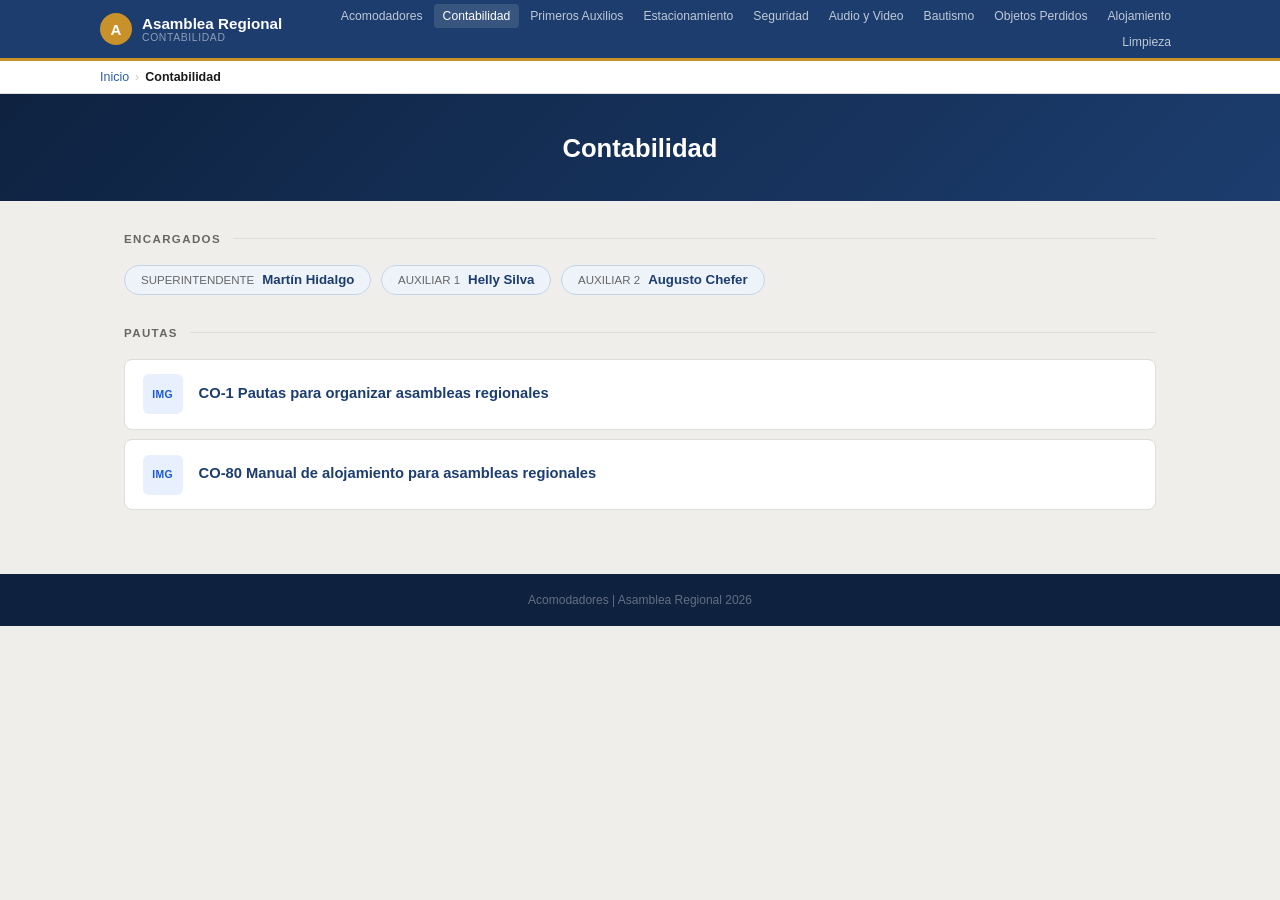
<file: contabilidad.html>
<!DOCTYPE html>
<html lang="es">
<head>
  <meta charset="UTF-8">
  <meta name="viewport" content="width=device-width, initial-scale=1.0">
  <title>Contabilidad — Asamblea Regional</title>
  <link rel="stylesheet" href="style.css">
  <script src="main.js" defer></script>
</head>
<body>

  <header class="site-header">
    <div class="header-inner">
      <a href="index.html" class="site-logo">
        <div class="logo-icon">A</div>
        <div>
          <div class="logo-text">Asamblea Regional</div>
          <div class="logo-sub">CONTABILIDAD</div>
        </div>
      </a>
        <nav class="header-nav">
          <a href="acomodadores.html">Acomodadores</a>
          <a href="contabilidad.html">Contabilidad</a>
          <a href="primeros-auxilios.html">Primeros Auxilios</a>
          <a href="estacionamiento.html">Estacionamiento</a>
          <a href="seguridad.html">Seguridad</a>
          <a href="audio-video.html">Audio y Video</a>
          <a href="bautismo.html">Bautismo</a>
          <a href="objetos-perdidos.html">Objetos Perdidos</a>
          <a href="alojamiento.html">Alojamiento</a>
          <a href="limpieza.html">Limpieza</a>
        </nav>
    </div>
  </header>

  <div class="breadcrumb">
    <div class="breadcrumb-inner">
      <a href="index.html">Inicio</a>
      <span class="sep">›</span> 
      <span class="current">Contabilidad</span>
    </div>
  </div>

  <section class="dept-hero">
    <h1>Contabilidad</h1>
  </section>

  <div class="dept-page-inner">

    <section>
      <div class="section-header"><h2>ENCARGADOS</h2></div>
      <div class="supervisors">
        <div class="supervisor-tag">
          <span class="role">SUPERINTENDENTE</span>
          <strong>Martín Hidalgo</strong>
        </div>
        <div class="supervisor-tag">
          <span class="role">AUXILIAR 1</span>
          <strong>Helly Silva</strong>
        </div>
        <div class="supervisor-tag">
          <span class="role">AUXILIAR 2</span>
          <strong>Augusto Chefer</strong>
        </div>
      </div>
    </section>

    <section>
      <div class="section-header"><h2>PAUTAS</h2></div>
      <div class="doc-list">

        <a href="" class="doc-item">
          <div class="doc-badge art">IMG</div>
          <div class="doc-item-info">
            <div class="doc-title"><b>CO-1</b> Pautas para organizar asambleas regionales</div>
          </div>
        </a>

        <a href="" class="doc-item">
          <div class="doc-badge art">IMG</div>
          <div class="doc-item-info">
            <div class="doc-title"><b>CO-80</b> Manual de alojamiento para asambleas regionales</div>
          </div>
        </a>
      </div>
    </section>
  </div>

  <footer>
    <p>Acomodadores | Asamblea Regional 2026</p>
  </footer>

</body>
</html>
</file>
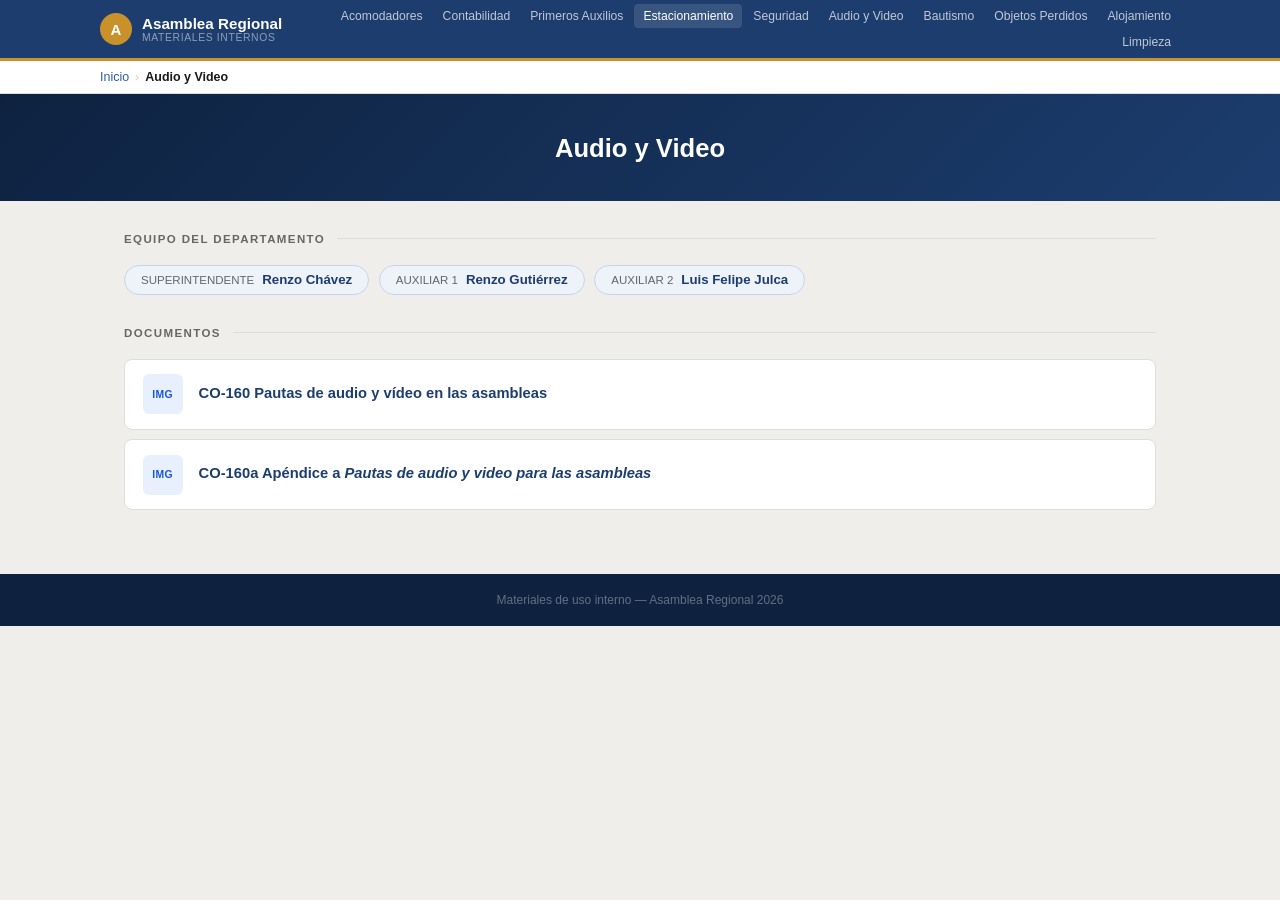
<file: estacionamiento.html>
<!DOCTYPE html>
<html lang="es">
<head>
  <meta charset="UTF-8">
  <meta name="viewport" content="width=device-width, initial-scale=1.0">
  <title>Audio y Video — Asamblea Regional</title>
  <link rel="stylesheet" href="style.css">
  <script src="main.js" defer></script>
</head>
<body>

  <header class="site-header">
    <div class="header-inner">
      <a href="index.html" class="site-logo">
        <div class="logo-icon">A</div>
        <div>
          <div class="logo-text">Asamblea Regional</div>
          <div class="logo-sub">Materiales Internos</div>
        </div>
      </a>
      <nav class="header-nav">
        <a href="acomodadores.html">Acomodadores</a>
        <a href="contabilidad.html">Contabilidad</a>
        <a href="primeros-auxilios.html">Primeros Auxilios</a>
        <a href="estacionamiento.html">Estacionamiento</a>
        <a href="seguridad.html">Seguridad</a>
        <a href="audio-video.html">Audio y Video</a>
        <a href="bautismo.html">Bautismo</a>
        <a href="objetos-perdidos.html">Objetos Perdidos</a>
        <a href="alojamiento.html">Alojamiento</a>
        <a href="limpieza.html">Limpieza</a>
      </nav>
    </div>
  </header>

  <div class="breadcrumb">
    <div class="breadcrumb-inner">
      <a href="index.html">Inicio</a>
      <span class="sep">›</span> 
      <span class="current">Audio y Video</span>
    </div>
  </div>

  <section class="dept-hero">
    <h1>Audio y Video</h1>
  </section>

  <div class="dept-page-inner">

    <section>
      <div class="section-header"><h2>Equipo del Departamento</h2></div>
      <div class="supervisors">
        <div class="supervisor-tag">
          <span class="role">SUPERINTENDENTE</span>
          <strong>Renzo Chávez</strong>
        </div>
        <div class="supervisor-tag">
          <span class="role">AUXILIAR 1</span>
          <strong>Renzo Gutiérrez</strong>
        </div>
        <div class="supervisor-tag">
          <span class="role">AUXILIAR 2</span>
          <strong>Luis Felipe Julca</strong>
        </div>
      </div>
    </section>

    <section>
      <div class="section-header"><h2>Documentos</h2></div>
      <div class="doc-list">

        <a href="CO-160.html" class="doc-item">
          <div class="doc-badge art">IMG</div>
          <div class="doc-item-info">
            <div class="doc-title">CO-160 <b>Pautas de audio y vídeo en las asambleas</b></div>
          </div>
        </a>

        <a href="CO-160a.html" class="doc-item">
          <div class="doc-badge art">IMG</div>
          <div class="doc-item-info">
            <div class="doc-title">CO-160a <b>Apéndice a <i>Pautas de audio y video para las asambleas</i></b></div>
          </div>
        </a>
      </div>
    </section>

  </div>

  <footer>
    <p>Materiales de uso interno &mdash; Asamblea Regional 2026</p>
  </footer>

</body>
</html>
</file>
<file: style.css>
/* ================================================
   MATERIALES DE ASAMBLEA — style.css
   ================================================ */

*, *::before, *::after { box-sizing: border-box; margin: 0; padding: 0; }

:root {
  --navy:      #1c3d6e;
  --navy-dark: #0e2240;
  --navy-mid:  #2b5fa8;
  --gold:      #c8912a;
  --gold-soft: #f5e9d4;
  --bg:        #f0eeea;
  --surface:   #ffffff;
  --border:    #ddd;
  --text:      #1a1a1a;
  --muted:     #666;
}

body {
  font-family: Arial, sans-serif;
  background: var(--bg);
  color: var(--text);
  min-height: 100vh;
  display: flex;
  flex-direction: column;
}

/* ════════════════════════════════
   HEADER
════════════════════════════════ */
.site-header {
  background: var(--navy);
  border-bottom: 3px solid var(--gold);
  padding: 0 1.5rem;
  position: sticky;
  top: 0;
  z-index: 100;
}

.header-inner {
  max-width: 1080px;
  margin: 0 auto;
  display: flex;
  align-items: center;
  justify-content: space-between;
  height: 58px;
  gap: 1rem;
}

.site-logo {
  display: flex;
  align-items: center;
  gap: 10px;
  text-decoration: none;
  color: #fff;
  flex-shrink: 0;
}

.logo-icon {
  width: 32px;
  height: 32px;
  background: var(--gold);
  border-radius: 50%;
  display: flex;
  align-items: center;
  justify-content: center;
  font-size: 15px;
  font-weight: 700;
  color: #fff;
  flex-shrink: 0;
}

.logo-text { font-size: 0.95rem; font-weight: 700; }
.logo-sub  { font-size: 0.65rem; color: rgba(255,255,255,0.5); letter-spacing: 0.06em; text-transform: uppercase; }

.header-nav {
  display: flex;
  align-items: center;
  gap: 2px;
  flex-wrap: wrap;
  justify-content: flex-end;
}

.header-nav a {
  color: rgba(255,255,255,0.72);
  text-decoration: none;
  font-size: 0.76rem;
  padding: 5px 9px;
  border-radius: 4px;
  white-space: nowrap;
  transition: background 0.15s, color 0.15s;
}

.header-nav a:hover,
.header-nav a.active {
  background: rgba(255,255,255,0.12);
  color: #fff;
}

/* ════════════════════════════════
   HERO
════════════════════════════════ */
.hero {
  background: linear-gradient(160deg, var(--navy-dark) 0%, var(--navy) 100%);
  color: #fff;
  text-align: center;
  padding: 3.5rem 1.5rem 3rem;
  position: relative;
  overflow: hidden;
}

.hero::before {
  content: '';
  position: absolute;
  inset: 0;
  background: repeating-linear-gradient(
    -45deg,
    rgba(255,255,255,0.02) 0px,
    rgba(255,255,255,0.02) 1px,
    transparent 1px,
    transparent 32px
  );
}

.hero-inner { position: relative; }

.hero-eyebrow {
  font-size: 0.72rem;
  letter-spacing: 0.14em;
  text-transform: uppercase;
  color: var(--gold);
  font-weight: 700;
  margin-bottom: 0.6rem;
}

.hero h1 {
  font-size: 2.2rem;
  font-weight: 700;
  line-height: 1.15;
  margin-bottom: 0.3rem;
}

.hero-subtitle {
  font-size: 1rem;
  color: rgba(255,255,255,0.6);
  margin-bottom: 1.2rem;
}

.hero-badge {
  display: inline-block;
  background: rgba(200,145,42,0.18);
  border: 1px solid rgba(200,145,42,0.4);
  color: #f0c46a;
  font-size: 0.8rem;
  padding: 0.35rem 1rem;
  border-radius: 40px;
  letter-spacing: 0.04em;
}

/* ════════════════════════════════
   MAIN WRAPPER
════════════════════════════════ */
main {
  flex: 1;
  max-width: 1080px;
  margin: 0 auto;
  width: 100%;
  padding: 2.5rem 1.5rem 4rem;
  display: flex;
  flex-direction: column;
  gap: 3rem;
}

/* ════════════════════════════════
   SECTION HEADER
════════════════════════════════ */
.section-header {
  display: flex;
  align-items: center;
  gap: 0.75rem;
  margin-bottom: 1.25rem;
}

.section-header h2 {
  font-size: 0.72rem;
  font-weight: 700;
  letter-spacing: 0.12em;
  text-transform: uppercase;
  color: var(--muted);
}

.section-header::after {
  content: '';
  flex: 1;
  height: 1px;
  background: var(--border);
}

/* ════════════════════════════════
   INFO GENERAL — lista de docs
════════════════════════════════ */
.info-list {
  display: grid;
  grid-template-columns: repeat(auto-fill, minmax(220px, 1fr));
  gap: 0.6rem;
}

.info-item {
  background: var(--surface);
  border: 1px solid var(--border);
  border-left: 3px solid var(--navy-mid);
  border-radius: 6px;
  padding: 0.7rem 1rem;
  text-decoration: none;
  color: var(--text);
  display: flex;
  align-items: center;
  gap: 0.65rem;
  font-size: 0.88rem;
  transition: border-left-color 0.15s, box-shadow 0.15s;
}

.info-item:hover {
  border-left-color: var(--gold);
  box-shadow: 0 2px 10px rgba(0,0,0,0.08);
}

.info-item .doc-icon { font-size: 1rem; flex-shrink: 0; }
.info-item .doc-name { font-weight: 600; }

/* ════════════════════════════════
   DEPT GRID — tarjetas
════════════════════════════════ */
.dept-grid {
  display: grid;
  grid-template-columns: repeat(3, 1fr);
  gap: 1rem;
}

.dept-grid .dept-card:last-child:nth-child(3n+1) { grid-column: 2; }

.dept-card {
  background: var(--surface);
  border: 1px solid var(--border);
  border-radius: 10px;
  overflow: hidden;
  text-decoration: none;
  color: var(--text);
  display: flex;
  flex-direction: column;
  transition: transform 0.15s, box-shadow 0.15s;
  box-shadow: 0 1px 4px rgba(0,0,0,0.06);
}

.dept-card:hover {
  transform: translateY(-3px);
  box-shadow: 0 6px 20px rgba(0,0,0,0.1);
}

.dept-card-banner {
  height: 80px;
  display: flex;
  align-items: center;
  justify-content: center;
  font-size: 2.2rem;
}

.dept-card-body {
  padding: 0.8rem 1rem;
  border-top: 1px solid var(--border);
}

.dept-card-name {
  font-size: 0.82rem;
  font-weight: 700;
  text-transform: uppercase;
  letter-spacing: 0.04em;
  color: var(--navy);
  margin-bottom: 0.2rem;
}

.dept-card-count { font-size: 0.72rem; color: var(--muted); }

/* Colores de banner */
.banner-1  { background: #dbeafe; }
.banner-2  { background: #fce7f3; }
.banner-3  { background: #dcfce7; }
.banner-4  { background: #fef9c3; }
.banner-5  { background: #fee2e2; }
.banner-6  { background: #e0f2fe; }
.banner-7  { background: #f3e8ff; }
.banner-8  { background: #fdf2f8; }
.banner-9  { background: #ecfdf5; }
.banner-10 { background: #fff7ed; }

/* ════════════════════════════════
   COMITÉ
════════════════════════════════ */
.comite-grid {
  display: flex;
  flex-wrap: wrap;
  gap: 0.75rem;
}

.comite-card {
  background: var(--surface);
  border: 1px solid var(--border);
  border-top: 3px solid var(--navy);
  border-radius: 8px;
  padding: 1rem 1.25rem;
  flex: 1;
  min-width: 160px;
  text-align: center;
}

.comite-name { font-size: 0.92rem; font-weight: 700; color: var(--navy); margin-bottom: 0.2rem; }
.comite-role { font-size: 0.75rem; color: var(--muted); text-transform: uppercase; letter-spacing: 0.05em; }

/* ════════════════════════════════
   PÁGINA DE DEPARTAMENTO
════════════════════════════════ */
.dept-hero {
  background: linear-gradient(135deg, var(--navy-dark), var(--navy));
  color: #fff;
  padding: 2.5rem 1.5rem 2rem;
  text-align: center;
}

.dept-hero .dept-emoji { font-size: 2.5rem; margin-bottom: 0.5rem; display: block; }
.dept-hero h1 { font-size: 1.6rem; font-weight: 700; margin-bottom: 0.4rem; }
.dept-hero p  { font-size: 0.92rem; color: rgba(255,255,255,0.65); max-width: 560px; margin: 0 auto; }

.dept-page-inner {
  max-width: 1080px;
  margin: 0 auto;
  width: 100%;
  padding: 2rem 1.5rem 4rem;
  display: flex;
  flex-direction: column;
  gap: 2rem;
}

.supervisors {
  display: flex;
  flex-wrap: wrap;
  gap: 0.6rem;
}

.supervisor-tag {
  background: #eef2f9;
  border: 1px solid #c5d4ea;
  border-radius: 40px;
  padding: 0.4rem 1rem;
  font-size: 0.83rem;
  display: flex;
  align-items: center;
  gap: 8px;
  color: var(--navy);
}

.supervisor-tag .role { font-size: 0.72rem; color: var(--muted); }

/* ════════════════════════════════
   LISTA DE DOCUMENTOS (dept page)
════════════════════════════════ */
.doc-list {
  display: flex;
  flex-direction: column;
  gap: 0.6rem;
}

.doc-item {
  background: var(--surface);
  border: 1px solid var(--border);
  border-radius: 8px;
  display: flex;
  align-items: center;
  gap: 1rem;
  padding: 0.9rem 1.1rem;
  text-decoration: none;
  color: var(--text);
  transition: border-color 0.15s, box-shadow 0.15s;
}

.doc-item:hover {
  border-color: var(--navy-mid);
  box-shadow: 0 2px 12px rgba(0,0,0,0.08);
}

.doc-badge {
  flex-shrink: 0;
  width: 40px;
  height: 40px;
  border-radius: 6px;
  display: flex;
  align-items: center;
  justify-content: center;
  font-size: 0.65rem;
  font-weight: 700;
  letter-spacing: 0.03em;
  text-transform: uppercase;
}

.doc-badge.art  { background: #e8f0fe; color: #1a56db; }
.doc-badge.pdf  { background: #fde8e8; color: #b91c1c; }
.doc-badge.img  { background: #e8f5e9; color: #2e7d32; }

.doc-item-info { flex: 1; }
.doc-title { font-size: 0.92rem; font-weight: 700; color: var(--navy); margin-bottom: 0.15rem; }
.doc-meta  { font-size: 0.75rem; color: var(--muted); }
.doc-arrow { color: #bbb; font-size: 1rem; flex-shrink: 0; transition: transform 0.15s, color 0.15s; }
.doc-item:hover .doc-arrow { transform: translateX(3px); color: var(--navy-mid); }

/* ════════════════════════════════
   PÁGINA DE DOCUMENTO (reader)
════════════════════════════════ */
.reader-layout {
  display: grid;
  grid-template-columns: 1fr 260px;
  gap: 1.5rem;
  align-items: start;
}

.article {
  background: var(--surface);
  border: 1px solid var(--border);
  border-radius: 10px;
  padding: 2.5rem;
}

.article-header {
  border-bottom: 1px solid var(--border);
  padding-bottom: 1.25rem;
  margin-bottom: 2rem;
}

.article-header h1 {
  font-size: 1.5rem;
  font-weight: 700;
  color: var(--navy);
  margin-bottom: 0.5rem;
  line-height: 1.3;
}

.article-meta {
  display: flex;
  flex-wrap: wrap;
  gap: 0.75rem;
  font-size: 0.8rem;
  color: var(--muted);
  align-items: center;
}

.article-tag {
  background: var(--gold-soft);
  color: var(--gold);
  border-radius: 4px;
  padding: 2px 8px;
  font-weight: 700;
  font-size: 0.72rem;
}

.article-body { font-size: 0.95rem; line-height: 1.8; color: var(--text); }
.article-body h2 { font-size: 1.05rem; color: var(--navy); margin: 1.8rem 0 0.6rem; padding-bottom: 0.3rem; border-bottom: 1px solid var(--border); }
.article-body h3 { font-size: 0.95rem; color: var(--navy); margin: 1.3rem 0 0.4rem; }
.article-body p  { margin-bottom: 1rem; }
.article-body ul,
.article-body ol { padding-left: 1.4rem; margin-bottom: 1rem; }
.article-body li { margin-bottom: 0.35rem; }
.article-body blockquote {
  border-left: 4px solid var(--gold);
  background: var(--gold-soft);
  padding: 0.9rem 1.1rem;
  margin: 1.25rem 0;
  border-radius: 0 6px 6px 0;
  font-style: italic;
  font-size: 0.92rem;
}

.sidebar { display: flex; flex-direction: column; gap: 1rem; }

.sidebar-card {
  background: var(--surface);
  border: 1px solid var(--border);
  border-radius: 8px;
  overflow: hidden;
}

.sidebar-card-head {
  background: var(--navy);
  color: #fff;
  padding: 0.6rem 0.9rem;
  font-size: 0.72rem;
  font-weight: 700;
  text-transform: uppercase;
  letter-spacing: 0.06em;
}

.sidebar-card-body { padding: 0.85rem; }

.dl-btn {
  display: flex;
  align-items: center;
  gap: 8px;
  padding: 0.6rem 0.9rem;
  border-radius: 6px;
  text-decoration: none;
  font-size: 0.84rem;
  font-weight: 700;
  margin-bottom: 0.45rem;
  transition: opacity 0.15s;
}
.dl-btn:last-child { margin-bottom: 0; }
.dl-btn:hover { opacity: 0.82; }
.dl-btn.pdf  { background: #fde8e8; color: #b91c1c; }
.dl-btn.docx { background: #e8f0fe; color: #1a56db; }

.sidebar-info p { font-size: 0.82rem; color: var(--muted); margin-bottom: 0.45rem; }
.sidebar-info p:last-child { margin-bottom: 0; }
.sidebar-info strong { color: var(--text); }

/* ════════════════════════════════
   BREADCRUMB
════════════════════════════════ */
.breadcrumb {
  background: var(--surface);
  border-bottom: 1px solid var(--border);
  padding: 0.55rem 1.5rem;
  font-size: 0.78rem;
  color: var(--muted);
}

.breadcrumb-inner {
  max-width: 1080px;
  margin: 0 auto;
  display: flex;
  align-items: center;
  gap: 6px;
  flex-wrap: wrap;
}

.breadcrumb a { color: var(--navy-mid); text-decoration: none; }
.breadcrumb a:hover { text-decoration: underline; }
.breadcrumb .sep { color: #ccc; }
.breadcrumb .current { color: var(--text); font-weight: 700; }

/* ════════════════════════════════
   FOOTER
════════════════════════════════ */
footer {
  background: var(--navy-dark);
  color: rgba(255,255,255,0.35);
  text-align: center;
  padding: 1.2rem;
  font-size: 0.75rem;
}

/* ════════════════════════════════
   RESPONSIVE
════════════════════════════════ */
@media (max-width: 720px) {
  .header-nav { display: none; }
  .dept-grid  { grid-template-columns: repeat(2, 1fr); }
  .dept-grid .dept-card:last-child:nth-child(3n+1) { grid-column: auto; }
  .reader-layout { grid-template-columns: 1fr; }
  .hero h1 { font-size: 1.6rem; }
}

@media (max-width: 420px) {
  .dept-grid { grid-template-columns: repeat(2, 1fr); }
  .info-list { grid-template-columns: 1fr; }
  .article   { padding: 1.25rem; }
}
</file>
